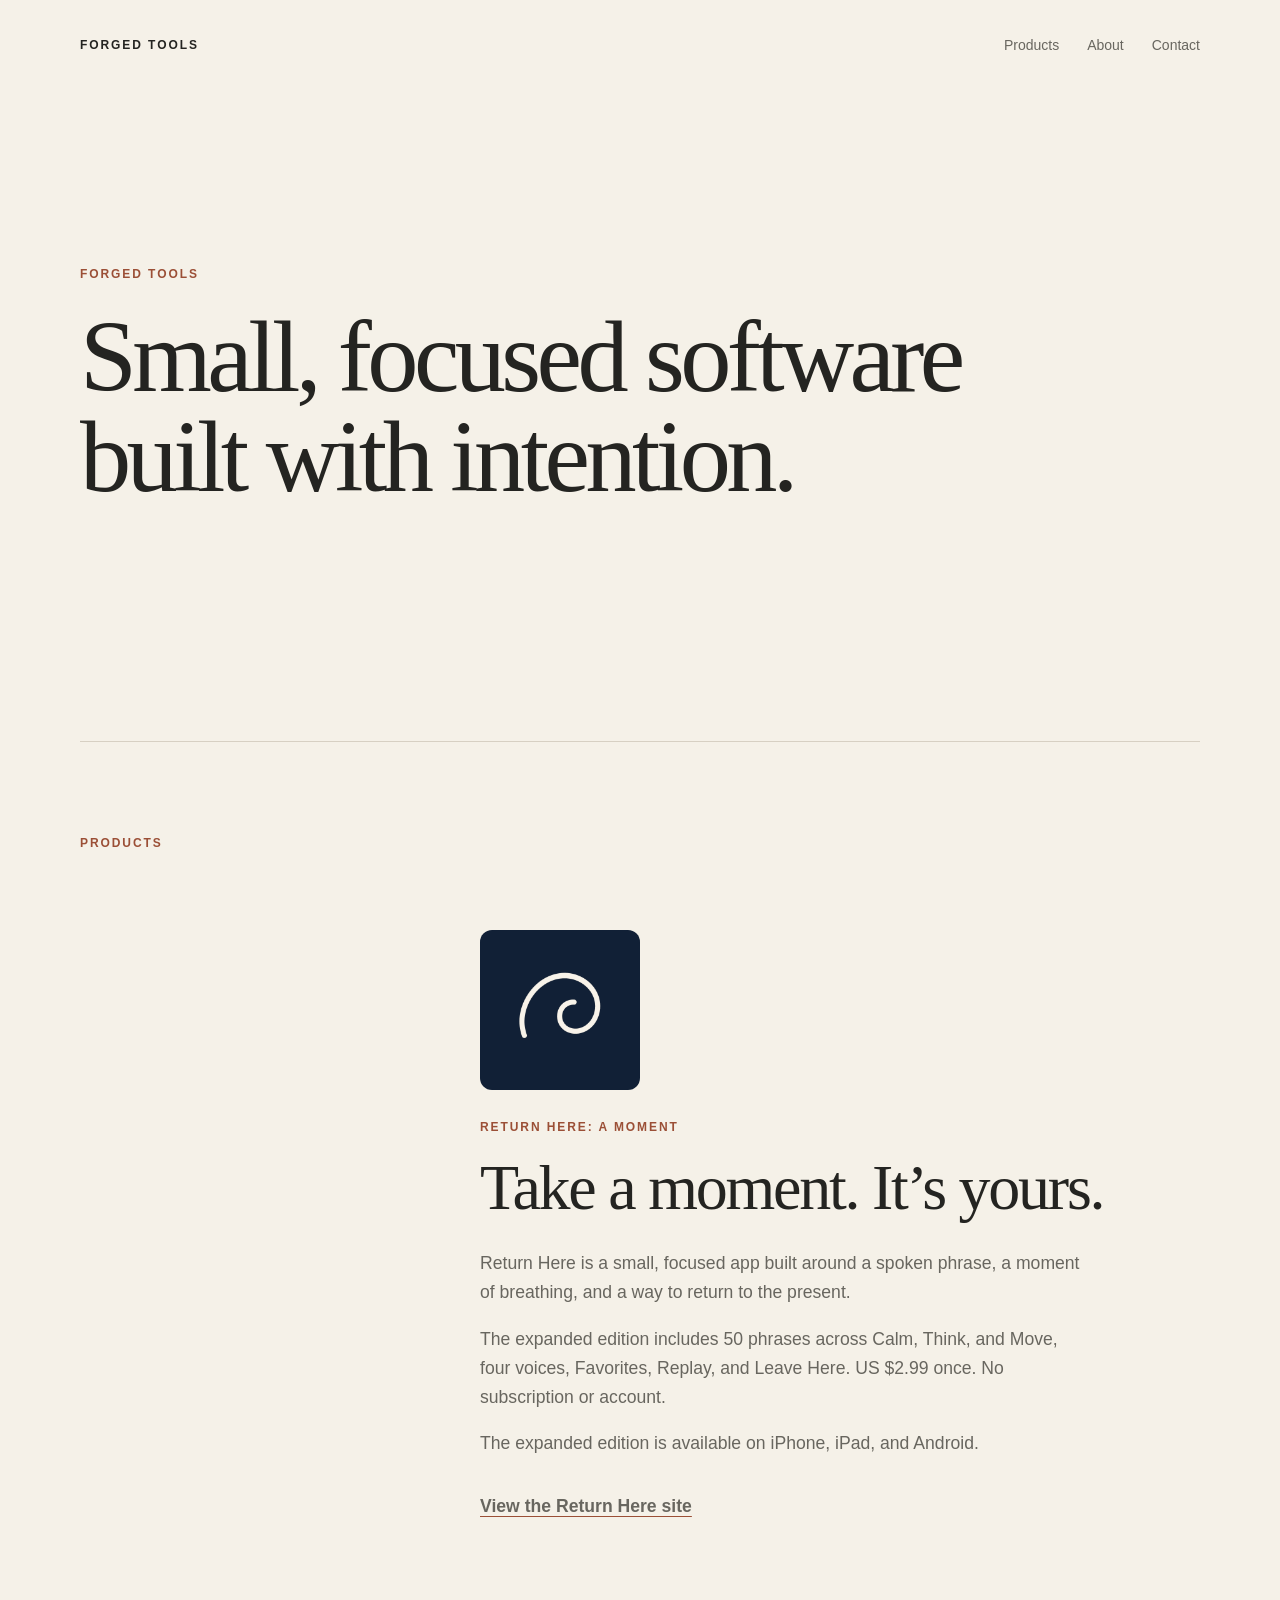
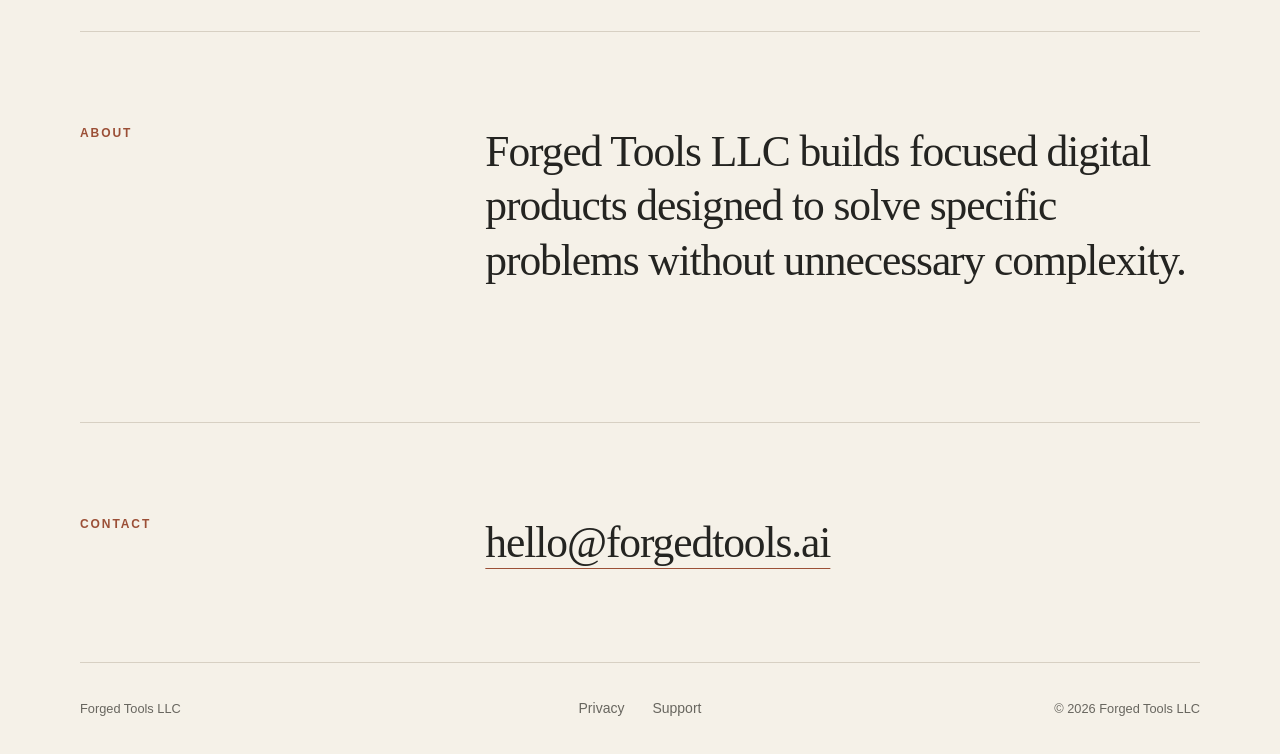
<file: index.html>
<!doctype html>
<html lang="en">
<head>
  <meta charset="utf-8">
  <meta name="viewport" content="width=device-width, initial-scale=1">
  <meta name="description" content="Forged Tools LLC builds small, focused software with intention.">
  <title>Forged Tools LLC — Focused Software</title>
  <link rel="canonical" href="https://forgedtools.ai/">
  <link rel="stylesheet" href="styles.css">
</head>
<body>
  <header class="site-header">
    <a class="wordmark" href="index.html" aria-label="Forged Tools home">Forged Tools</a>
    <nav aria-label="Primary navigation">
      <a href="#products">Products</a>
      <a href="#about">About</a>
      <a href="#contact">Contact</a>
    </nav>
  </header>

  <main>
    <section class="hero" aria-labelledby="hero-title">
      <p class="eyebrow">Forged Tools</p>
      <h1 id="hero-title">Small, focused software<br>built with intention.</h1>
    </section>

    <section class="section" id="products" aria-labelledby="products-title">
      <p class="section-label" id="products-title">Products</p>
      <article class="product">
        <img class="product-icon" src="/assets/return-here-icon.png" width="160" height="160" alt="Return Here cream spiral on navy">
        <p class="product-name">Return Here: A Moment</p>
        <h2>Take a moment. It’s yours.</h2>
        <p>Return Here is a small, focused app built around a spoken phrase, a moment of breathing, and a way to return to the present.</p>
        <p>The expanded edition includes 50 phrases across Calm, Think, and Move, four voices, Favorites, Replay, and Leave Here. US $2.99 once. No subscription or account.</p>
        <p>The expanded edition is available on iPhone, iPad, and Android.</p>
        <p class="status"><a href="/return-here/">View the Return Here site</a></p>
      </article>
    </section>

    <section class="section split" id="about" aria-labelledby="about-title">
      <h2 class="section-label" id="about-title">About</h2>
      <p class="lead">Forged Tools LLC builds focused digital products designed to solve specific problems without unnecessary complexity.</p>
    </section>

    <section class="section split" id="contact" aria-labelledby="contact-title">
      <h2 class="section-label" id="contact-title">Contact</h2>
      <a class="email" href="mailto:hello@forgedtools.ai">hello@forgedtools.ai</a>
    </section>
  </main>

  <footer class="site-footer">
    <p>Forged Tools LLC</p>
    <nav aria-label="Footer navigation">
      <a href="privacy.html">Privacy</a>
      <a href="support.html">Support</a>
    </nav>
    <p>© 2026 Forged Tools LLC</p>
  </footer>
</body>
</html>
</file>
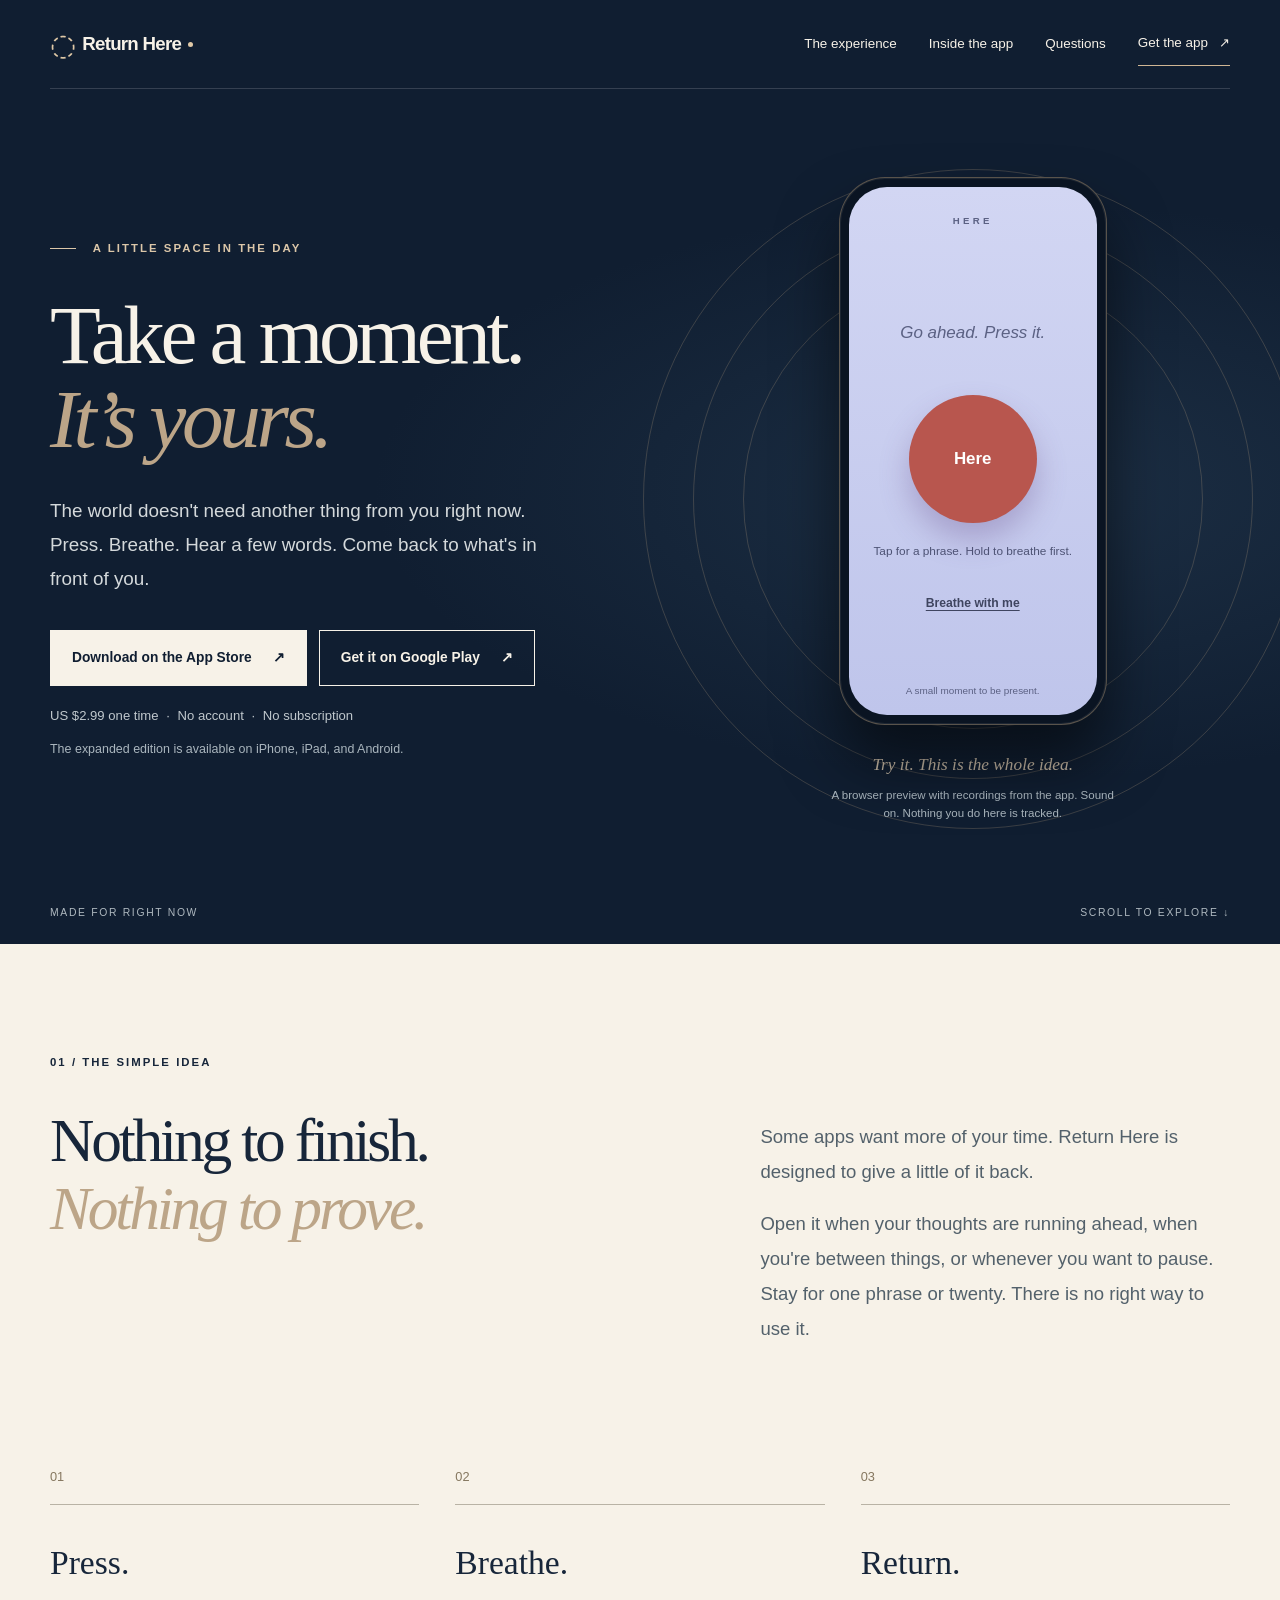
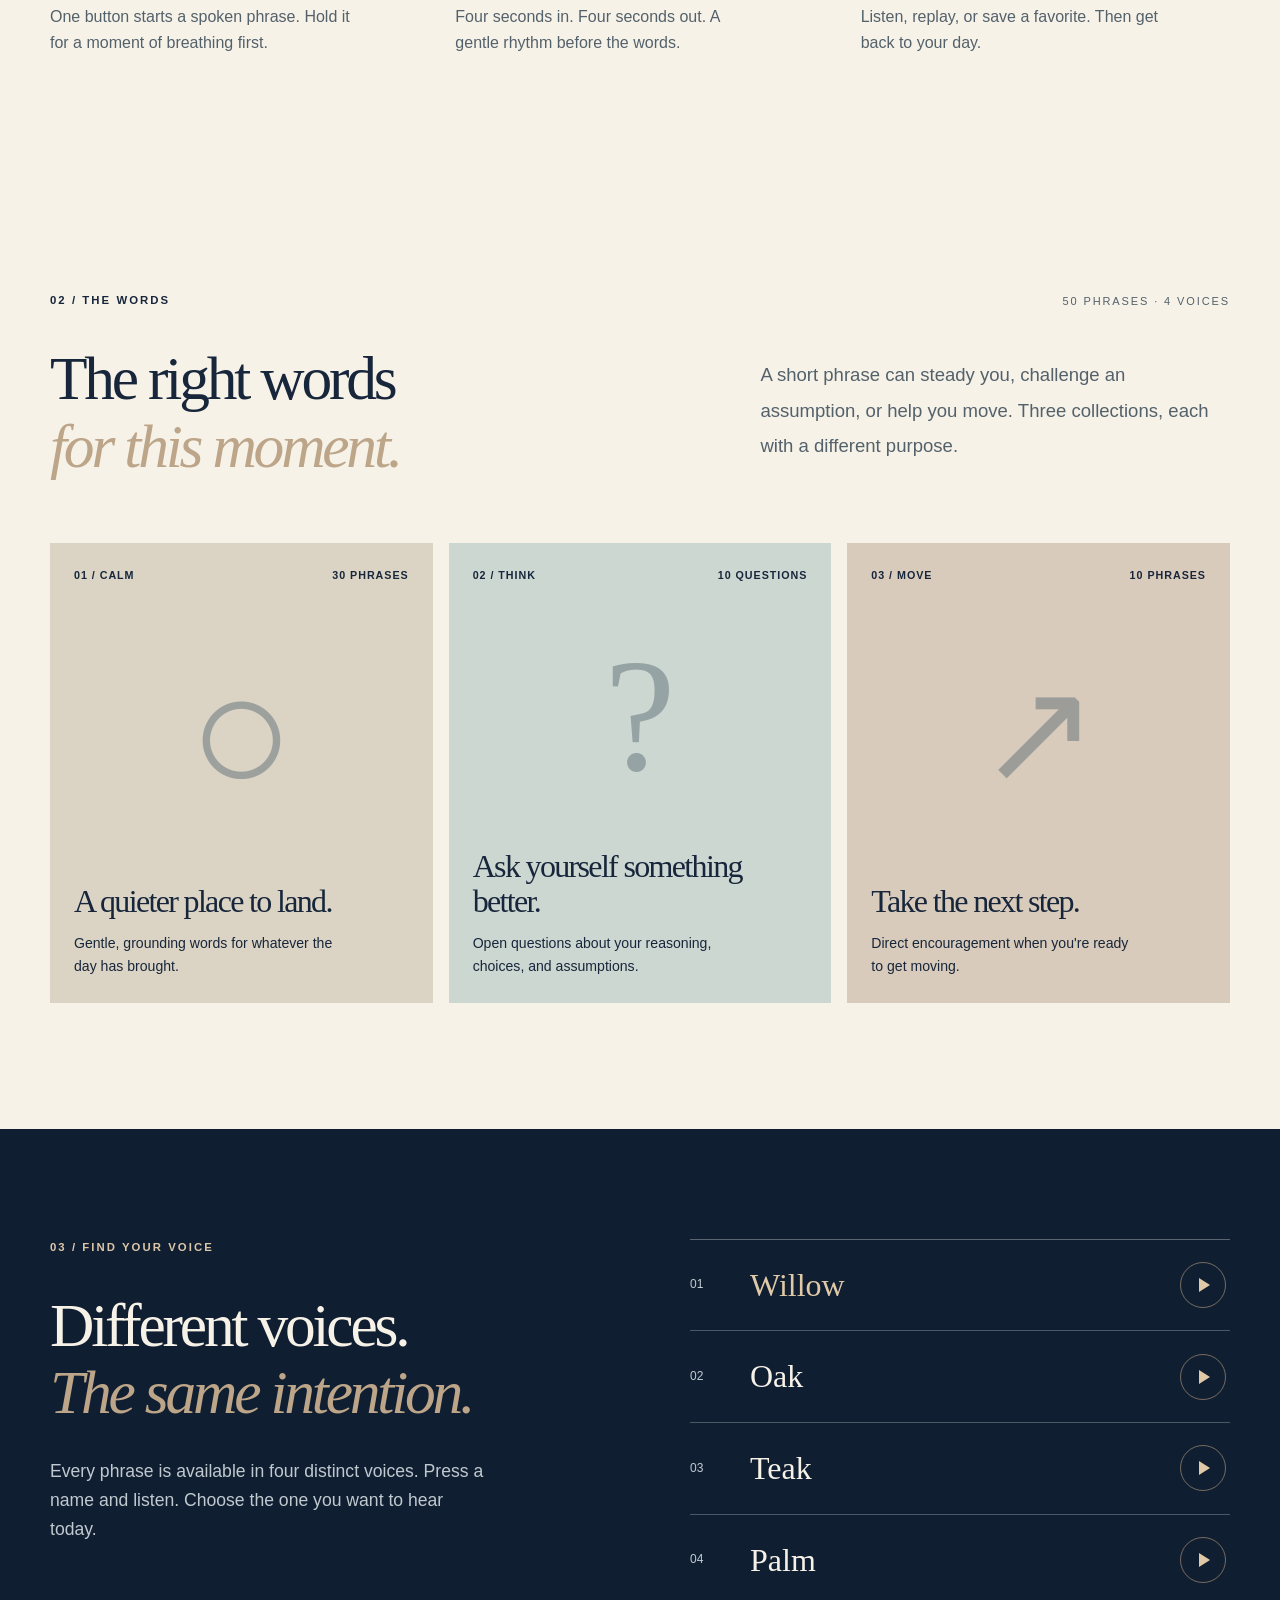
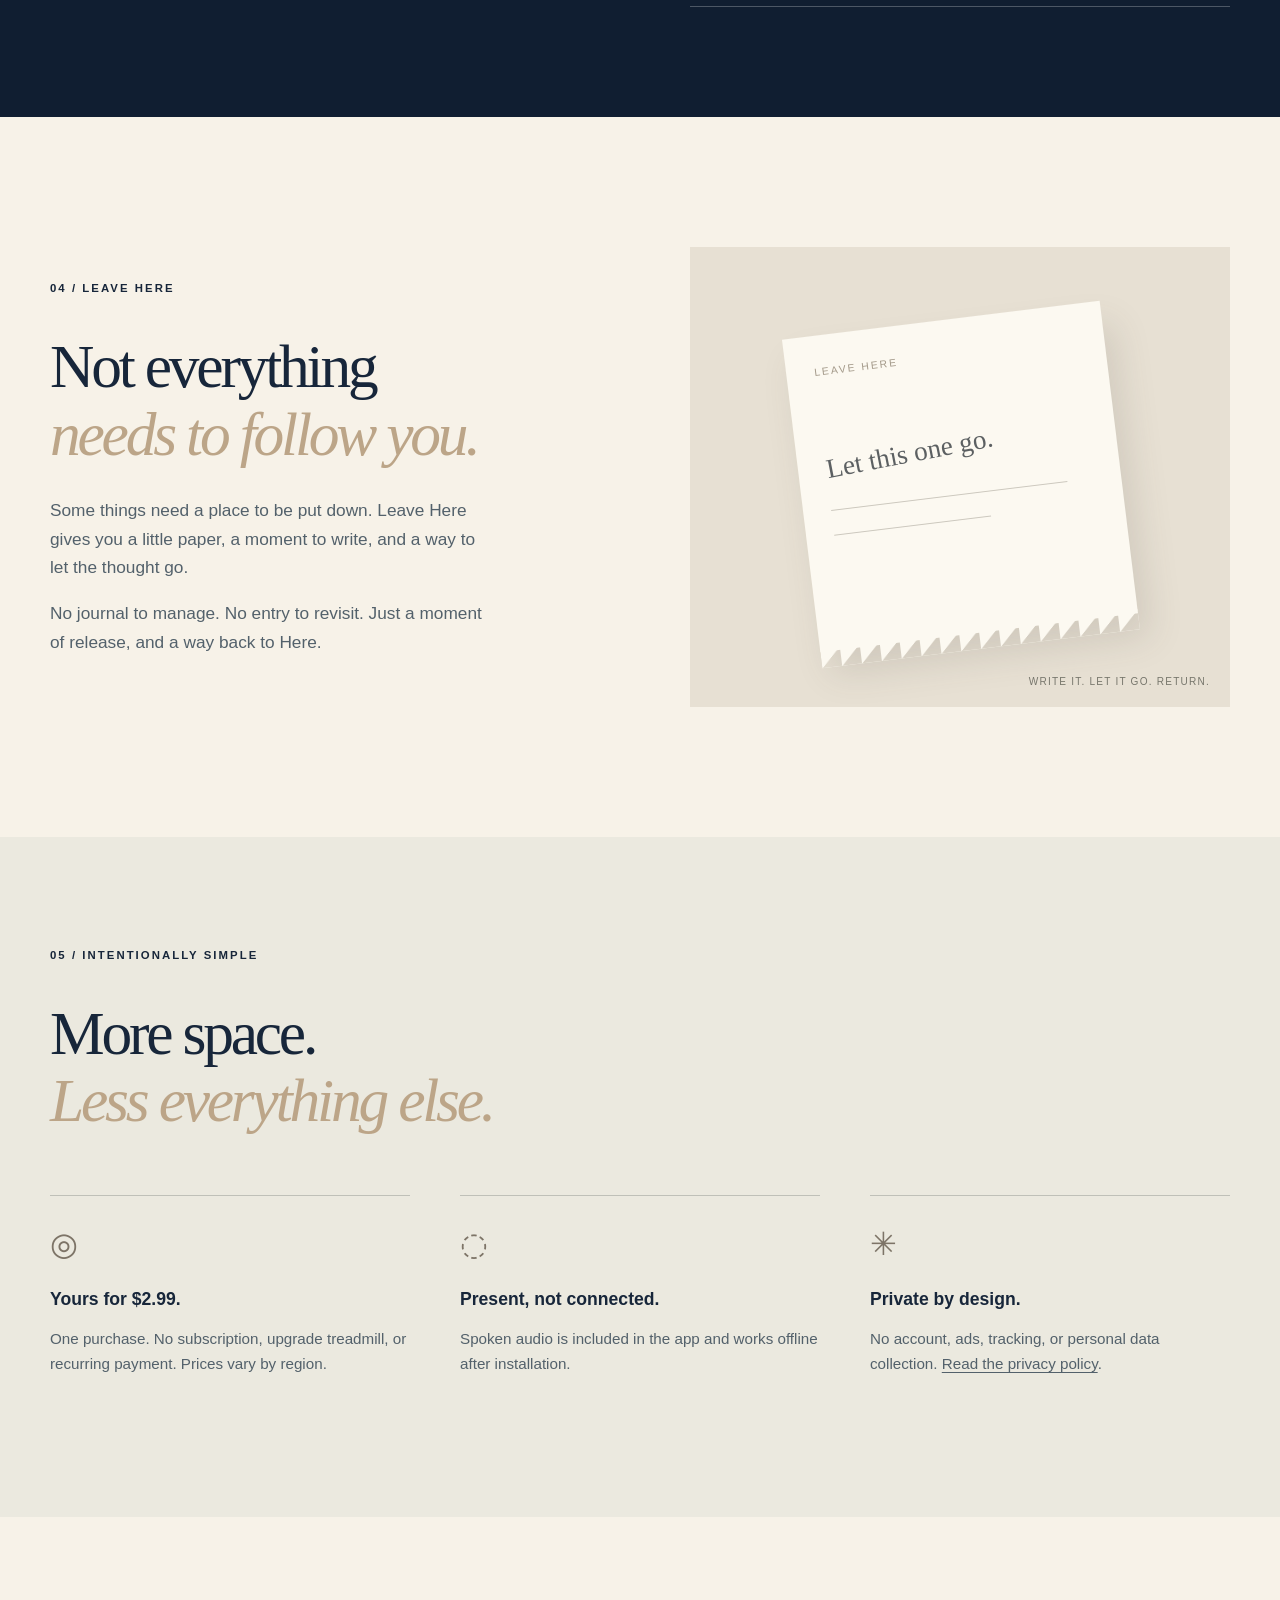
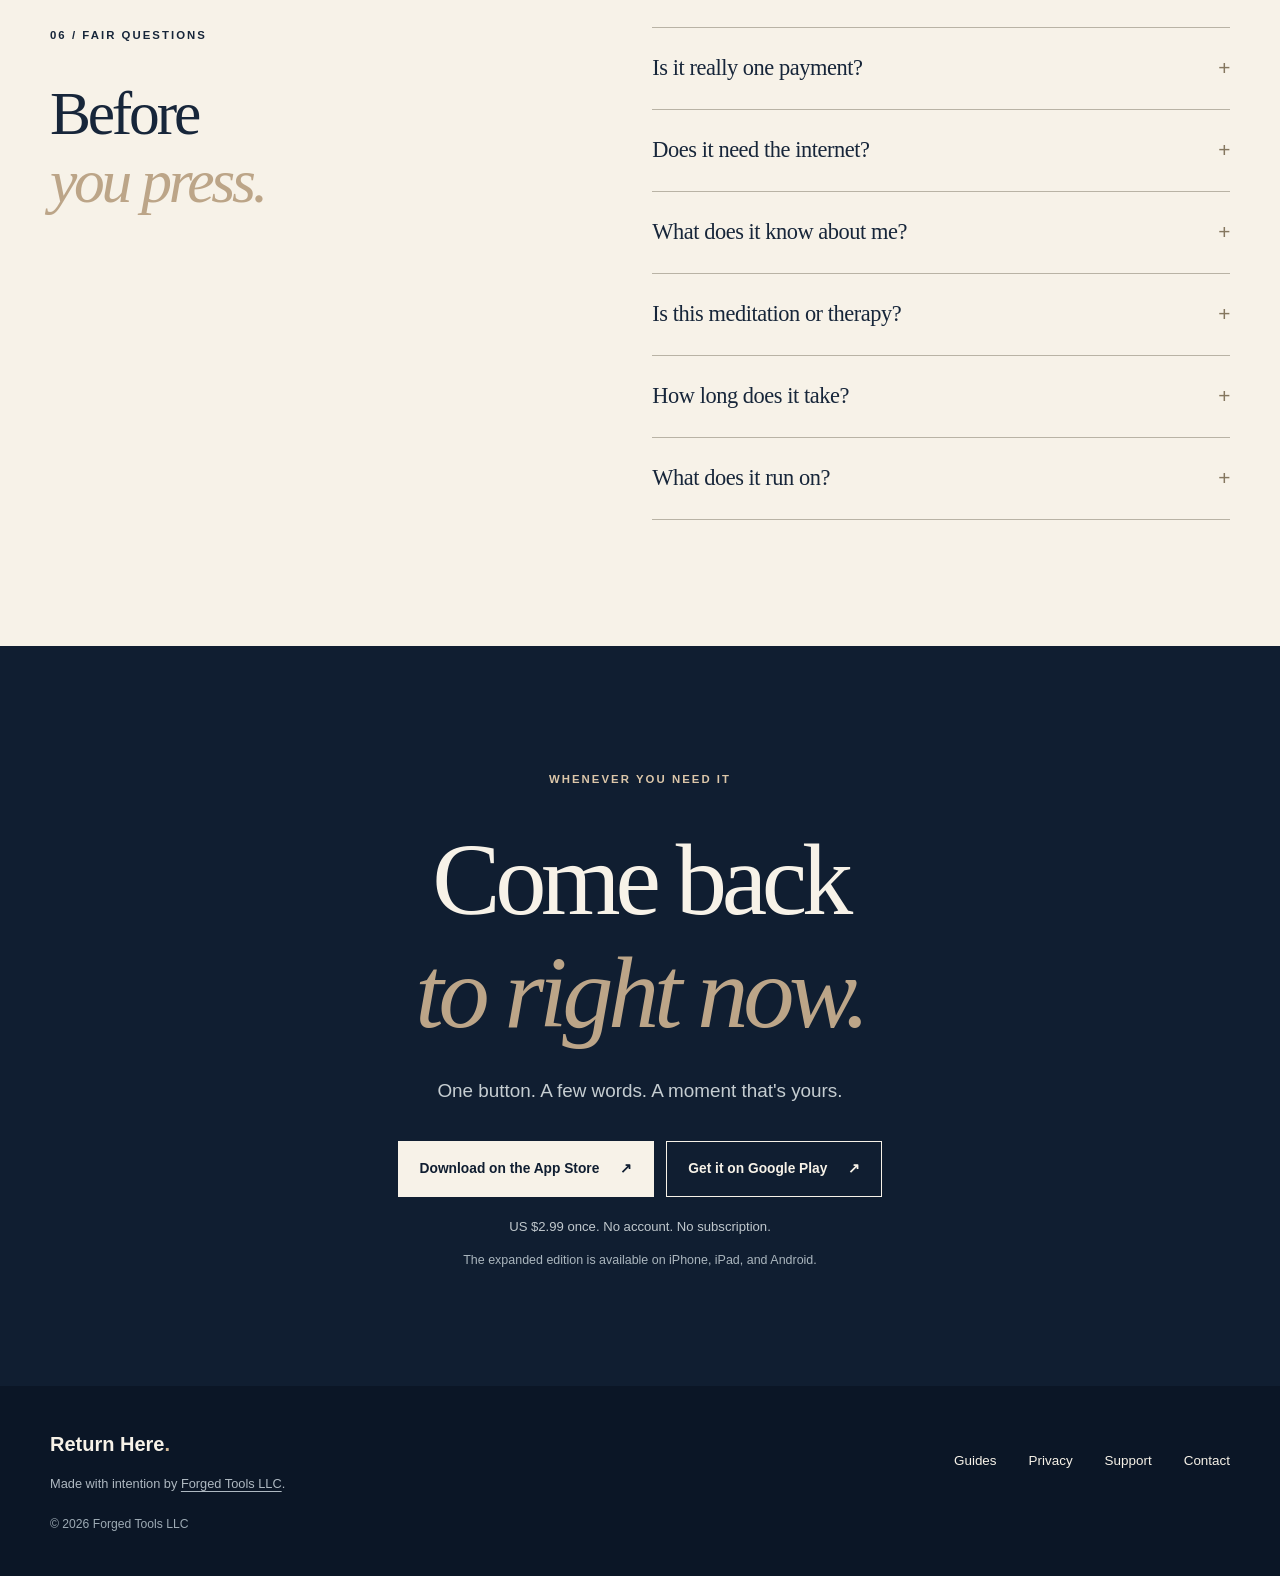
<file: return-here/index.html>
<!doctype html>
<html lang="en">
<head>
  <meta charset="utf-8">
  <meta name="viewport" content="width=device-width, initial-scale=1">
  <meta name="theme-color" content="#101e31">
  <meta name="description" content="Return Here: A Moment. One small pause, 50 spoken phrases across Calm, Think, and Move, four voices, breathing, and Leave Here. $2.99 once. No account or subscription.">
  <title>Return Here: A Moment — Take a moment. It’s yours.</title>
  <link rel="canonical" href="https://forgedtools.ai/return-here/">
  <link rel="icon" type="image/png" href="/assets/return-here-icon.png">
  <link rel="apple-touch-icon" href="/assets/return-here-icon.png">
  <meta property="og:type" content="website">
  <meta property="og:url" content="https://forgedtools.ai/return-here/">
  <meta property="og:title" content="Return Here — Take a moment. It’s yours.">
  <meta property="og:description" content="No feed. No streak. Just a small moment to breathe, listen, and return.">
  <meta property="og:image" content="https://forgedtools.ai/assets/return-here-social.png">
  <meta property="og:image:width" content="1200">
  <meta property="og:image:height" content="630">
  <meta property="og:image:alt" content="Return Here: Take a moment. It’s yours. A cream spiral on navy.">
  <meta name="twitter:card" content="summary_large_image">
  <link rel="stylesheet" href="/return-here.css?v=2026-11-live-demo-2">
  <script type="application/ld+json">
  {
    "@context": "https://schema.org",
    "@type": "MobileApplication",
    "name": "Return Here: A Moment",
    "url": "https://forgedtools.ai/return-here/",
    "image": "https://forgedtools.ai/assets/return-here-icon.png",
    "description": "One button, a moment of breathing, and a short spoken phrase. 50 phrases across Calm, Think, and Move in four voices. No account, ads, or tracking.",
    "operatingSystem": "iOS, Android",
    "offers": { "@type": "Offer", "price": "2.99", "priceCurrency": "USD" },
    "publisher": { "@type": "Organization", "name": "Forged Tools LLC", "url": "https://forgedtools.ai/" }
  }
  </script>
</head>
<body>
  <a class="skip-link" href="#main">Skip to content</a>
  <header class="site-header">
    <div class="wrap nav-wrap">
      <a class="wordmark" href="/return-here/" aria-label="Return Here home"><span class="wordmark-symbol" aria-hidden="true">◌</span> Return Here<span class="brand-dot" aria-hidden="true"></span></a>
      <nav aria-label="Main navigation">
        <a href="#experience">The experience</a>
        <a href="#inside">Inside the app</a>
        <a href="#questions">Questions</a>
        <a class="nav-download" href="#get-the-app">Get the app <span aria-hidden="true">↗</span></a>
      </nav>
    </div>
  </header>

  <main id="main">
    <section class="hero dark-panel" aria-labelledby="hero-title">
      <div class="hero-sheen" aria-hidden="true"></div>
      <div class="wrap hero-grid">
        <div class="hero-copy">
          <p class="eyebrow light-eyebrow"><span class="eyebrow-line" aria-hidden="true"></span> A little space in the day</p>
          <h1 id="hero-title">Take a moment.<br><em>It’s yours.</em></h1>
          <p class="hero-dek">The world doesn't need another thing from you right now. Press. Breathe. Hear a few words. Come back to what's in front of you.</p>
          <div class="store-buttons" aria-label="Download Return Here">
            <a class="button button-primary" data-store="ios" href="https://apps.apple.com/us/app/return-here-a-moment/id6803208554">Download on the App Store <span aria-hidden="true">↗</span></a>
            <a class="button button-primary" data-store="android" href="https://play.google.com/store/apps/details?id=ai.forgedtools.here&amp;referrer=utm_source%3Dforgedtools%26utm_medium%3Dwebsite%26utm_campaign%3Dreturn_here_120">Get it on Google Play <span aria-hidden="true">↗</span></a>
          </div>
          <p class="purchase">US $2.99 one time <span aria-hidden="true">·</span> No account <span aria-hidden="true">·</span> No subscription</p>
          <p class="release-note">The expanded edition is available on iPhone, iPad, and Android.</p>
        </div>
        <div class="hero-art">
          <div class="halo halo-one" aria-hidden="true"></div>
          <div class="halo halo-two" aria-hidden="true"></div>
          <div class="halo halo-three" aria-hidden="true"></div>
          <div class="phone" aria-label="Interactive preview of Return Here">
            <div class="phone-screen">
              <p class="phone-title" aria-hidden="true">HERE</p>
              <p class="phone-phrase is-soft" id="phrase" role="status">Go ahead. Press it.</p>
              <div class="press-wrap">
                <span class="press-ring" aria-hidden="true"></span>
                <button class="press" id="press" type="button">Here</button>
              </div>
              <p class="phone-hint" id="press-hint">Tap for a phrase. Hold to breathe first.</p>
              <button class="phone-link" id="breathe-auto" type="button">Breathe with me</button>
              <p class="phone-foot" aria-hidden="true">A small moment to be present.</p>
            </div>
          </div>
          <p class="hero-art-note">Try it. This is the whole idea.</p>
          <p class="hero-art-fine">A browser preview with recordings from the app. Sound on. Nothing you do here is tracked.</p>
        </div>
      </div>
      <div class="wrap hero-bottom"><span>MADE FOR RIGHT NOW</span><span>SCROLL TO EXPLORE <span aria-hidden="true">↓</span></span></div>
    </section>

    <section class="intro-section paper-panel" id="experience" aria-labelledby="experience-title">
      <div class="wrap">
        <p class="eyebrow">01 / The simple idea</p>
        <div class="editorial-grid">
          <h2 id="experience-title">Nothing to finish.<br><em>Nothing to prove.</em></h2>
          <div class="editorial-copy"><p>Some apps want more of your time. Return Here is designed to give a little of it back.</p><p>Open it when your thoughts are running ahead, when you're between things, or whenever you want to pause. Stay for one phrase or twenty. There is no right way to use it.</p></div>
        </div>
        <div class="steps" aria-label="How Return Here works">
          <article><span class="step-number">01</span><div class="step-rule"></div><h3>Press.</h3><p>One button starts a spoken phrase. Hold it for a moment of breathing first.</p></article>
          <article><span class="step-number">02</span><div class="step-rule"></div><h3>Breathe.</h3><p>Four seconds in. Four seconds out. A gentle rhythm before the words.</p></article>
          <article><span class="step-number">03</span><div class="step-rule"></div><h3>Return.</h3><p>Listen, replay, or save a favorite. Then get back to your day.</p></article>
        </div>
      </div>
    </section>

    <section class="inside-section paper-panel" id="inside" aria-labelledby="inside-title">
      <div class="wrap">
        <div class="section-top"><p class="eyebrow">02 / The words</p><span class="side-label">50 PHRASES · 4 VOICES</span></div>
        <div class="editorial-grid inside-header">
          <h2 id="inside-title">The right words<br><em>for this moment.</em></h2>
          <p class="editorial-copy">A short phrase can steady you, challenge an assumption, or help you move. Three collections, each with a different purpose.</p>
        </div>
        <div class="collections">
          <article class="collection collection-core"><div class="collection-top"><span>01 / CALM</span><span>30 PHRASES</span></div><div class="collection-art" aria-hidden="true"><span class="collection-mark core-mark">○</span></div><div class="collection-bottom"><h3>A quieter place to land.</h3><p>Gentle, grounding words for whatever the day has brought.</p></div></article>
          <article class="collection collection-think"><div class="collection-top"><span>02 / THINK</span><span>10 QUESTIONS</span></div><div class="collection-art" aria-hidden="true"><span class="collection-mark think-mark">?</span></div><div class="collection-bottom"><h3>Ask yourself something better.</h3><p>Open questions about your reasoning, choices, and assumptions.</p></div></article>
          <article class="collection collection-move"><div class="collection-top"><span>03 / MOVE</span><span>10 PHRASES</span></div><div class="collection-art" aria-hidden="true"><span class="collection-mark move-mark">↗</span></div><div class="collection-bottom"><h3>Take the next step.</h3><p>Direct encouragement when you're ready to get moving.</p></div></article>
        </div>
      </div>
    </section>

    <section class="voices-section dark-panel" id="voices" aria-labelledby="voices-title">
      <div class="wrap voices-grid">
        <div>
          <p class="eyebrow light-eyebrow">03 / Find your voice</p>
          <h2 id="voices-title">Different voices.<br><em>The same intention.</em></h2>
          <p>Every phrase is available in four distinct voices. Press a name and listen. Choose the one you want to hear today.</p>
        </div>
        <div class="voices-list" role="group" aria-label="Hear the four voices">
          <button type="button" class="voice" data-voice="willow" aria-pressed="true"><span class="voice-index">01</span><span class="voice-name">Willow</span><span class="voice-play" aria-hidden="true"></span><span class="visually-hidden">Play a phrase in this voice</span></button>
          <button type="button" class="voice" data-voice="oak" aria-pressed="false"><span class="voice-index">02</span><span class="voice-name">Oak</span><span class="voice-play" aria-hidden="true"></span><span class="visually-hidden">Play a phrase in this voice</span></button>
          <button type="button" class="voice" data-voice="teak" aria-pressed="false"><span class="voice-index">03</span><span class="voice-name">Teak</span><span class="voice-play" aria-hidden="true"></span><span class="visually-hidden">Play a phrase in this voice</span></button>
          <button type="button" class="voice" data-voice="palm" aria-pressed="false"><span class="voice-index">04</span><span class="voice-name">Palm</span><span class="voice-play" aria-hidden="true"></span><span class="visually-hidden">Play a phrase in this voice</span></button>
        </div>
      </div>
    </section>

    <section class="leave-section paper-panel" aria-labelledby="leave-title">
      <div class="wrap leave-grid">
        <div class="leave-copy">
          <p class="eyebrow">04 / Leave Here</p>
          <h2 id="leave-title">Not everything<br><em>needs to follow you.</em></h2>
          <p>Some things need a place to be put down. Leave Here gives you a little paper, a moment to write, and a way to let the thought go.</p>
          <p>No journal to manage. No entry to revisit. Just a moment of release, and a way back to Here.</p>
        </div>
        <div class="paper-stage" aria-label="Illustration of a note drifting away">
          <div class="paper-sheet"><p class="paper-caption">LEAVE HERE</p><p class="paper-handwriting">Let this one go.</p><span class="paper-line"></span><span class="paper-line short"></span><div class="paper-tear" aria-hidden="true"></div></div>
          <span class="paper-stage-label">WRITE IT. LET IT GO. RETURN.</span>
        </div>
      </div>
    </section>

    <section class="principles-section mist-panel" aria-labelledby="principles-title">
      <div class="wrap">
        <p class="eyebrow">05 / Intentionally simple</p>
        <h2 id="principles-title">More space.<br><em>Less everything else.</em></h2>
        <div class="principles">
          <article><span class="principle-icon" aria-hidden="true">◎</span><h3>Yours for $2.99.</h3><p>One purchase. No subscription, upgrade treadmill, or recurring payment. Prices vary by region.</p></article>
          <article><span class="principle-icon" aria-hidden="true">◌</span><h3>Present, not connected.</h3><p>Spoken audio is included in the app and works offline after installation.</p></article>
          <article><span class="principle-icon" aria-hidden="true">✳</span><h3>Private by design.</h3><p>No account, ads, tracking, or personal data collection. <a href="/privacy.html">Read the privacy policy</a>.</p></article>
        </div>
      </div>
    </section>

    <section class="faq-section paper-panel" id="questions" aria-labelledby="faq-title">
      <div class="wrap faq-grid">
        <div>
          <p class="eyebrow">06 / Fair questions</p>
          <h2 id="faq-title">Before<br><em>you press.</em></h2>
        </div>
        <div class="faq-list">
          <details><summary>Is it really one payment?</summary><p>Yes. US $2.99 once, and it’s yours. No subscription, no upgrades to buy later. Prices vary by region.</p></details>
          <details><summary>Does it need the internet?</summary><p>No. The spoken audio is included in the app and works offline after installation.</p></details>
          <details><summary>What does it know about me?</summary><p>Nothing. No account, no ads, no tracking, no personal data collection. <a href="/privacy.html">Read the privacy policy</a>.</p></details>
          <details><summary>Is this meditation or therapy?</summary><p>Neither. It’s a short pause: a button, a breath, a few words. It isn’t medical or mental health care.</p></details>
          <details><summary>How long does it take?</summary><p>As long as you like. One phrase takes a few seconds. Stay for one or twenty.</p></details>
          <details><summary>What does it run on?</summary><p>iPhone, iPad, and Android.</p></details>
        </div>
      </div>
    </section>

    <section class="final-section dark-panel" id="get-the-app" aria-labelledby="final-title">
      <div class="wrap final-inner">
        <p class="eyebrow light-eyebrow">WHENEVER YOU NEED IT</p>
        <h2 id="final-title">Come back<br><em>to right now.</em></h2>
        <p>One button. A few words. A moment that's yours.</p>
        <div class="store-buttons" aria-label="Download Return Here">
          <a class="button button-primary" data-store="ios" href="https://apps.apple.com/us/app/return-here-a-moment/id6803208554">Download on the App Store <span aria-hidden="true">↗</span></a>
          <a class="button button-primary" data-store="android" href="https://play.google.com/store/apps/details?id=ai.forgedtools.here&amp;referrer=utm_source%3Dforgedtools%26utm_medium%3Dwebsite%26utm_campaign%3Dreturn_here_120">Get it on Google Play <span aria-hidden="true">↗</span></a>
        </div>
        <p class="purchase">US $2.99 once. No account. No subscription.</p>
        <p class="release-note">The expanded edition is available on iPhone, iPad, and Android.</p>
      </div>
    </section>
  </main>

  <footer class="site-footer">
    <div class="wrap footer-grid">
      <div><a class="footer-brand" href="/return-here/">Return Here<span aria-hidden="true">.</span></a><p>Made with intention by <a href="/">Forged Tools LLC</a>.</p></div>
      <nav aria-label="Footer navigation"><a href="/return-here/guides/">Guides</a><a href="/privacy.html">Privacy</a><a href="/support.html">Support</a><a href="mailto:hello@forgedtools.ai">Contact</a></nav>
      <span class="copyright">© 2026 Forged Tools LLC</span>
    </div>
  </footer>
  <div class="sticky-cta" id="sticky-cta" hidden>
    <span><strong>Return Here</strong> US $2.99 once</span>
    <a class="button button-primary" id="sticky-link" href="#get-the-app">Get the app <span aria-hidden="true">↗</span></a>
  </div>
  <script>
    (() => {
      /* --- Store buttons: put the visitor's own store first. Runs in the browser; nothing is sent anywhere. --- */
      const ua = navigator.userAgent || '';
      const isIOS = /iPhone|iPad|iPod/.test(ua) || (/Macintosh/.test(ua) && navigator.maxTouchPoints > 1);
      const isAndroid = /Android/.test(ua);
      const mine = isIOS ? 'ios' : isAndroid ? 'android' : null;
      if (mine) {
        document.querySelectorAll('.store-buttons').forEach((group) => {
          const own = group.querySelector('[data-store="' + mine + '"]');
          const other = group.querySelector('[data-store]:not([data-store="' + mine + '"])');
          if (!own || !other) return;
          group.prepend(own);
          other.classList.replace('button-primary', 'button-outline');
        });
        const own = document.querySelector('[data-store="' + mine + '"]');
        const sticky = document.getElementById('sticky-link');
        if (own && sticky) sticky.href = own.href;
      }

      /* --- The pressable preview --- */
      const phrases = [
        { id: '05', text: 'The weight does not have to be carried all at once.' },
        { id: '08', text: 'Move forward without rushing.' },
        { id: '13', text: 'You can handle what comes next.' }
      ];
      const voiceNames = { willow: 'Willow', oak: 'Oak', teak: 'Teak', palm: 'Palm' };
      const voiceButtons = document.querySelectorAll('.voice');
      const clipUrl = (voiceId, phraseId) => '/assets/audio/' + voiceId + '-' + phraseId + '.mp3';
      const player = new Audio();
      player.preload = 'none';
      let voice = 'willow', unlocked = false, playingButton = null;
      function markPlaying(button) {
        if (playingButton) playingButton.classList.remove('is-playing');
        playingButton = button;
        if (button) button.classList.add('is-playing');
      }
      function stopAudio() { player.pause(); markPlaying(null); }
      function speak(phraseId, button) {
        stopAudio();
        player.muted = false;
        player.src = clipUrl(voice, phraseId);
        markPlaying(button || null);
        const attempt = player.play();
        if (attempt) attempt.catch(() => markPlaying(null)); /* words still show if sound is blocked */
      }
      /* Phones only allow sound that starts from a touch. A held breath ends 8 seconds later, so wake the player on the touch itself. */
      function unlock() {
        if (unlocked) return;
        unlocked = true;
        player.muted = true;
        player.src = clipUrl(voice, phrases[0].id);
        const attempt = player.play();
        if (attempt) attempt.then(() => { player.pause(); player.muted = false; }).catch(() => { player.muted = false; });
      }
      player.addEventListener('ended', () => markPlaying(null));
      function chooseVoice(voiceId) {
        voice = voiceId;
        voiceButtons.forEach((button) => button.setAttribute('aria-pressed', String(button.dataset.voice === voiceId)));
      }
      voiceButtons.forEach((button) => {
        button.addEventListener('click', () => {
          if (playingButton === button) { stopAudio(); return; }
          unlocked = true;
          chooseVoice(button.dataset.voice);
          speak(phrases[0].id, button);
        });
      });
      const press = document.getElementById('press');
      const phrase = document.getElementById('phrase');
      const hint = document.getElementById('press-hint');
      const auto = document.getElementById('breathe-auto');
      const HOLD_MS = 350;
      let index = -1, shown = 0, swapId = 0;
      let holdTimer = null, breathTimers = [], breathing = false, held = false, skipClick = false;

      function setText(text, soft) {
        const id = ++swapId;
        phrase.classList.add('is-swapping');
        window.setTimeout(() => {
          if (id !== swapId) return;
          phrase.textContent = text;
          phrase.classList.toggle('is-soft', soft);
          phrase.classList.remove('is-swapping');
        }, 220);
      }
      function stopBreath() {
        breathTimers.forEach(window.clearTimeout);
        breathTimers = [];
        breathing = false;
        press.classList.remove('is-inhale', 'is-exhale');
      }
      function showPhrase() {
        stopBreath();
        index = (index + 1) % phrases.length;
        shown += 1;
        press.classList.add('is-touched');
        setText(phrases[index].text, false);
        speak(phrases[index].id);
        hint.textContent = shown < 3
          ? 'Spoken by ' + voiceNames[voice] + '. Hold to breathe first.'
          : '47 more in the app. Four voices to choose from below.';
      }
      function startBreath() {
        stopBreath();
        stopAudio();
        breathing = true;
        press.classList.add('is-touched', 'is-inhale');
        setText('Breathe in.', true);
        breathTimers.push(window.setTimeout(() => {
          press.classList.replace('is-inhale', 'is-exhale');
          setText('Breathe out.', true);
        }, 4000));
        breathTimers.push(window.setTimeout(showPhrase, 8000));
      }
      press.addEventListener('pointerdown', (event) => {
        if (event.button) return;
        unlock();
        held = false;
        window.clearTimeout(holdTimer);
        holdTimer = window.setTimeout(() => { held = true; startBreath(); }, HOLD_MS);
      });
      function release() {
        window.clearTimeout(holdTimer);
        if (!held) return;
        held = false;
        skipClick = true;
        window.setTimeout(() => { skipClick = false; }, 400);
        if (breathing) showPhrase(); /* letting go early plays the next phrase, as in the app */
      }
      press.addEventListener('pointerup', release);
      press.addEventListener('pointercancel', release);
      press.addEventListener('pointerleave', release);
      press.addEventListener('contextmenu', (event) => event.preventDefault());
      press.addEventListener('click', () => {
        if (skipClick) { skipClick = false; return; }
        showPhrase();
      });
      auto.addEventListener('click', () => { unlock(); startBreath(); });
      document.addEventListener('visibilitychange', () => {
        if (!document.hidden) return;
        stopAudio();
        if (breathing) { stopBreath(); setText('Go ahead. Press it.', true); }
      });

      /* --- Small-screen download bar: appears once the hero buttons scroll away --- */
      const bar = document.getElementById('sticky-cta');
      const heroButtons = document.querySelector('.hero .store-buttons');
      const finalSection = document.getElementById('get-the-app');
      if (bar && 'IntersectionObserver' in window) {
        const seen = new Map();
        const update = () => {
          const show = seen.get(heroButtons) === false && seen.get(finalSection) !== true
            && heroButtons.getBoundingClientRect().top < 0;
          bar.hidden = false;
          bar.classList.toggle('is-visible', show);
        };
        const watcher = new IntersectionObserver((entries) => {
          entries.forEach((entry) => seen.set(entry.target, entry.isIntersecting));
          update();
        });
        watcher.observe(heroButtons);
        watcher.observe(finalSection);
      }

      /* --- Sections ease in as they arrive (skipped when reduced motion is on) --- */
      const calm = window.matchMedia('(prefers-reduced-motion: reduce)').matches;
      if (!calm && 'IntersectionObserver' in window) {
        const items = document.querySelectorAll('main section:not(.hero) .wrap > *, .steps article, .collection, .voices-list > .voice, .principles article, .faq-list details');
        const reveal = new IntersectionObserver((entries) => {
          entries.forEach((entry) => {
            if (!entry.isIntersecting) return;
            entry.target.classList.add('is-in');
            reveal.unobserve(entry.target);
          });
        }, { rootMargin: '0px 0px -8% 0px' });
        items.forEach((item) => { item.classList.add('reveal'); reveal.observe(item); });
      }
    })();
  </script>
</body>
</html>
</file>
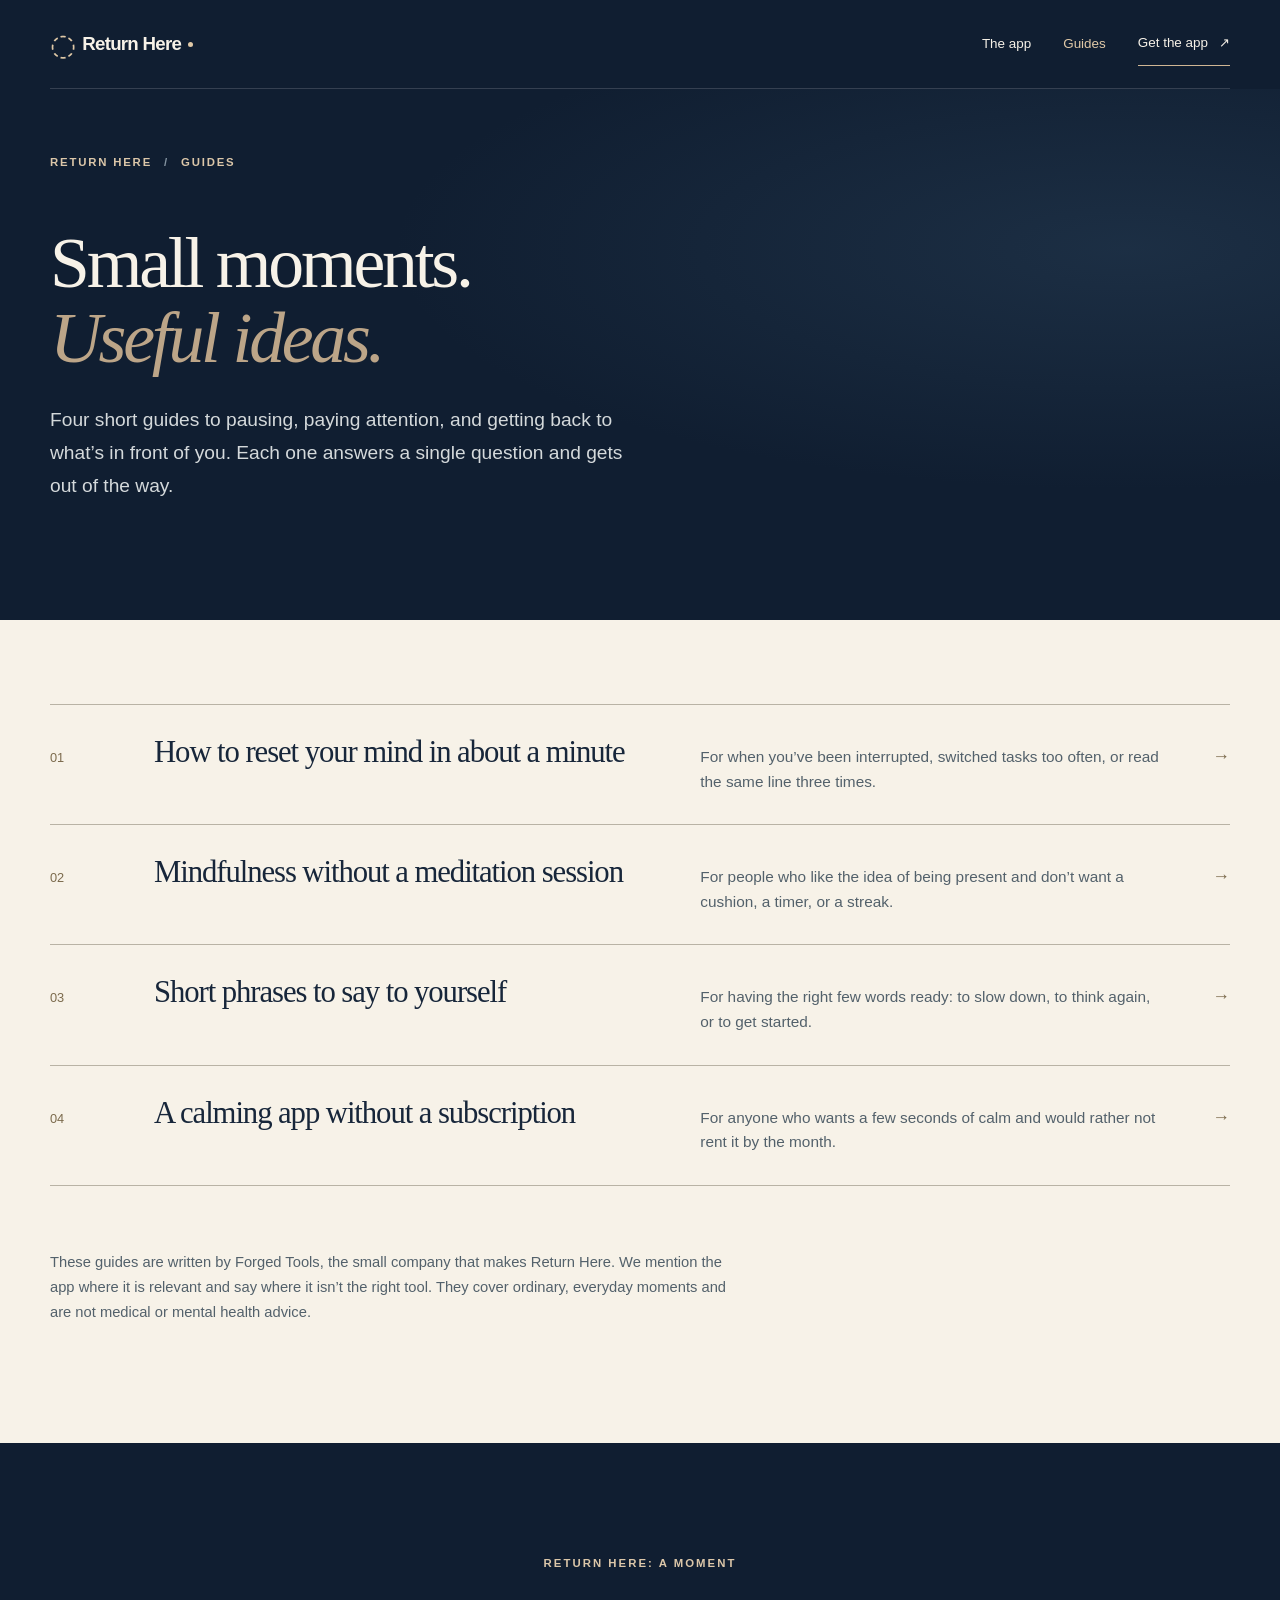
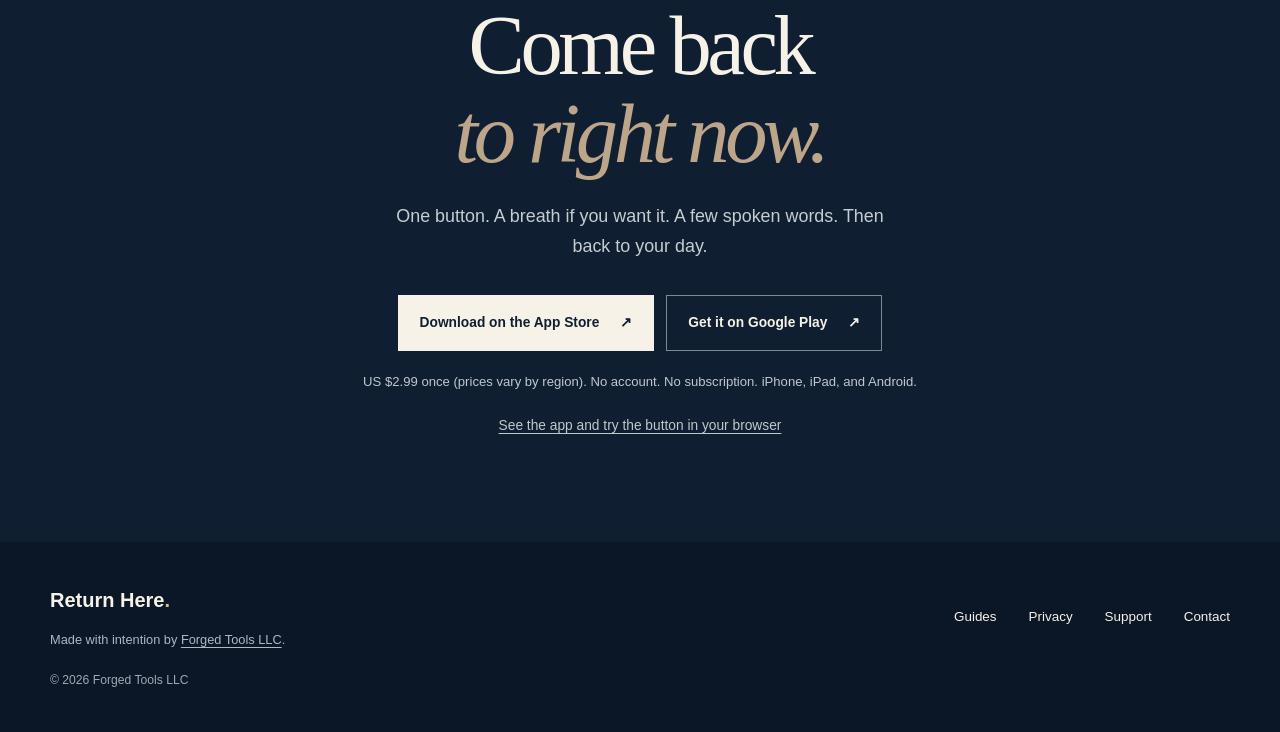
<file: return-here/guides/index.html>
<!doctype html>
<html lang="en">
<head>
  <meta charset="utf-8">
  <meta name="viewport" content="width=device-width, initial-scale=1">
  <meta name="theme-color" content="#101e31">
  <title>Guides: short pauses, everyday mindfulness, calmer apps | Return Here</title>
  <meta name="description" content="Four short guides from the makers of Return Here: a one-minute mental reset, mindfulness without meditating, phrases worth keeping, and no-subscription calming apps.">
  <link rel="canonical" href="https://forgedtools.ai/return-here/guides/">
  <link rel="icon" type="image/png" href="/assets/return-here-icon.png">
  <link rel="apple-touch-icon" href="/assets/return-here-icon.png">
  <meta property="og:type" content="website">
  <meta property="og:site_name" content="Return Here">
  <meta property="og:url" content="https://forgedtools.ai/return-here/guides/">
  <meta property="og:title" content="Return Here guides">
  <meta property="og:description" content="Four short guides from the makers of Return Here: a one-minute mental reset, mindfulness without meditating, phrases worth keeping, and no-subscription calming apps.">
  <meta property="og:image" content="https://forgedtools.ai/assets/return-here-social.png">
  <meta property="og:image:width" content="1200">
  <meta property="og:image:height" content="630">
  <meta property="og:image:alt" content="Return Here: Take a moment. It’s yours. A cream spiral on navy.">
  <meta name="twitter:card" content="summary_large_image">
  <link rel="stylesheet" href="/return-here-guides.css?v=2026-11-guides-2">
  <script src="/return-here-guides.js?v=2026-11-guides-2" defer></script>
  <script type="application/ld+json">{"@context": "https://schema.org", "@type": "CollectionPage", "name": "Return Here guides", "description": "Four short guides from the makers of Return Here: a one-minute mental reset, mindfulness without meditating, phrases worth keeping, and no-subscription calming apps.", "url": "https://forgedtools.ai/return-here/guides/", "isPartOf": {"@type": "WebSite", "name": "Return Here", "url": "https://forgedtools.ai/return-here/"}, "publisher": {"@type": "Organization", "name": "Forged Tools LLC", "url": "https://forgedtools.ai/"}, "mainEntity": {"@type": "ItemList", "itemListElement": [{"@type": "ListItem", "position": 1, "name": "How to reset your mind in about a minute", "url": "https://forgedtools.ai/return-here/guides/quick-mental-reset/"}, {"@type": "ListItem", "position": 2, "name": "Mindfulness without a meditation session", "url": "https://forgedtools.ai/return-here/guides/mindfulness-without-meditation/"}, {"@type": "ListItem", "position": 3, "name": "Short phrases to say to yourself", "url": "https://forgedtools.ai/return-here/guides/short-spoken-reminders/"}, {"@type": "ListItem", "position": 4, "name": "A calming app without a subscription", "url": "https://forgedtools.ai/return-here/guides/calming-app-without-subscription/"}]}}</script>
  <script type="application/ld+json">{"@context": "https://schema.org", "@type": "BreadcrumbList", "itemListElement": [{"@type": "ListItem", "position": 1, "name": "Return Here", "item": "https://forgedtools.ai/return-here/"}, {"@type": "ListItem", "position": 2, "name": "Guides"}]}</script>
</head>
<body>
  <a class="skip-link" href="#main">Skip to content</a>
  <header class="site-header">
    <div class="wrap nav-wrap">
      <a class="wordmark" href="/return-here/" aria-label="Return Here home"><span class="wordmark-symbol" aria-hidden="true">◌</span> Return Here<span class="brand-dot" aria-hidden="true"></span></a>
      <nav aria-label="Main navigation">
        <a class="nav-app" href="/return-here/">The app</a>
        <a href="/return-here/guides/" aria-current="page">Guides</a>
        <a class="nav-download" href="#get-the-app">Get the app <span aria-hidden="true">↗</span></a>
      </nav>
    </div>
  </header>

  <main id="main">
    <header class="guide-hero dark-panel">
      <div class="wrap">
        <nav class="crumbs" aria-label="Breadcrumb"><ol><li><a href="/return-here/">Return Here</a></li><li aria-current="page">Guides</li></ol></nav>
        <h1>Small moments.<br><em>Useful ideas.</em></h1>
        <p class="guide-dek">Four short guides to pausing, paying attention, and getting back to what’s in front of you. Each one answers a single question and gets out of the way.</p>
      </div>
    </header>

    <div class="index-body">
      <div class="wrap">
        <h2 class="visually-hidden">All guides</h2>
        <ol class="guide-list">
          <li><a href="/return-here/guides/quick-mental-reset/"><span class="guide-num">01</span><span class="guide-title">How to reset your mind in about a minute</span><span class="guide-for">For when you’ve been interrupted, switched tasks too often, or read the same line three times.</span><span class="guide-arrow" aria-hidden="true">→</span></a></li>
          <li><a href="/return-here/guides/mindfulness-without-meditation/"><span class="guide-num">02</span><span class="guide-title">Mindfulness without a meditation session</span><span class="guide-for">For people who like the idea of being present and don’t want a cushion, a timer, or a streak.</span><span class="guide-arrow" aria-hidden="true">→</span></a></li>
          <li><a href="/return-here/guides/short-spoken-reminders/"><span class="guide-num">03</span><span class="guide-title">Short phrases to say to yourself</span><span class="guide-for">For having the right few words ready: to slow down, to think again, or to get started.</span><span class="guide-arrow" aria-hidden="true">→</span></a></li>
          <li><a href="/return-here/guides/calming-app-without-subscription/"><span class="guide-num">04</span><span class="guide-title">A calming app without a subscription</span><span class="guide-for">For anyone who wants a few seconds of calm and would rather not rent it by the month.</span><span class="guide-arrow" aria-hidden="true">→</span></a></li>
        </ol>
        <p class="index-about">These guides are written by Forged Tools, the small company that makes Return Here. We mention the app where it is relevant and say where it isn’t the right tool. They cover ordinary, everyday moments and are not medical or mental health advice.</p>
      </div>
    </div>

    <section class="final-section dark-panel" id="get-the-app" aria-labelledby="final-title">
      <div class="wrap final-inner">
        <p class="eyebrow light-eyebrow">Return Here: A Moment</p>
        <h2 id="final-title">Come back<br><em>to right now.</em></h2>
        <p class="final-lede">One button. A breath if you want it. A few spoken words. Then back to your day.</p>
        <div class="store-buttons" aria-label="Download Return Here">
          <a class="button button-primary" data-store="ios" href="https://apps.apple.com/us/app/return-here-a-moment/id6803208554">Download on the App Store <span aria-hidden="true">↗</span></a>
          <a class="button button-outline" data-store="android" href="https://play.google.com/store/apps/details?id=ai.forgedtools.here&amp;referrer=utm_source%3Dforgedtools%26utm_medium%3Dguides%26utm_campaign%3Dguides-index">Get it on Google Play <span aria-hidden="true">↗</span></a>
        </div>
        <p class="purchase">US $2.99 once (prices vary by region). No account. No subscription. iPhone, iPad, and Android.</p>
        <p class="final-more"><a href="/return-here/">See the app and try the button in your browser</a></p>
      </div>
    </section>
  </main>

  <footer class="site-footer">
    <div class="wrap footer-grid">
      <div><a class="footer-brand" href="/return-here/">Return Here<span aria-hidden="true">.</span></a><p>Made with intention by <a href="/">Forged Tools LLC</a>.</p></div>
      <nav aria-label="Footer navigation"><a href="/return-here/guides/">Guides</a><a href="/privacy.html">Privacy</a><a href="/support.html">Support</a><a href="mailto:hello@forgedtools.ai">Contact</a></nav>
      <span class="copyright">© 2026 Forged Tools LLC</span>
    </div>
  </footer>
</body>
</html>
</file>
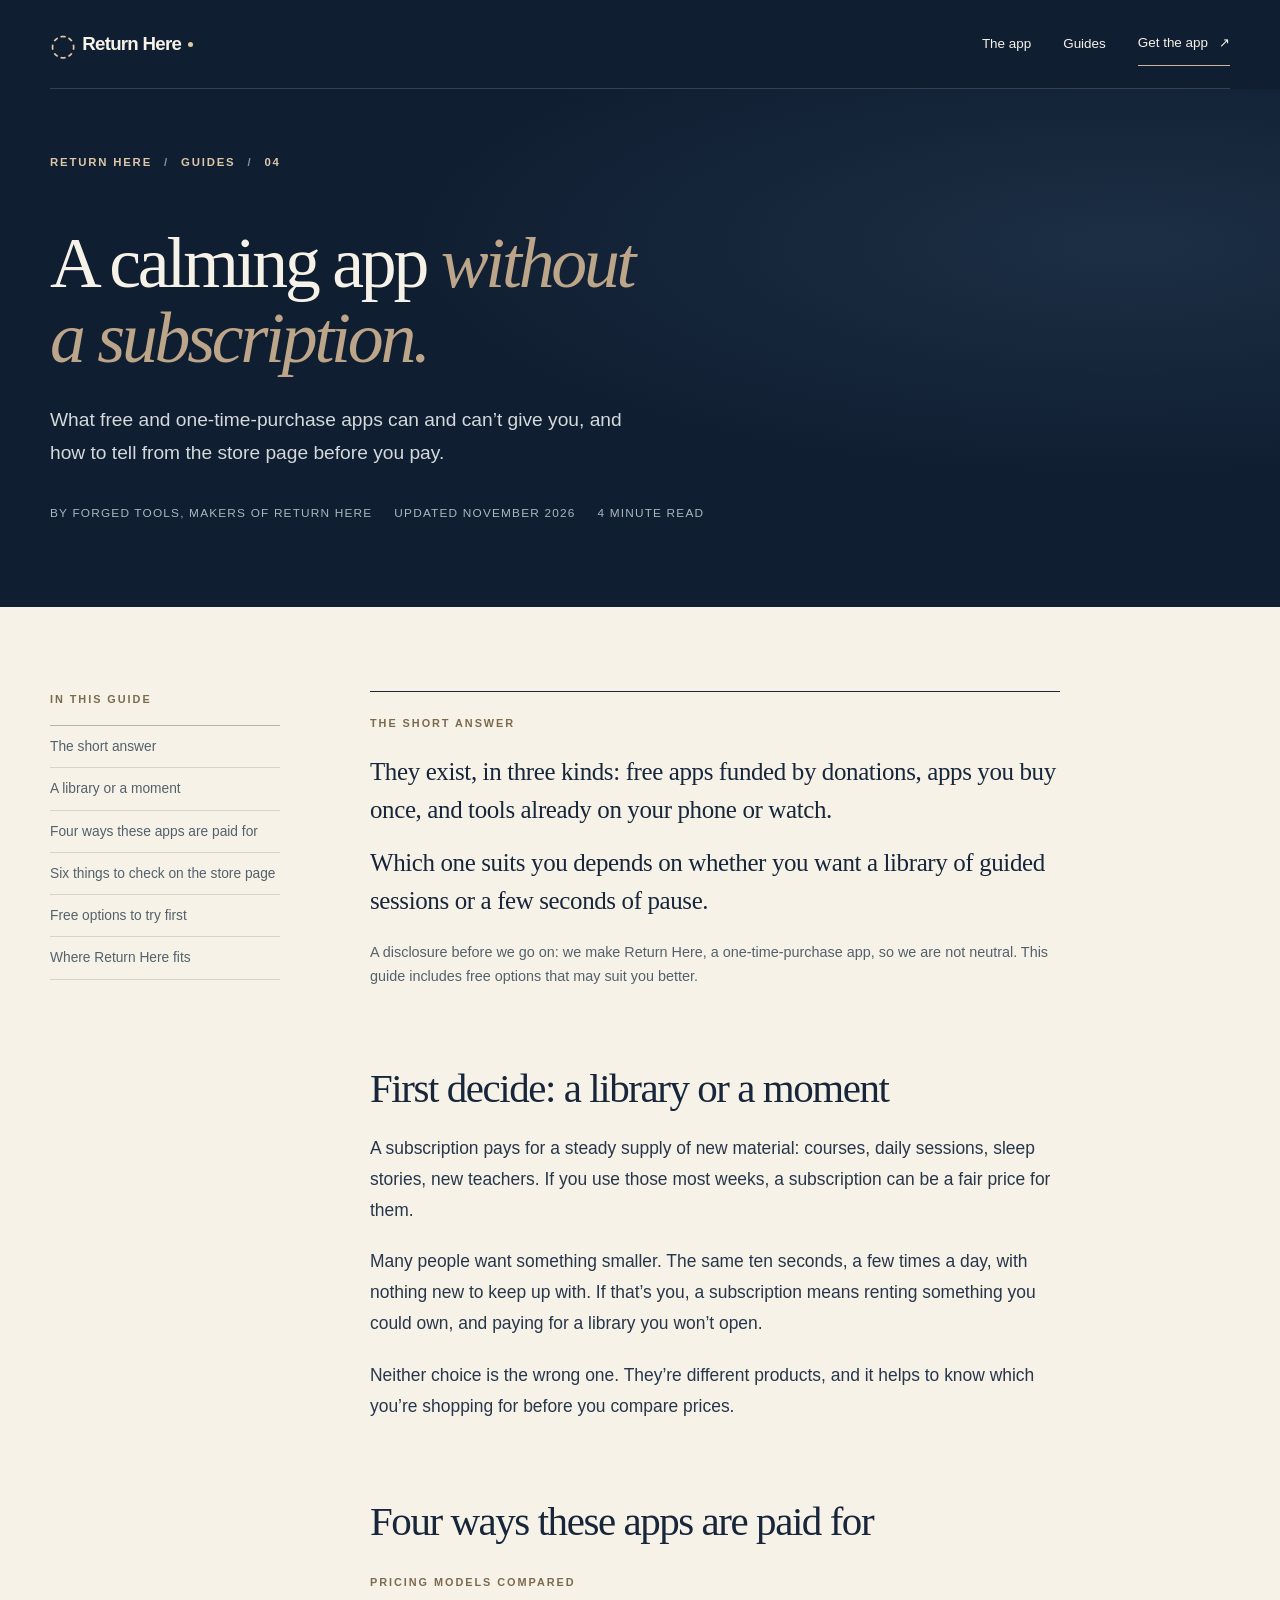
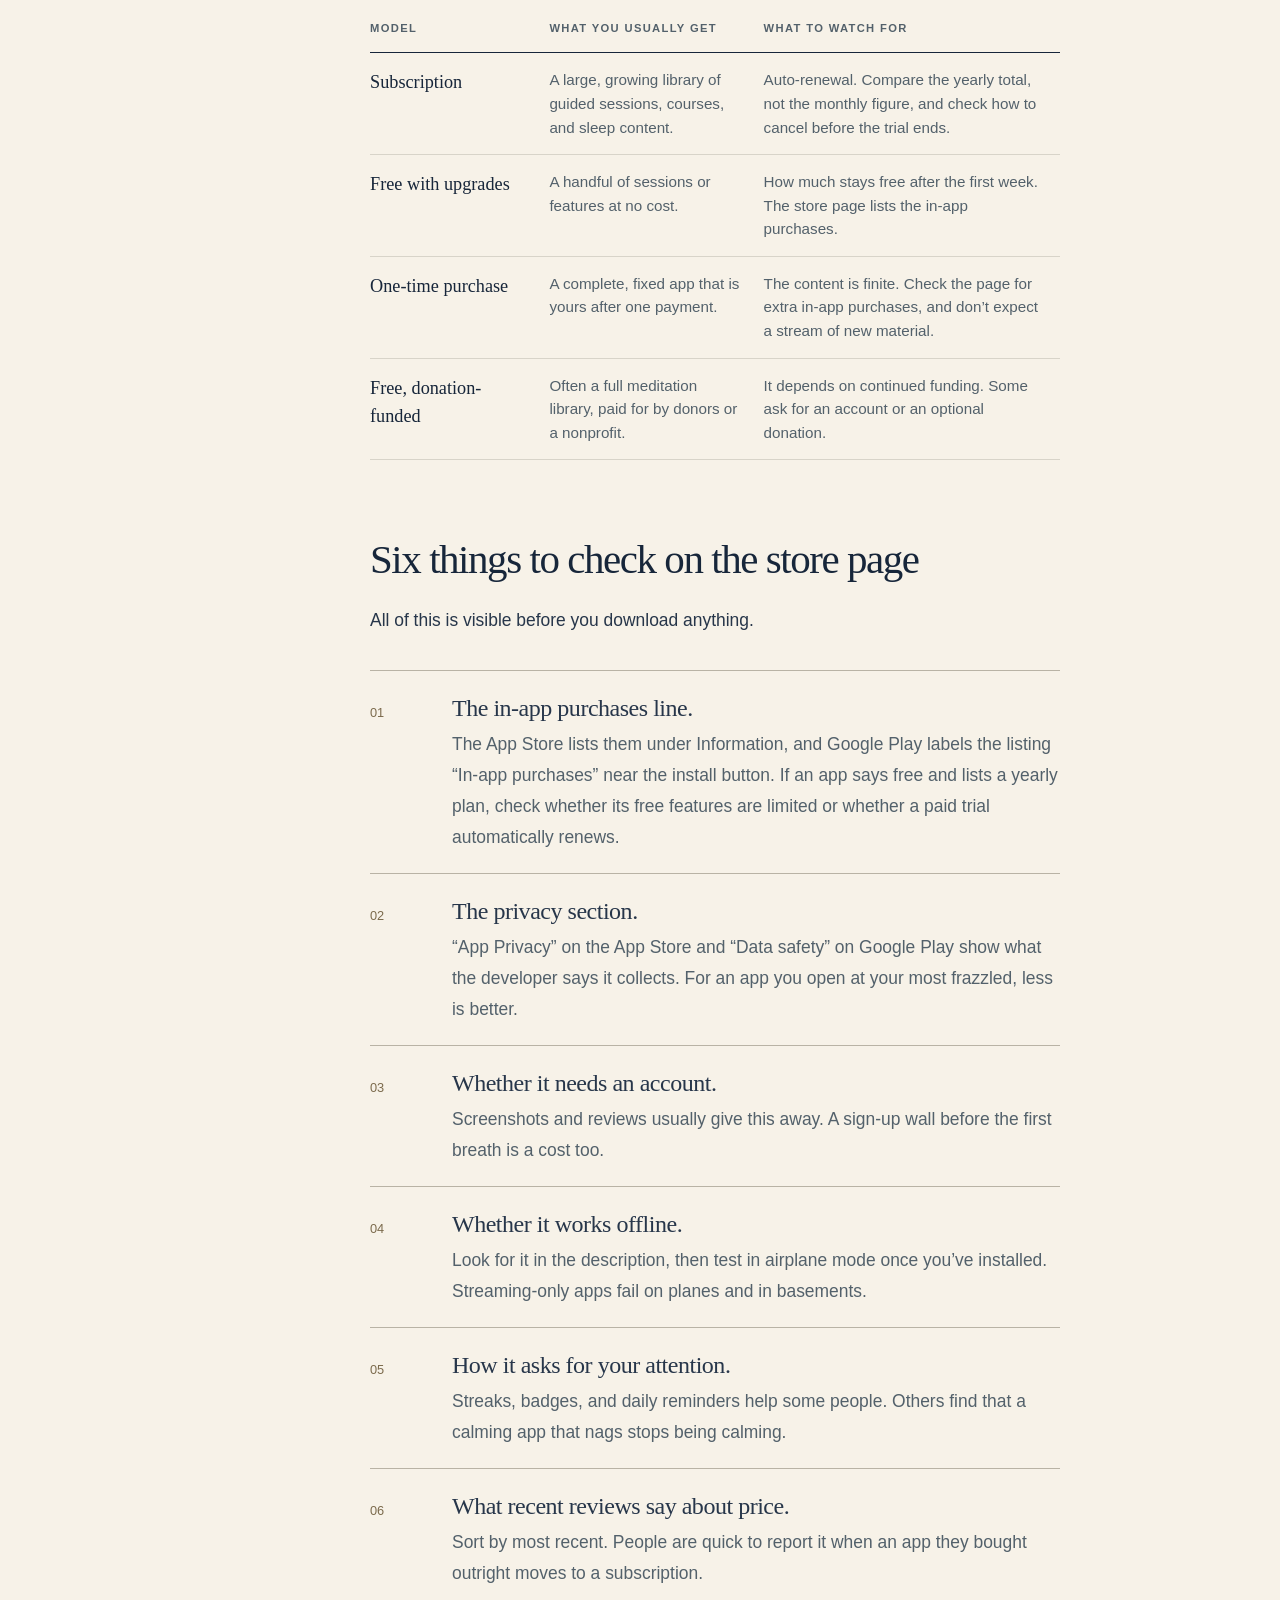
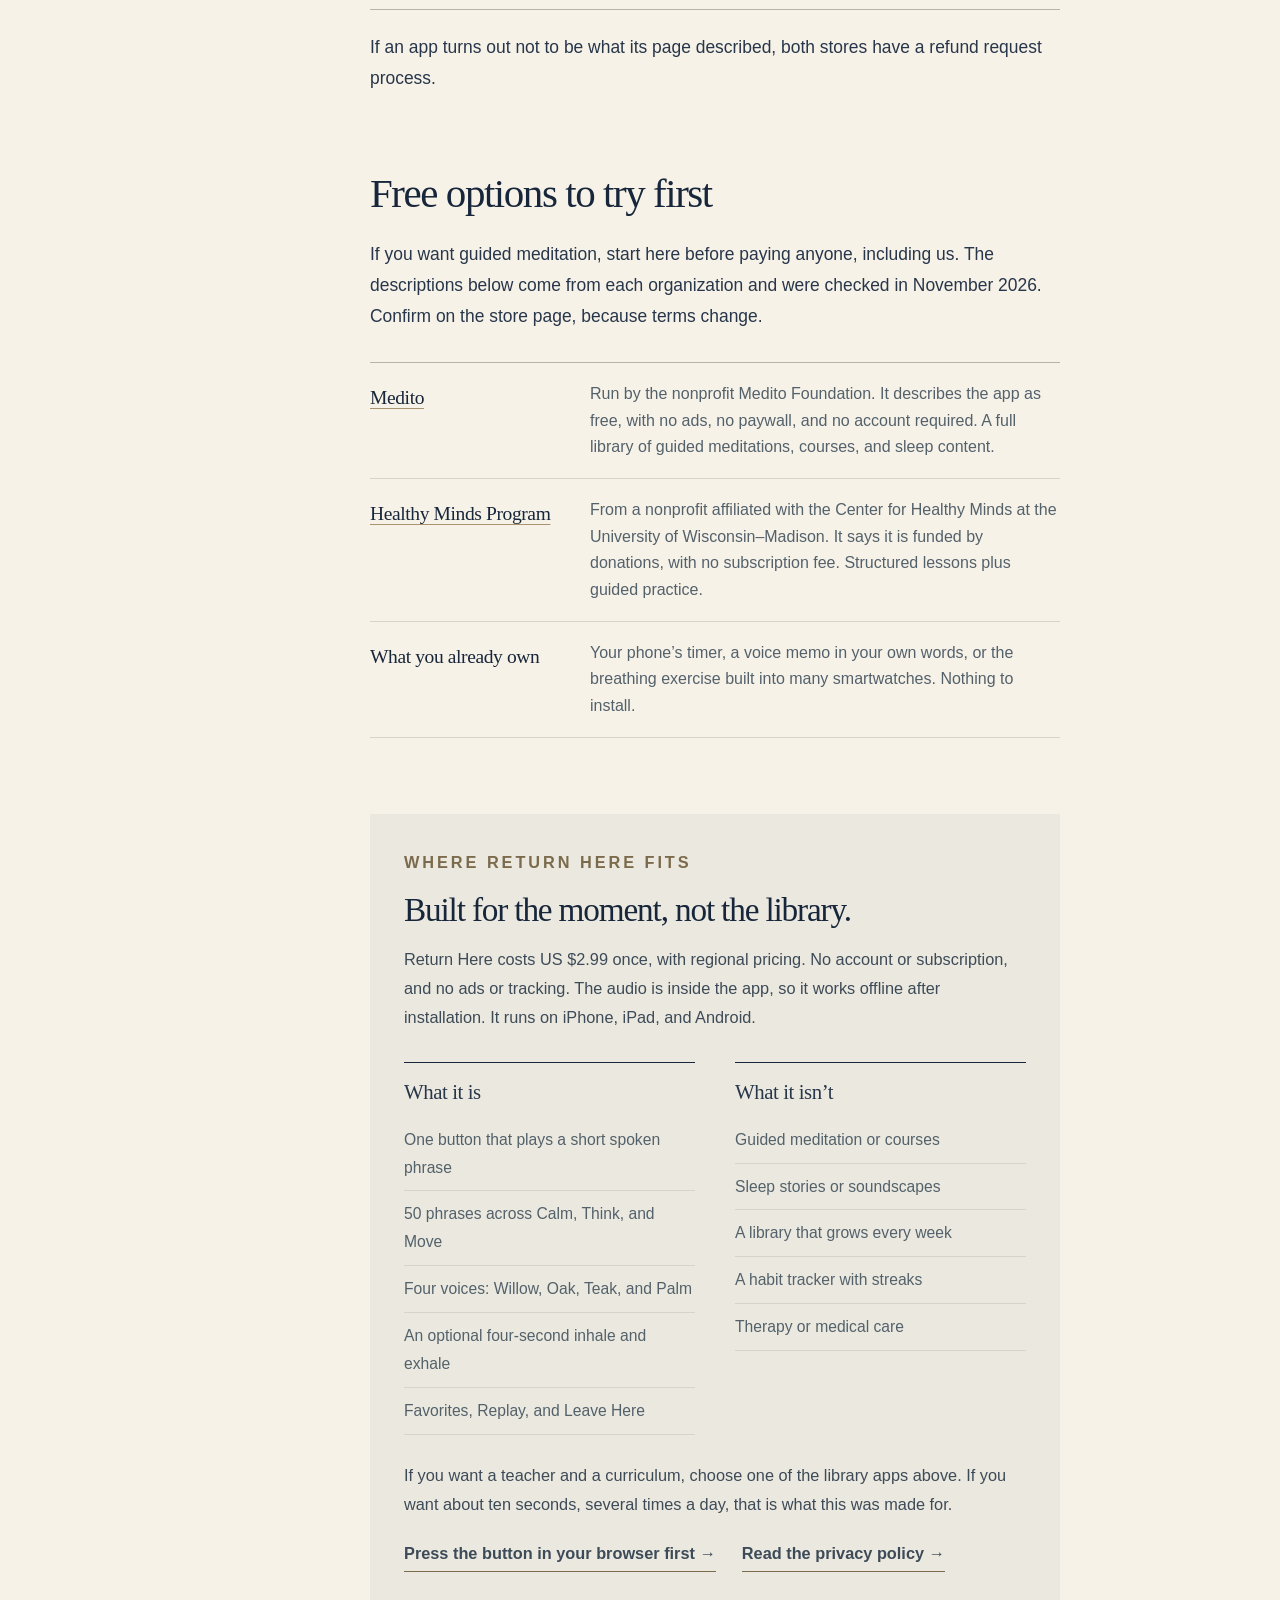
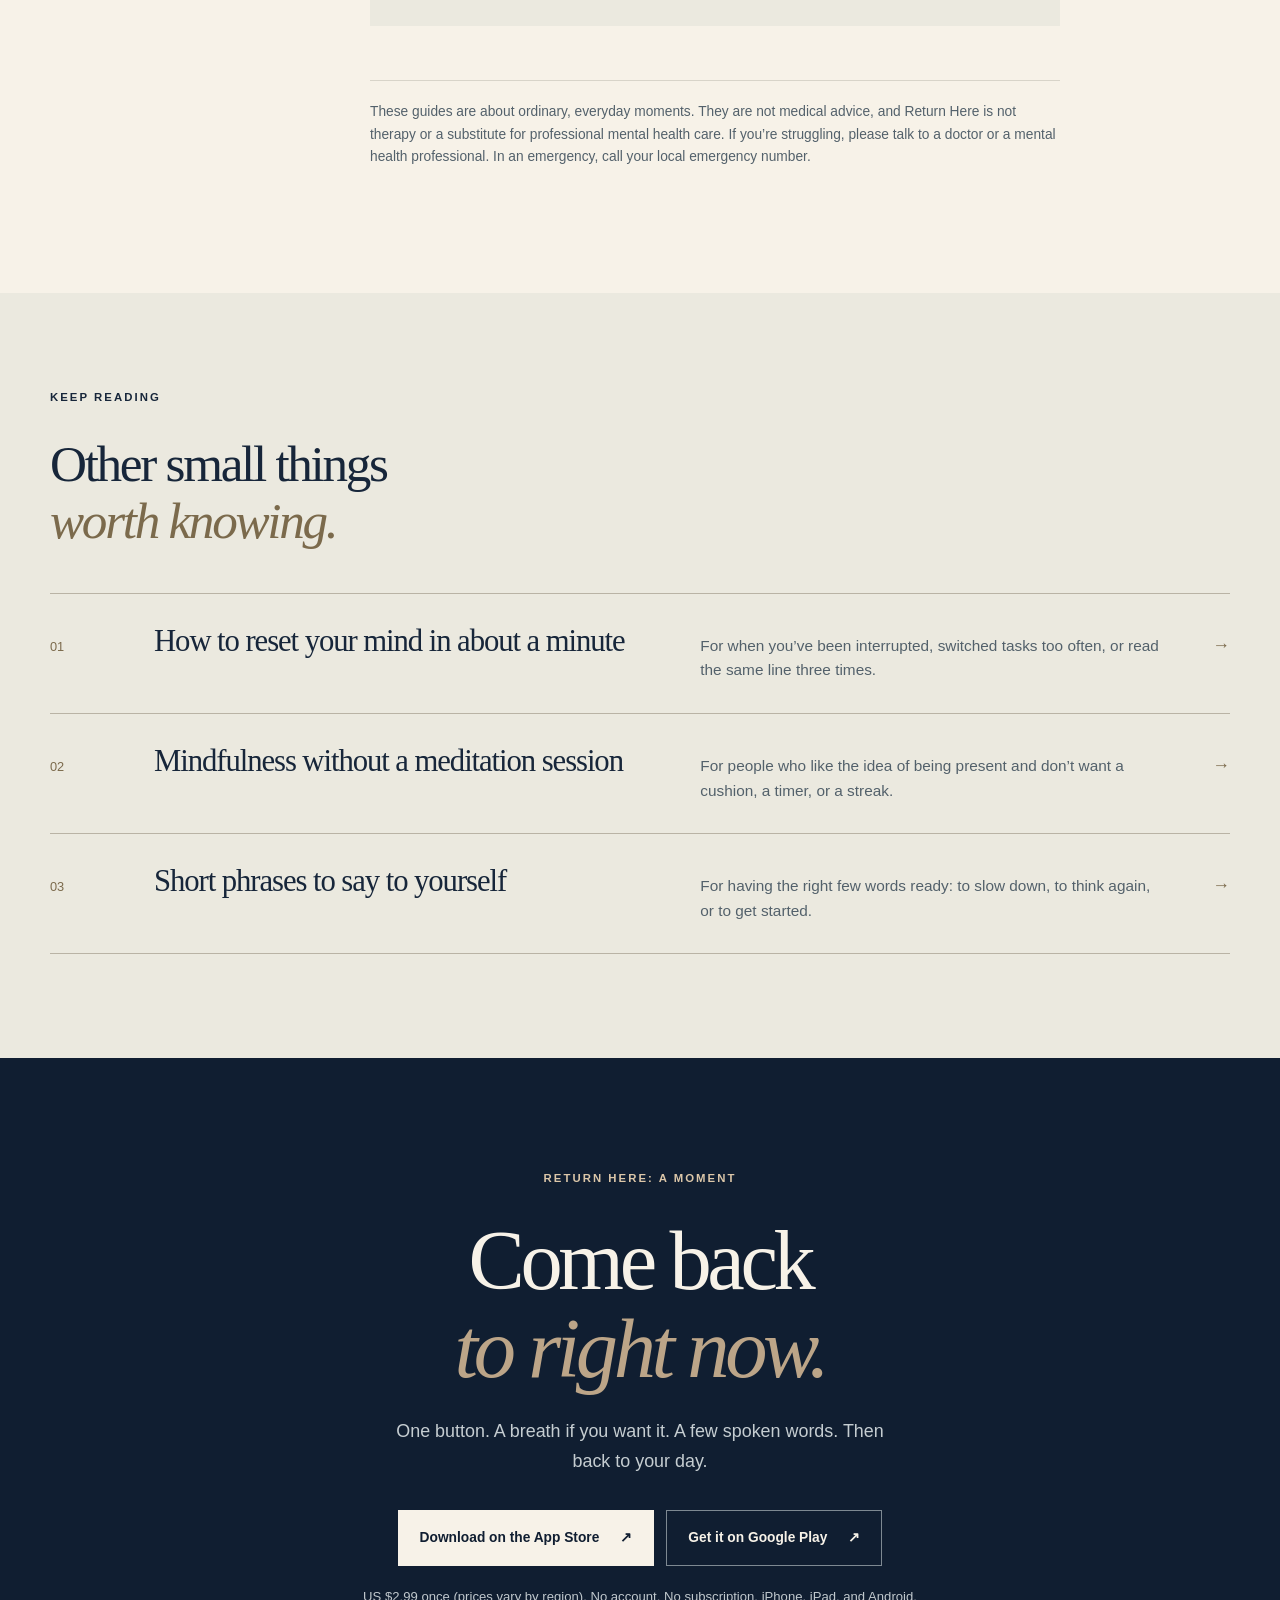
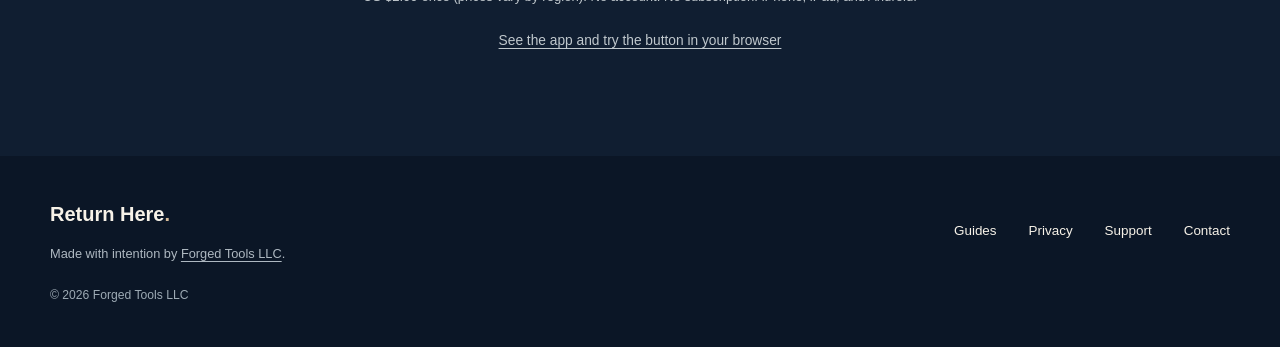
<file: return-here/guides/calming-app-without-subscription/index.html>
<!doctype html>
<html lang="en">
<head>
  <meta charset="utf-8">
  <meta name="viewport" content="width=device-width, initial-scale=1">
  <meta name="theme-color" content="#101e31">
  <title>Calming apps without a subscription: what to check first | Return Here</title>
  <meta name="description" content="Calming apps without a subscription exist: free nonprofit apps, one-time purchases, and tools already on your phone. Here is how to tell which fits before you pay.">
  <link rel="canonical" href="https://forgedtools.ai/return-here/guides/calming-app-without-subscription/">
  <link rel="icon" type="image/png" href="/assets/return-here-icon.png">
  <link rel="apple-touch-icon" href="/assets/return-here-icon.png">
  <meta property="og:type" content="article">
  <meta property="og:site_name" content="Return Here">
  <meta property="og:url" content="https://forgedtools.ai/return-here/guides/calming-app-without-subscription/">
  <meta property="og:title" content="Calming apps without a subscription: what to check first">
  <meta property="og:description" content="Calming apps without a subscription exist: free nonprofit apps, one-time purchases, and tools already on your phone. Here is how to tell which fits before you pay.">
  <meta property="og:image" content="https://forgedtools.ai/assets/return-here-social.png">
  <meta property="og:image:width" content="1200">
  <meta property="og:image:height" content="630">
  <meta property="og:image:alt" content="Return Here: Take a moment. It’s yours. A cream spiral on navy.">
  <meta name="twitter:card" content="summary_large_image">
  <link rel="stylesheet" href="/return-here-guides.css?v=2026-11-guides-2">
  <script src="/return-here-guides.js?v=2026-11-guides-2" defer></script>
  <script type="application/ld+json">{"@context": "https://schema.org", "@type": "Article", "headline": "A calming app without a subscription", "description": "Calming apps without a subscription exist: free nonprofit apps, one-time purchases, and tools already on your phone. Here is how to tell which fits before you pay.", "image": "https://forgedtools.ai/assets/return-here-social.png", "datePublished": "2026-11-20", "dateModified": "2026-11-20", "author": {"@type": "Organization", "name": "Forged Tools LLC", "url": "https://forgedtools.ai/"}, "publisher": {"@type": "Organization", "name": "Forged Tools LLC", "url": "https://forgedtools.ai/", "logo": {"@type": "ImageObject", "url": "https://forgedtools.ai/assets/return-here-icon.png"}}, "mainEntityOfPage": "https://forgedtools.ai/return-here/guides/calming-app-without-subscription/"}</script>
  <script type="application/ld+json">{"@context": "https://schema.org", "@type": "BreadcrumbList", "itemListElement": [{"@type": "ListItem", "position": 1, "name": "Return Here", "item": "https://forgedtools.ai/return-here/"}, {"@type": "ListItem", "position": 2, "name": "Guides", "item": "https://forgedtools.ai/return-here/guides/"}, {"@type": "ListItem", "position": 3, "name": "A calming app without a subscription"}]}</script>
</head>
<body>
  <a class="skip-link" href="#main">Skip to content</a>
  <header class="site-header">
    <div class="wrap nav-wrap">
      <a class="wordmark" href="/return-here/" aria-label="Return Here home"><span class="wordmark-symbol" aria-hidden="true">◌</span> Return Here<span class="brand-dot" aria-hidden="true"></span></a>
      <nav aria-label="Main navigation">
        <a class="nav-app" href="/return-here/">The app</a>
        <a href="/return-here/guides/">Guides</a>
        <a class="nav-download" href="#get-the-app">Get the app <span aria-hidden="true">↗</span></a>
      </nav>
    </div>
  </header>

  <main id="main">
    <article>
      <header class="guide-hero dark-panel">
        <div class="wrap">
          <nav class="crumbs" aria-label="Breadcrumb"><ol><li><a href="/return-here/">Return Here</a></li><li><a href="/return-here/guides/">Guides</a></li><li aria-current="page">04</li></ol></nav>
          <h1>A calming app <em>without a subscription.</em></h1>
          <p class="guide-dek">What free and one-time-purchase apps can and can’t give you, and how to tell from the store page before you pay.</p>
          <p class="guide-meta"><span>By Forged Tools, makers of Return Here</span><span>Updated <time datetime="2026-11-20">November 2026</time></span><span>4 minute read</span></p>
        </div>
      </header>

      <div class="guide-body">
        <div class="wrap guide-grid">
          <nav class="toc" aria-label="In this guide">
            <p class="toc-title">In this guide</p>
            <ol>
              <li><a href="#short-answer">The short answer</a></li>
              <li><a href="#library-or-moment">A library or a moment</a></li>
              <li><a href="#models">Four ways these apps are paid for</a></li>
              <li><a href="#checks">Six things to check on the store page</a></li>
              <li><a href="#free">Free options to try first</a></li>
              <li><a href="#return-here">Where Return Here fits</a></li>
            </ol>
          </nav>
          <div class="prose">
            <section class="answer" id="short-answer" aria-labelledby="short-answer-label">
              <p class="answer-label" id="short-answer-label">The short answer</p>
              <p>They exist, in three kinds: free apps funded by donations, apps you buy once, and tools already on your phone or watch.</p>
              <p>Which one suits you depends on whether you want a library of guided sessions or a few seconds of pause.</p>
            </section>
            <p class="fine" style="margin-top:22px">A disclosure before we go on: we make Return Here, a one-time-purchase app, so we are not neutral. This guide includes free options that may suit you better.</p>

            <section id="library-or-moment" aria-labelledby="library-title">
              <h2 id="library-title">First decide: a library or a moment</h2>
              <p>A subscription pays for a steady supply of new material: courses, daily sessions, sleep stories, new teachers. If you use those most weeks, a subscription can be a fair price for them.</p>
              <p>Many people want something smaller. The same ten seconds, a few times a day, with nothing new to keep up with. If that’s you, a subscription means renting something you could own, and paying for a library you won’t open.</p>
              <p>Neither choice is the wrong one. They’re different products, and it helps to know which you’re shopping for before you compare prices.</p>
            </section>

            <section id="models" aria-labelledby="models-title">
              <h2 id="models-title">Four ways these apps are paid for</h2>
              <div class="table-scroll" tabindex="0" role="region" aria-label="Pricing models compared">
                <table class="compare">
                  <caption>Pricing models compared</caption>
                  <thead><tr><th scope="col">Model</th><th scope="col">What you usually get</th><th scope="col">What to watch for</th></tr></thead>
                  <tbody>
                    <tr><th scope="row">Subscription</th><td data-label="What you usually get">A large, growing library of guided sessions, courses, and sleep content.</td><td data-label="What to watch for">Auto-renewal. Compare the yearly total, not the monthly figure, and check how to cancel before the trial ends.</td></tr>
                    <tr><th scope="row">Free with upgrades</th><td data-label="What you usually get">A handful of sessions or features at no cost.</td><td data-label="What to watch for">How much stays free after the first week. The store page lists the in-app purchases.</td></tr>
                    <tr><th scope="row">One-time purchase</th><td data-label="What you usually get">A complete, fixed app that is yours after one payment.</td><td data-label="What to watch for">The content is finite. Check the page for extra in-app purchases, and don’t expect a stream of new material.</td></tr>
                    <tr><th scope="row">Free, donation-funded</th><td data-label="What you usually get">Often a full meditation library, paid for by donors or a nonprofit.</td><td data-label="What to watch for">It depends on continued funding. Some ask for an account or an optional donation.</td></tr>
                  </tbody>
                </table>
              </div>
            </section>

            <section id="checks" aria-labelledby="checks-title">
              <h2 id="checks-title">Six things to check on the store page</h2>
              <p>All of this is visible before you download anything.</p>
              <ol class="steps">
                <li><div><h3>The in-app purchases line.</h3><p>The App Store lists them under Information, and Google Play labels the listing “In-app purchases” near the install button. If an app says free and lists a yearly plan, check whether its free features are limited or whether a paid trial automatically renews.</p></div></li>
                <li><div><h3>The privacy section.</h3><p>“App Privacy” on the App Store and “Data safety” on Google Play show what the developer says it collects. For an app you open at your most frazzled, less is better.</p></div></li>
                <li><div><h3>Whether it needs an account.</h3><p>Screenshots and reviews usually give this away. A sign-up wall before the first breath is a cost too.</p></div></li>
                <li><div><h3>Whether it works offline.</h3><p>Look for it in the description, then test in airplane mode once you’ve installed. Streaming-only apps fail on planes and in basements.</p></div></li>
                <li><div><h3>How it asks for your attention.</h3><p>Streaks, badges, and daily reminders help some people. Others find that a calming app that nags stops being calming.</p></div></li>
                <li><div><h3>What recent reviews say about price.</h3><p>Sort by most recent. People are quick to report it when an app they bought outright moves to a subscription.</p></div></li>
              </ol>
              <p style="margin-top:22px">If an app turns out not to be what its page described, both stores have a refund request process.</p>
            </section>

            <section id="free" aria-labelledby="free-title">
              <h2 id="free-title">Free options to try first</h2>
              <p>If you want guided meditation, start here before paying anyone, including us. The descriptions below come from each organization and were checked in November 2026. Confirm on the store page, because terms change.</p>
              <dl class="rows">
                <div><dt><a href="https://meditofoundation.org/">Medito</a></dt><dd>Run by the nonprofit Medito Foundation. It describes the app as free, with no ads, no paywall, and no account required. A full library of guided meditations, courses, and sleep content.</dd></div>
                <div><dt><a href="https://www.centerhealthyminds.org/innovations/products">Healthy Minds Program</a></dt><dd>From a nonprofit affiliated with the Center for Healthy Minds at the University of Wisconsin–Madison. It says it is funded by donations, with no subscription fee. Structured lessons plus guided practice.</dd></div>
                <div><dt>What you already own</dt><dd>Your phone’s timer, a voice memo in your own words, or the breathing exercise built into many smartwatches. Nothing to install.</dd></div>
              </dl>
            </section>

            <aside class="app-note" id="return-here" aria-labelledby="app-note-title">
              <p class="eyebrow">Where Return Here fits</p>
              <h2 id="app-note-title">Built for the moment, not the library.</h2>
              <p>Return Here costs US $2.99 once, with regional pricing. No account or subscription, and no ads or tracking. The audio is inside the app, so it works offline after installation. It runs on iPhone, iPad, and Android.</p>
              <div class="fit">
                <div><h3>What it is</h3><ul><li>One button that plays a short spoken phrase</li><li>50 phrases across Calm, Think, and Move</li><li>Four voices: Willow, Oak, Teak, and Palm</li><li>An optional four-second inhale and exhale</li><li>Favorites, Replay, and Leave Here</li></ul></div>
                <div><h3>What it isn’t</h3><ul><li>Guided meditation or courses</li><li>Sleep stories or soundscapes</li><li>A library that grows every week</li><li>A habit tracker with streaks</li><li>Therapy or medical care</li></ul></div>
              </div>
              <p style="margin-top:26px">If you want a teacher and a curriculum, choose one of the library apps above. If you want about ten seconds, several times a day, that is what this was made for.</p>
              <p class="app-links"><a href="/return-here/">Press the button in your browser first <span aria-hidden="true">→</span></a><a href="/privacy.html">Read the privacy policy <span aria-hidden="true">→</span></a></p>
            </aside>
            <p class="disclaimer">These guides are about ordinary, everyday moments. They are not medical advice, and Return Here is not therapy or a substitute for professional mental health care. If you’re struggling, please talk to a doctor or a mental health professional. In an emergency, call your local emergency number.</p>
          </div>
        </div>
      </div>
    </article>

    <section class="more mist-panel" aria-labelledby="more-title">
      <div class="wrap">
        <p class="eyebrow">Keep reading</p>
        <h2 id="more-title">Other small things<br><em>worth knowing.</em></h2>
        <ol class="guide-list">
          <li><a href="/return-here/guides/quick-mental-reset/"><span class="guide-num">01</span><span class="guide-title">How to reset your mind in about a minute</span><span class="guide-for">For when you’ve been interrupted, switched tasks too often, or read the same line three times.</span><span class="guide-arrow" aria-hidden="true">→</span></a></li>
          <li><a href="/return-here/guides/mindfulness-without-meditation/"><span class="guide-num">02</span><span class="guide-title">Mindfulness without a meditation session</span><span class="guide-for">For people who like the idea of being present and don’t want a cushion, a timer, or a streak.</span><span class="guide-arrow" aria-hidden="true">→</span></a></li>
          <li><a href="/return-here/guides/short-spoken-reminders/"><span class="guide-num">03</span><span class="guide-title">Short phrases to say to yourself</span><span class="guide-for">For having the right few words ready: to slow down, to think again, or to get started.</span><span class="guide-arrow" aria-hidden="true">→</span></a></li>
        </ol>
      </div>
    </section>

    <section class="final-section dark-panel" id="get-the-app" aria-labelledby="final-title">
      <div class="wrap final-inner">
        <p class="eyebrow light-eyebrow">Return Here: A Moment</p>
        <h2 id="final-title">Come back<br><em>to right now.</em></h2>
        <p class="final-lede">One button. A breath if you want it. A few spoken words. Then back to your day.</p>
        <div class="store-buttons" aria-label="Download Return Here">
          <a class="button button-primary" data-store="ios" href="https://apps.apple.com/us/app/return-here-a-moment/id6803208554">Download on the App Store <span aria-hidden="true">↗</span></a>
          <a class="button button-outline" data-store="android" href="https://play.google.com/store/apps/details?id=ai.forgedtools.here&amp;referrer=utm_source%3Dforgedtools%26utm_medium%3Dguides%26utm_campaign%3Dcalming-app-without-subscription">Get it on Google Play <span aria-hidden="true">↗</span></a>
        </div>
        <p class="purchase">US $2.99 once (prices vary by region). No account. No subscription. iPhone, iPad, and Android.</p>
        <p class="final-more"><a href="/return-here/">See the app and try the button in your browser</a></p>
      </div>
    </section>
  </main>

  <footer class="site-footer">
    <div class="wrap footer-grid">
      <div><a class="footer-brand" href="/return-here/">Return Here<span aria-hidden="true">.</span></a><p>Made with intention by <a href="/">Forged Tools LLC</a>.</p></div>
      <nav aria-label="Footer navigation"><a href="/return-here/guides/">Guides</a><a href="/privacy.html">Privacy</a><a href="/support.html">Support</a><a href="mailto:hello@forgedtools.ai">Contact</a></nav>
      <span class="copyright">© 2026 Forged Tools LLC</span>
    </div>
  </footer>
</body>
</html>
</file>
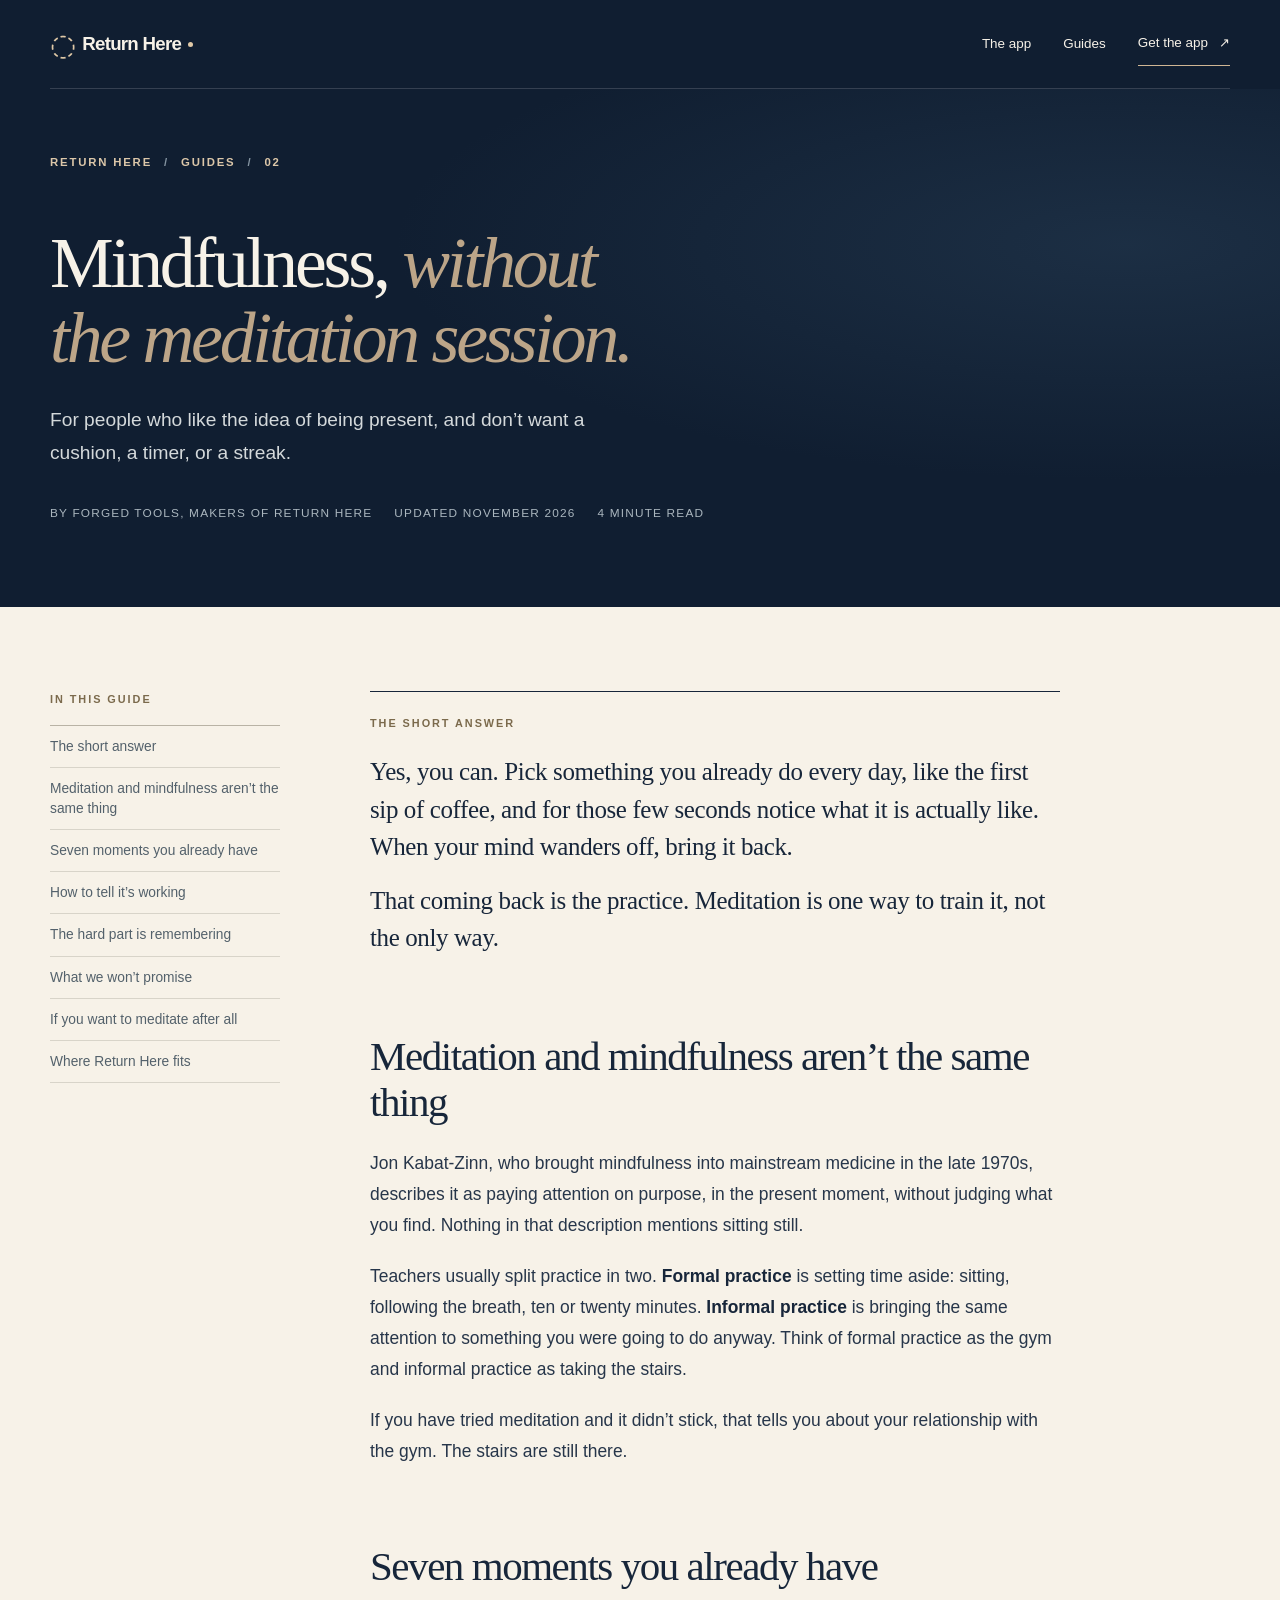
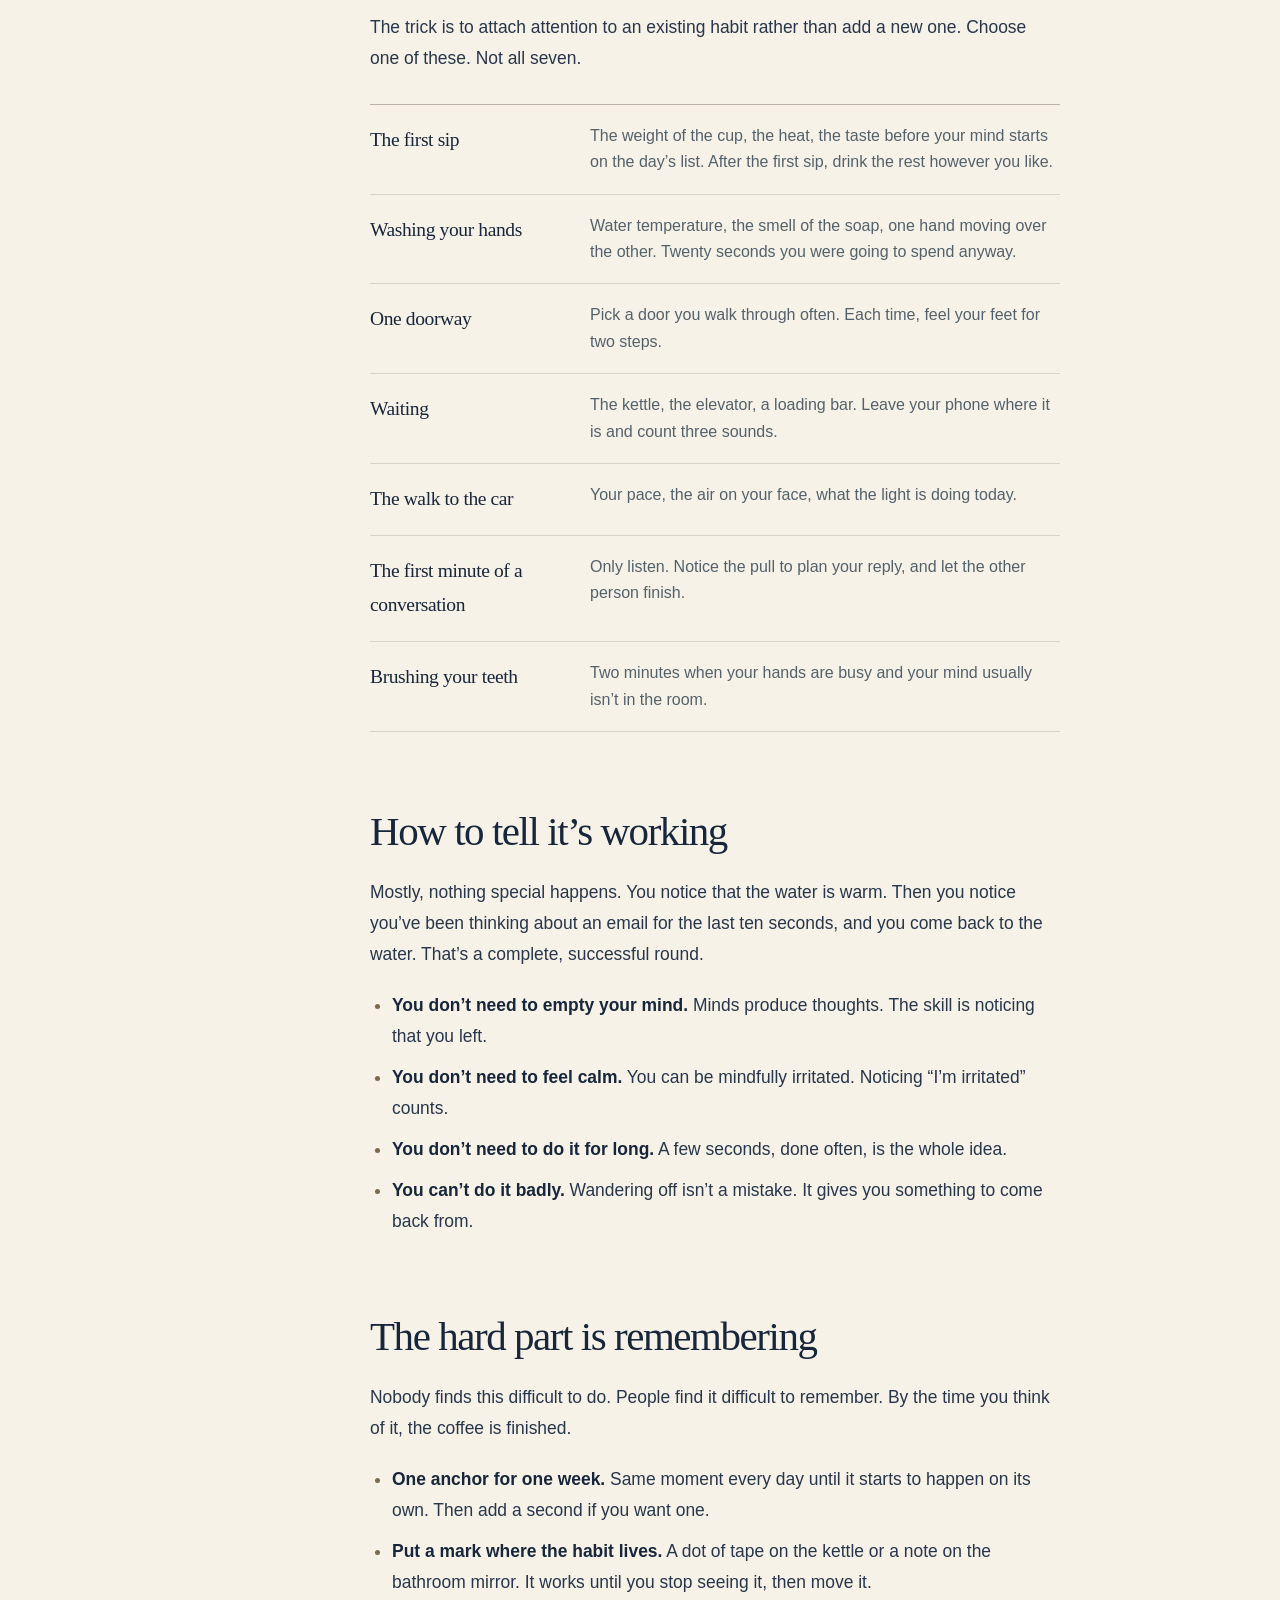
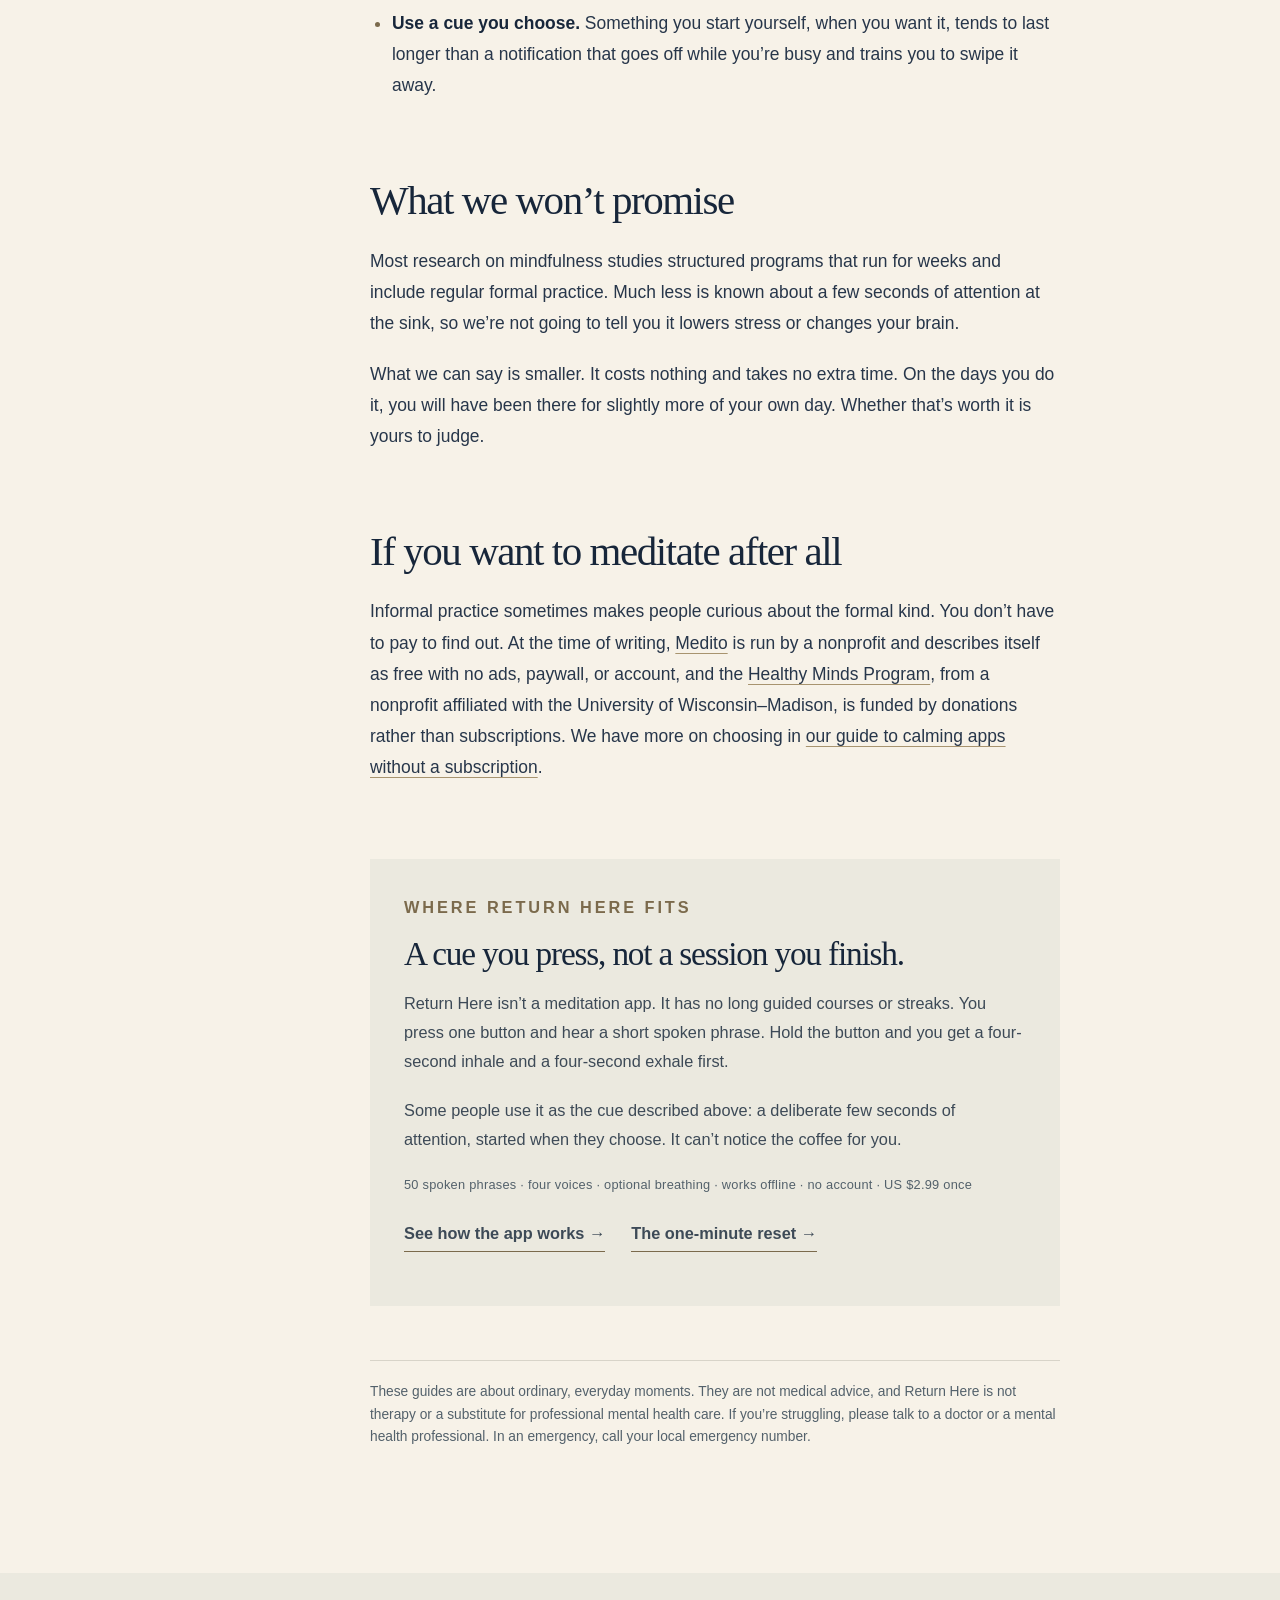
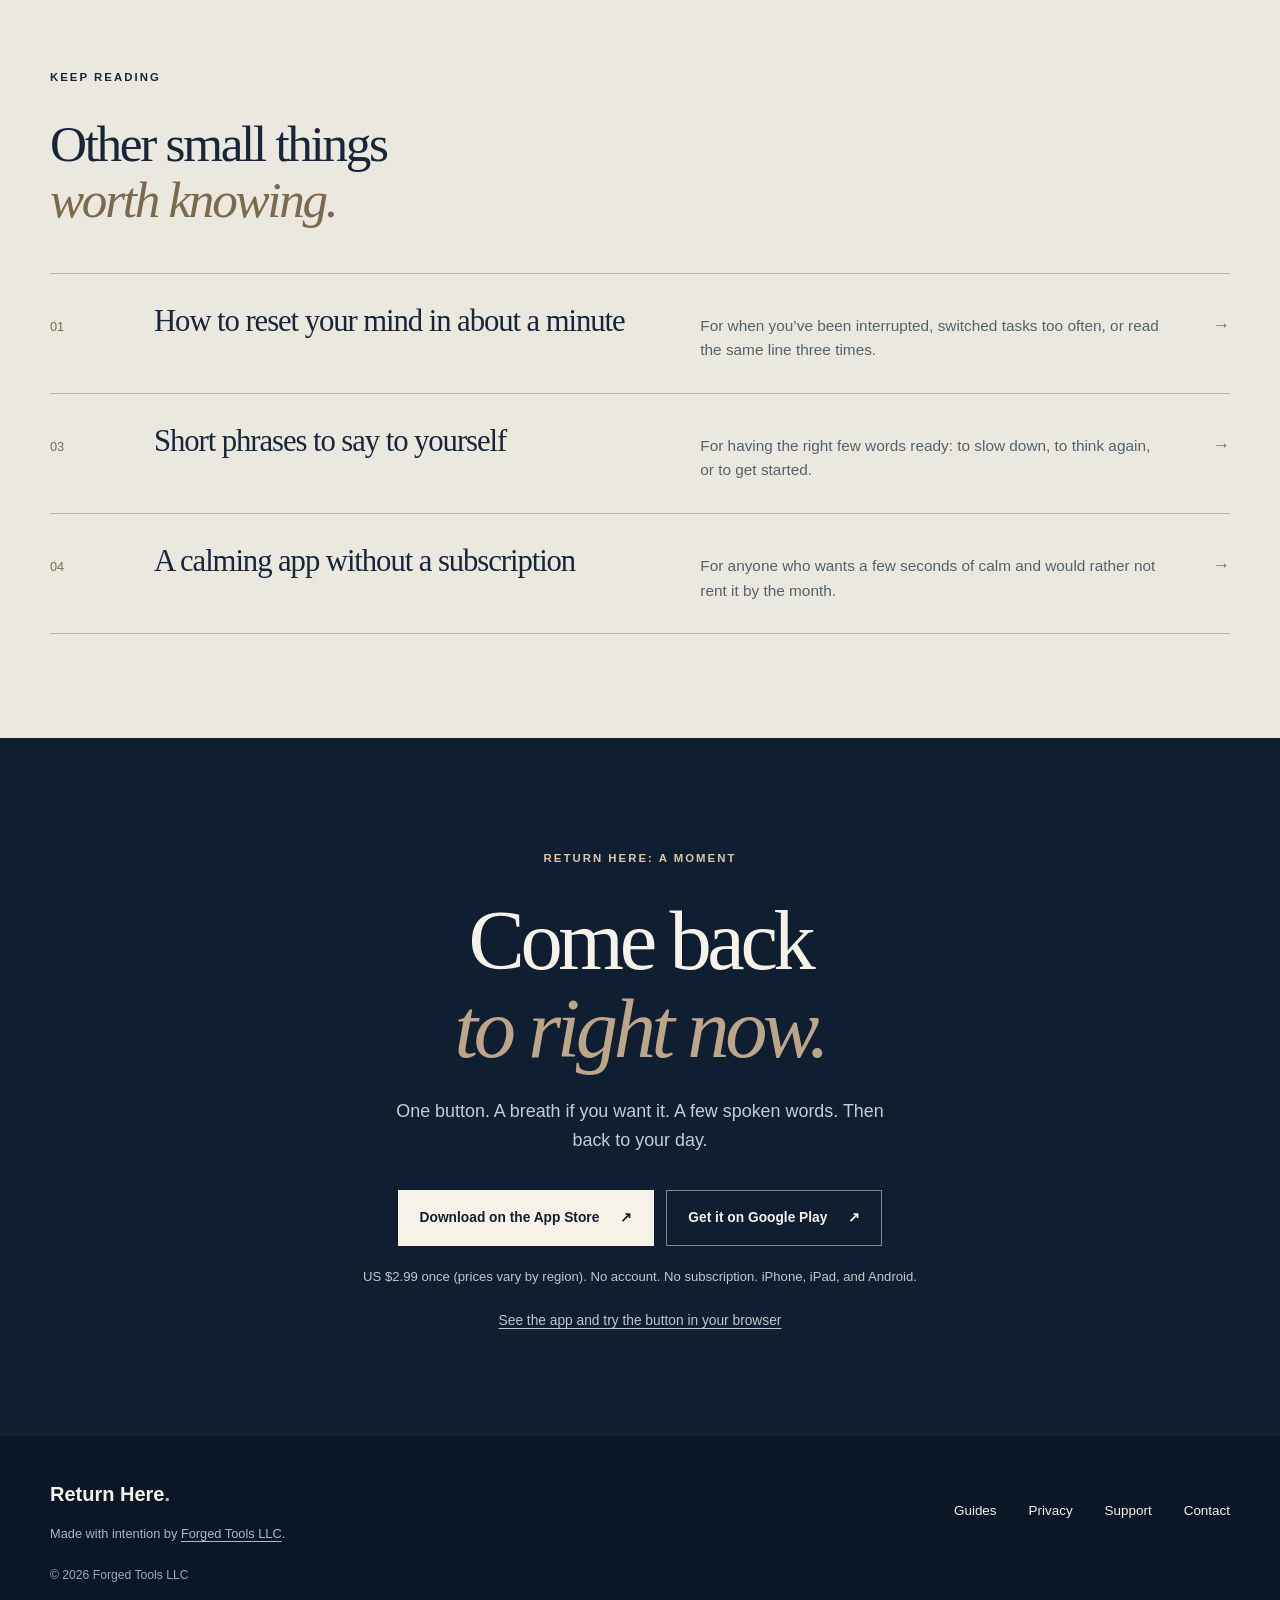
<file: return-here/guides/mindfulness-without-meditation/index.html>
<!doctype html>
<html lang="en">
<head>
  <meta charset="utf-8">
  <meta name="viewport" content="width=device-width, initial-scale=1">
  <meta name="theme-color" content="#101e31">
  <title>How to practice mindfulness without meditating | Return Here</title>
  <meta name="description" content="You can be mindful without sitting to meditate. Attach a few seconds of attention to things you already do, like the first sip of coffee or washing your hands.">
  <link rel="canonical" href="https://forgedtools.ai/return-here/guides/mindfulness-without-meditation/">
  <link rel="icon" type="image/png" href="/assets/return-here-icon.png">
  <link rel="apple-touch-icon" href="/assets/return-here-icon.png">
  <meta property="og:type" content="article">
  <meta property="og:site_name" content="Return Here">
  <meta property="og:url" content="https://forgedtools.ai/return-here/guides/mindfulness-without-meditation/">
  <meta property="og:title" content="How to practice mindfulness without meditating">
  <meta property="og:description" content="You can be mindful without sitting to meditate. Attach a few seconds of attention to things you already do, like the first sip of coffee or washing your hands.">
  <meta property="og:image" content="https://forgedtools.ai/assets/return-here-social.png">
  <meta property="og:image:width" content="1200">
  <meta property="og:image:height" content="630">
  <meta property="og:image:alt" content="Return Here: Take a moment. It’s yours. A cream spiral on navy.">
  <meta name="twitter:card" content="summary_large_image">
  <link rel="stylesheet" href="/return-here-guides.css?v=2026-11-guides-2">
  <script src="/return-here-guides.js?v=2026-11-guides-2" defer></script>
  <script type="application/ld+json">{"@context": "https://schema.org", "@type": "Article", "headline": "Mindfulness without a meditation session", "description": "You can be mindful without sitting to meditate. Attach a few seconds of attention to things you already do, like the first sip of coffee or washing your hands.", "image": "https://forgedtools.ai/assets/return-here-social.png", "datePublished": "2026-11-20", "dateModified": "2026-11-20", "author": {"@type": "Organization", "name": "Forged Tools LLC", "url": "https://forgedtools.ai/"}, "publisher": {"@type": "Organization", "name": "Forged Tools LLC", "url": "https://forgedtools.ai/", "logo": {"@type": "ImageObject", "url": "https://forgedtools.ai/assets/return-here-icon.png"}}, "mainEntityOfPage": "https://forgedtools.ai/return-here/guides/mindfulness-without-meditation/"}</script>
  <script type="application/ld+json">{"@context": "https://schema.org", "@type": "BreadcrumbList", "itemListElement": [{"@type": "ListItem", "position": 1, "name": "Return Here", "item": "https://forgedtools.ai/return-here/"}, {"@type": "ListItem", "position": 2, "name": "Guides", "item": "https://forgedtools.ai/return-here/guides/"}, {"@type": "ListItem", "position": 3, "name": "Mindfulness without a meditation session"}]}</script>
</head>
<body>
  <a class="skip-link" href="#main">Skip to content</a>
  <header class="site-header">
    <div class="wrap nav-wrap">
      <a class="wordmark" href="/return-here/" aria-label="Return Here home"><span class="wordmark-symbol" aria-hidden="true">◌</span> Return Here<span class="brand-dot" aria-hidden="true"></span></a>
      <nav aria-label="Main navigation">
        <a class="nav-app" href="/return-here/">The app</a>
        <a href="/return-here/guides/">Guides</a>
        <a class="nav-download" href="#get-the-app">Get the app <span aria-hidden="true">↗</span></a>
      </nav>
    </div>
  </header>

  <main id="main">
    <article>
      <header class="guide-hero dark-panel">
        <div class="wrap">
          <nav class="crumbs" aria-label="Breadcrumb"><ol><li><a href="/return-here/">Return Here</a></li><li><a href="/return-here/guides/">Guides</a></li><li aria-current="page">02</li></ol></nav>
          <h1>Mindfulness, <em>without the meditation session.</em></h1>
          <p class="guide-dek">For people who like the idea of being present, and don’t want a cushion, a timer, or a streak.</p>
          <p class="guide-meta"><span>By Forged Tools, makers of Return Here</span><span>Updated <time datetime="2026-11-20">November 2026</time></span><span>4 minute read</span></p>
        </div>
      </header>

      <div class="guide-body">
        <div class="wrap guide-grid">
          <nav class="toc" aria-label="In this guide">
            <p class="toc-title">In this guide</p>
            <ol>
              <li><a href="#short-answer">The short answer</a></li>
              <li><a href="#difference">Meditation and mindfulness aren’t the same thing</a></li>
              <li><a href="#anchors">Seven moments you already have</a></li>
              <li><a href="#working">How to tell it’s working</a></li>
              <li><a href="#remembering">The hard part is remembering</a></li>
              <li><a href="#evidence">What we won’t promise</a></li>
              <li><a href="#formal">If you want to meditate after all</a></li>
              <li><a href="#return-here">Where Return Here fits</a></li>
            </ol>
          </nav>
          <div class="prose">
            <section class="answer" id="short-answer" aria-labelledby="short-answer-label">
              <p class="answer-label" id="short-answer-label">The short answer</p>
              <p>Yes, you can. Pick something you already do every day, like the first sip of coffee, and for those few seconds notice what it is actually like. When your mind wanders off, bring it back.</p>
              <p>That coming back is the practice. Meditation is one way to train it, not the only way.</p>
            </section>

            <section id="difference" aria-labelledby="difference-title">
              <h2 id="difference-title">Meditation and mindfulness aren’t the same thing</h2>
              <p>Jon Kabat-Zinn, who brought mindfulness into mainstream medicine in the late 1970s, describes it as paying attention on purpose, in the present moment, without judging what you find. Nothing in that description mentions sitting still.</p>
              <p>Teachers usually split practice in two. <strong>Formal practice</strong> is setting time aside: sitting, following the breath, ten or twenty minutes. <strong>Informal practice</strong> is bringing the same attention to something you were going to do anyway. Think of formal practice as the gym and informal practice as taking the stairs.</p>
              <p>If you have tried meditation and it didn’t stick, that tells you about your relationship with the gym. The stairs are still there.</p>
            </section>

            <section id="anchors" aria-labelledby="anchors-title">
              <h2 id="anchors-title">Seven moments you already have</h2>
              <p>The trick is to attach attention to an existing habit rather than add a new one. Choose one of these. Not all seven.</p>
              <dl class="rows">
                <div><dt>The first sip</dt><dd>The weight of the cup, the heat, the taste before your mind starts on the day’s list. After the first sip, drink the rest however you like.</dd></div>
                <div><dt>Washing your hands</dt><dd>Water temperature, the smell of the soap, one hand moving over the other. Twenty seconds you were going to spend anyway.</dd></div>
                <div><dt>One doorway</dt><dd>Pick a door you walk through often. Each time, feel your feet for two steps.</dd></div>
                <div><dt>Waiting</dt><dd>The kettle, the elevator, a loading bar. Leave your phone where it is and count three sounds.</dd></div>
                <div><dt>The walk to the car</dt><dd>Your pace, the air on your face, what the light is doing today.</dd></div>
                <div><dt>The first minute of a conversation</dt><dd>Only listen. Notice the pull to plan your reply, and let the other person finish.</dd></div>
                <div><dt>Brushing your teeth</dt><dd>Two minutes when your hands are busy and your mind usually isn’t in the room.</dd></div>
              </dl>
            </section>

            <section id="working" aria-labelledby="working-title">
              <h2 id="working-title">How to tell it’s working</h2>
              <p>Mostly, nothing special happens. You notice that the water is warm. Then you notice you’ve been thinking about an email for the last ten seconds, and you come back to the water. That’s a complete, successful round.</p>
              <ul>
                <li><strong>You don’t need to empty your mind.</strong> Minds produce thoughts. The skill is noticing that you left.</li>
                <li><strong>You don’t need to feel calm.</strong> You can be mindfully irritated. Noticing “I’m irritated” counts.</li>
                <li><strong>You don’t need to do it for long.</strong> A few seconds, done often, is the whole idea.</li>
                <li><strong>You can’t do it badly.</strong> Wandering off isn’t a mistake. It gives you something to come back from.</li>
              </ul>
            </section>

            <section id="remembering" aria-labelledby="remembering-title">
              <h2 id="remembering-title">The hard part is remembering</h2>
              <p>Nobody finds this difficult to do. People find it difficult to remember. By the time you think of it, the coffee is finished.</p>
              <ul>
                <li><strong>One anchor for one week.</strong> Same moment every day until it starts to happen on its own. Then add a second if you want one.</li>
                <li><strong>Put a mark where the habit lives.</strong> A dot of tape on the kettle or a note on the bathroom mirror. It works until you stop seeing it, then move it.</li>
                <li><strong>Use a cue you choose.</strong> Something you start yourself, when you want it, tends to last longer than a notification that goes off while you’re busy and trains you to swipe it away.</li>
              </ul>
            </section>

            <section id="evidence" aria-labelledby="evidence-title">
              <h2 id="evidence-title">What we won’t promise</h2>
              <p>Most research on mindfulness studies structured programs that run for weeks and include regular formal practice. Much less is known about a few seconds of attention at the sink, so we’re not going to tell you it lowers stress or changes your brain.</p>
              <p>What we can say is smaller. It costs nothing and takes no extra time. On the days you do it, you will have been there for slightly more of your own day. Whether that’s worth it is yours to judge.</p>
            </section>

            <section id="formal" aria-labelledby="formal-title">
              <h2 id="formal-title">If you want to meditate after all</h2>
              <p>Informal practice sometimes makes people curious about the formal kind. You don’t have to pay to find out. At the time of writing, <a href="https://meditofoundation.org/">Medito</a> is run by a nonprofit and describes itself as free with no ads, paywall, or account, and the <a href="https://www.centerhealthyminds.org/innovations/products">Healthy Minds Program</a>, from a nonprofit affiliated with the University of Wisconsin–Madison, is funded by donations rather than subscriptions. We have more on choosing in <a href="/return-here/guides/calming-app-without-subscription/">our guide to calming apps without a subscription</a>.</p>
            </section>

            <aside class="app-note" id="return-here" aria-labelledby="app-note-title">
              <p class="eyebrow">Where Return Here fits</p>
              <h2 id="app-note-title">A cue you press, not a session you finish.</h2>
              <p>Return Here isn’t a meditation app. It has no long guided courses or streaks. You press one button and hear a short spoken phrase. Hold the button and you get a four-second inhale and a four-second exhale first.</p>
              <p>Some people use it as the cue described above: a deliberate few seconds of attention, started when they choose. It can’t notice the coffee for you.</p>
              <p class="app-facts">50 spoken phrases · four voices · optional breathing · works offline · no account · US $2.99 once</p>
              <p class="app-links"><a href="/return-here/">See how the app works <span aria-hidden="true">→</span></a><a href="/return-here/guides/quick-mental-reset/">The one-minute reset <span aria-hidden="true">→</span></a></p>
            </aside>
            <p class="disclaimer">These guides are about ordinary, everyday moments. They are not medical advice, and Return Here is not therapy or a substitute for professional mental health care. If you’re struggling, please talk to a doctor or a mental health professional. In an emergency, call your local emergency number.</p>
          </div>
        </div>
      </div>
    </article>

    <section class="more mist-panel" aria-labelledby="more-title">
      <div class="wrap">
        <p class="eyebrow">Keep reading</p>
        <h2 id="more-title">Other small things<br><em>worth knowing.</em></h2>
        <ol class="guide-list">
          <li><a href="/return-here/guides/quick-mental-reset/"><span class="guide-num">01</span><span class="guide-title">How to reset your mind in about a minute</span><span class="guide-for">For when you’ve been interrupted, switched tasks too often, or read the same line three times.</span><span class="guide-arrow" aria-hidden="true">→</span></a></li>
          <li><a href="/return-here/guides/short-spoken-reminders/"><span class="guide-num">03</span><span class="guide-title">Short phrases to say to yourself</span><span class="guide-for">For having the right few words ready: to slow down, to think again, or to get started.</span><span class="guide-arrow" aria-hidden="true">→</span></a></li>
          <li><a href="/return-here/guides/calming-app-without-subscription/"><span class="guide-num">04</span><span class="guide-title">A calming app without a subscription</span><span class="guide-for">For anyone who wants a few seconds of calm and would rather not rent it by the month.</span><span class="guide-arrow" aria-hidden="true">→</span></a></li>
        </ol>
      </div>
    </section>

    <section class="final-section dark-panel" id="get-the-app" aria-labelledby="final-title">
      <div class="wrap final-inner">
        <p class="eyebrow light-eyebrow">Return Here: A Moment</p>
        <h2 id="final-title">Come back<br><em>to right now.</em></h2>
        <p class="final-lede">One button. A breath if you want it. A few spoken words. Then back to your day.</p>
        <div class="store-buttons" aria-label="Download Return Here">
          <a class="button button-primary" data-store="ios" href="https://apps.apple.com/us/app/return-here-a-moment/id6803208554">Download on the App Store <span aria-hidden="true">↗</span></a>
          <a class="button button-outline" data-store="android" href="https://play.google.com/store/apps/details?id=ai.forgedtools.here&amp;referrer=utm_source%3Dforgedtools%26utm_medium%3Dguides%26utm_campaign%3Dmindfulness-without-meditation">Get it on Google Play <span aria-hidden="true">↗</span></a>
        </div>
        <p class="purchase">US $2.99 once (prices vary by region). No account. No subscription. iPhone, iPad, and Android.</p>
        <p class="final-more"><a href="/return-here/">See the app and try the button in your browser</a></p>
      </div>
    </section>
  </main>

  <footer class="site-footer">
    <div class="wrap footer-grid">
      <div><a class="footer-brand" href="/return-here/">Return Here<span aria-hidden="true">.</span></a><p>Made with intention by <a href="/">Forged Tools LLC</a>.</p></div>
      <nav aria-label="Footer navigation"><a href="/return-here/guides/">Guides</a><a href="/privacy.html">Privacy</a><a href="/support.html">Support</a><a href="mailto:hello@forgedtools.ai">Contact</a></nav>
      <span class="copyright">© 2026 Forged Tools LLC</span>
    </div>
  </footer>
</body>
</html>
</file>
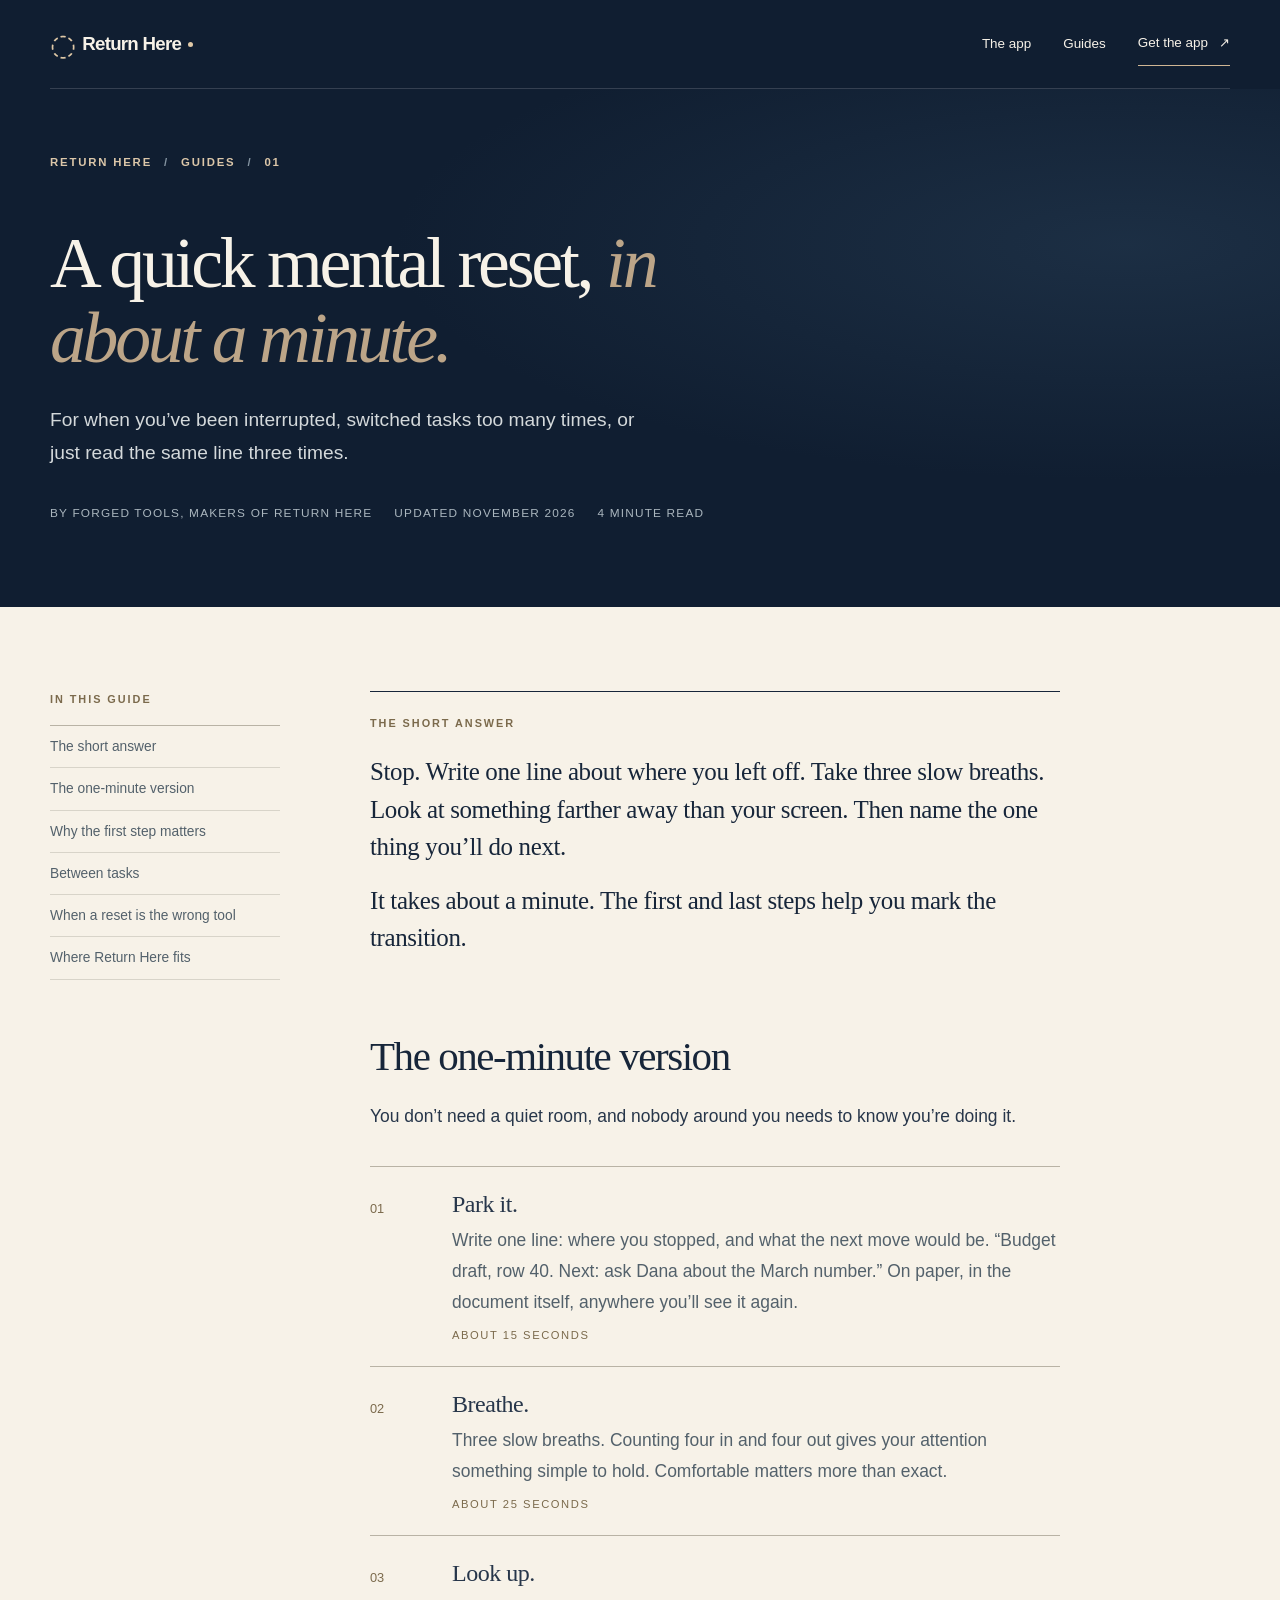
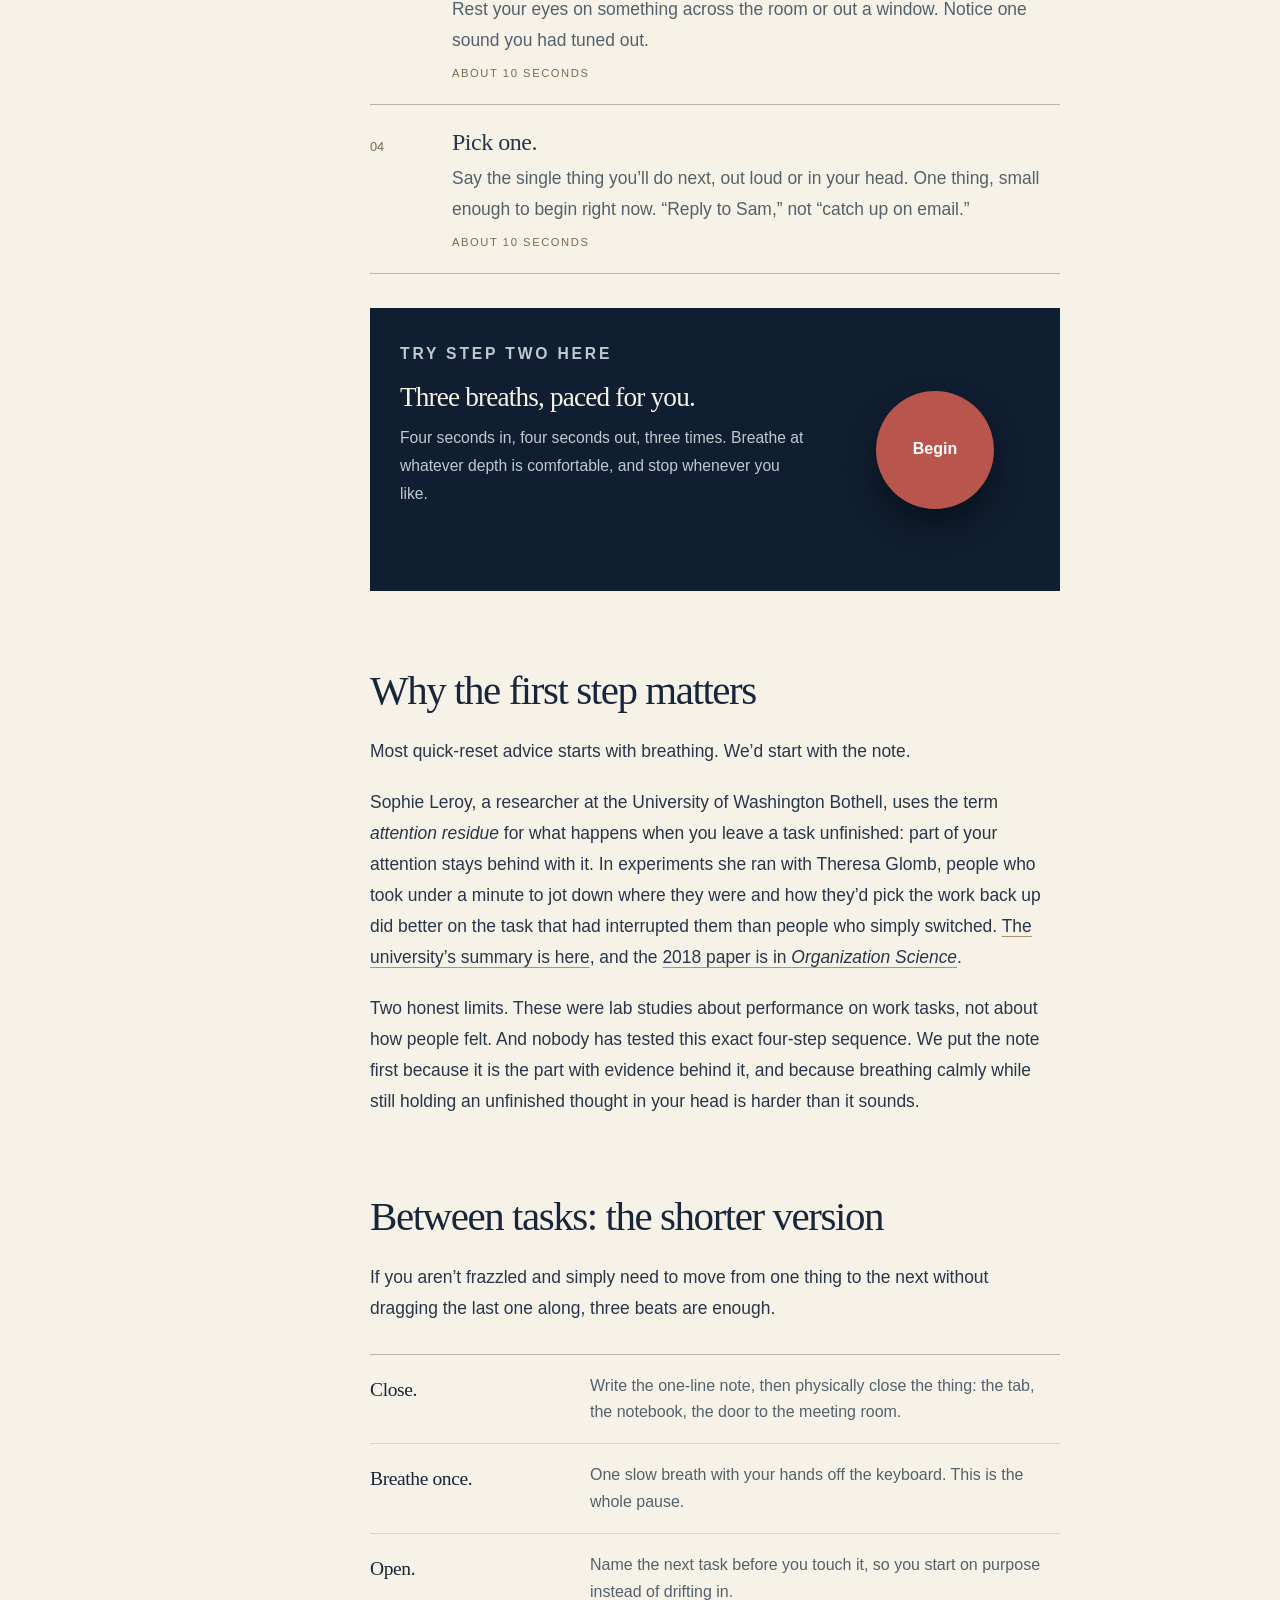
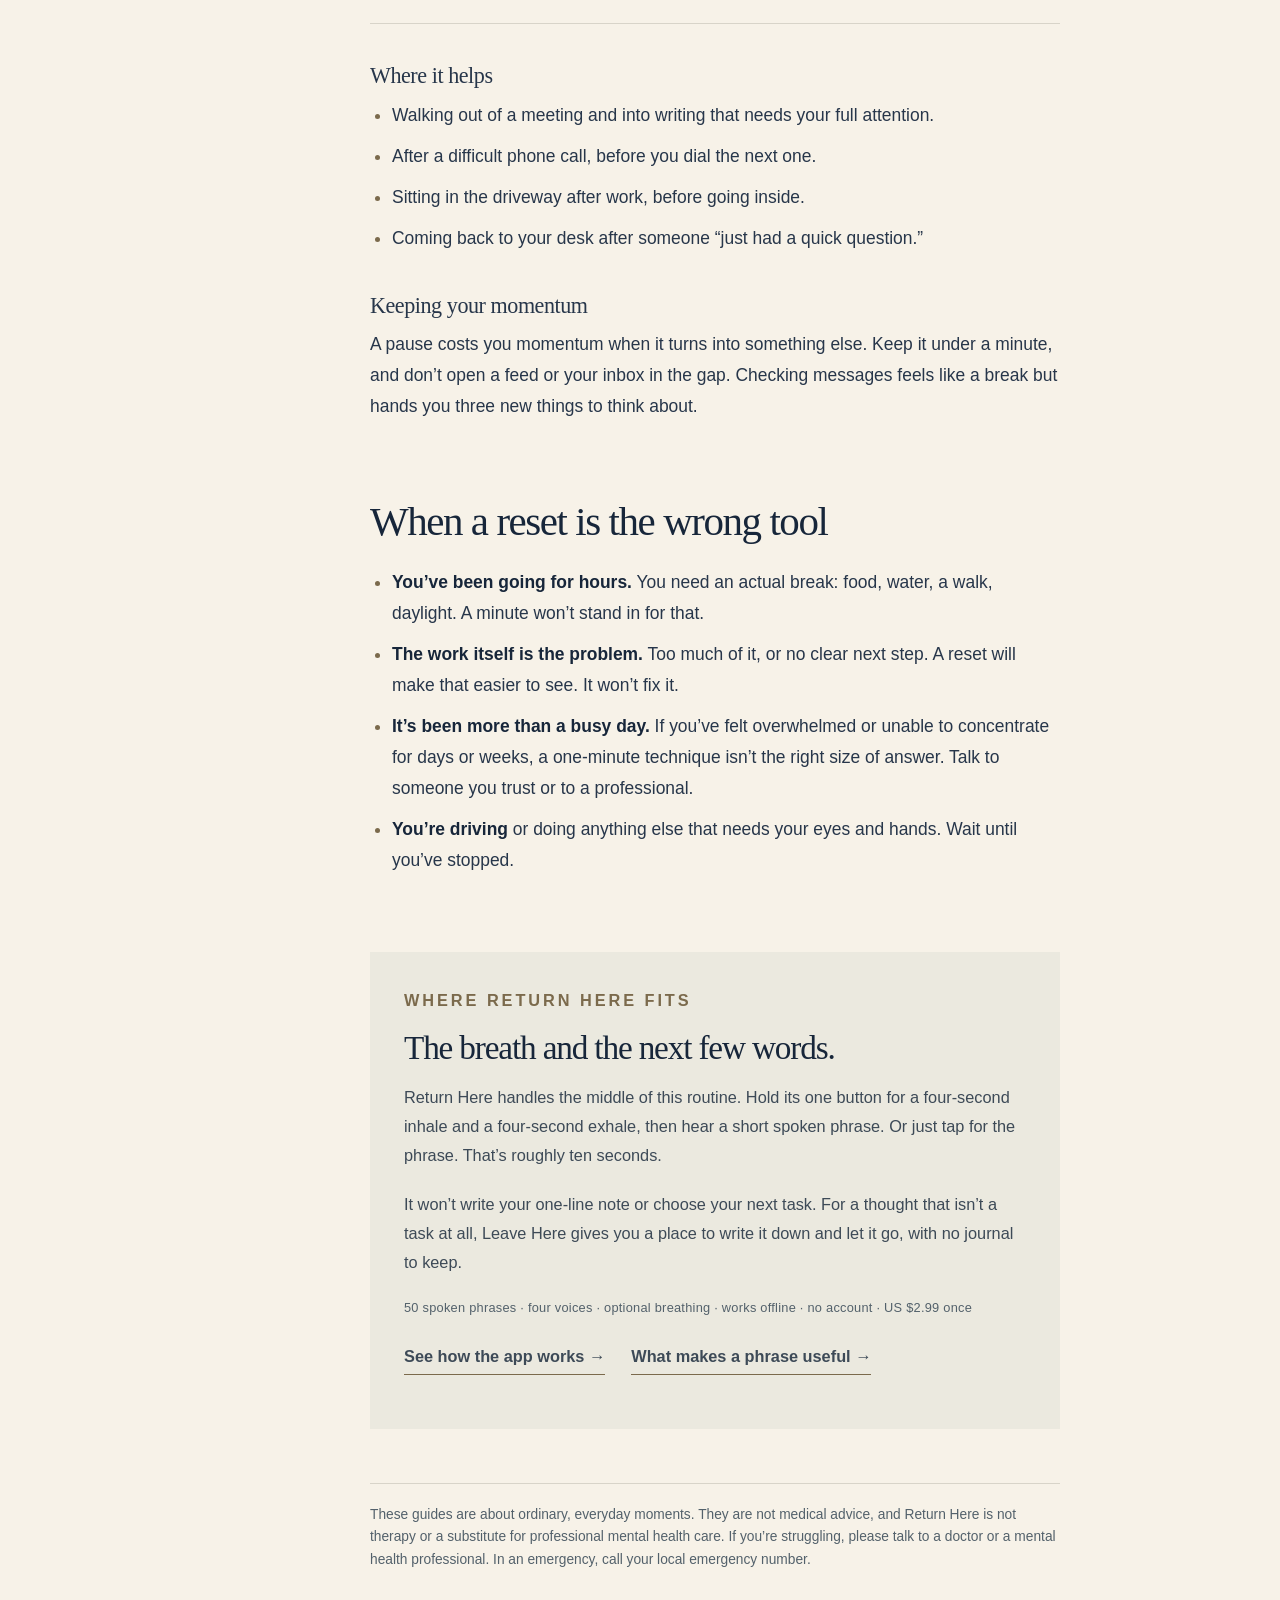
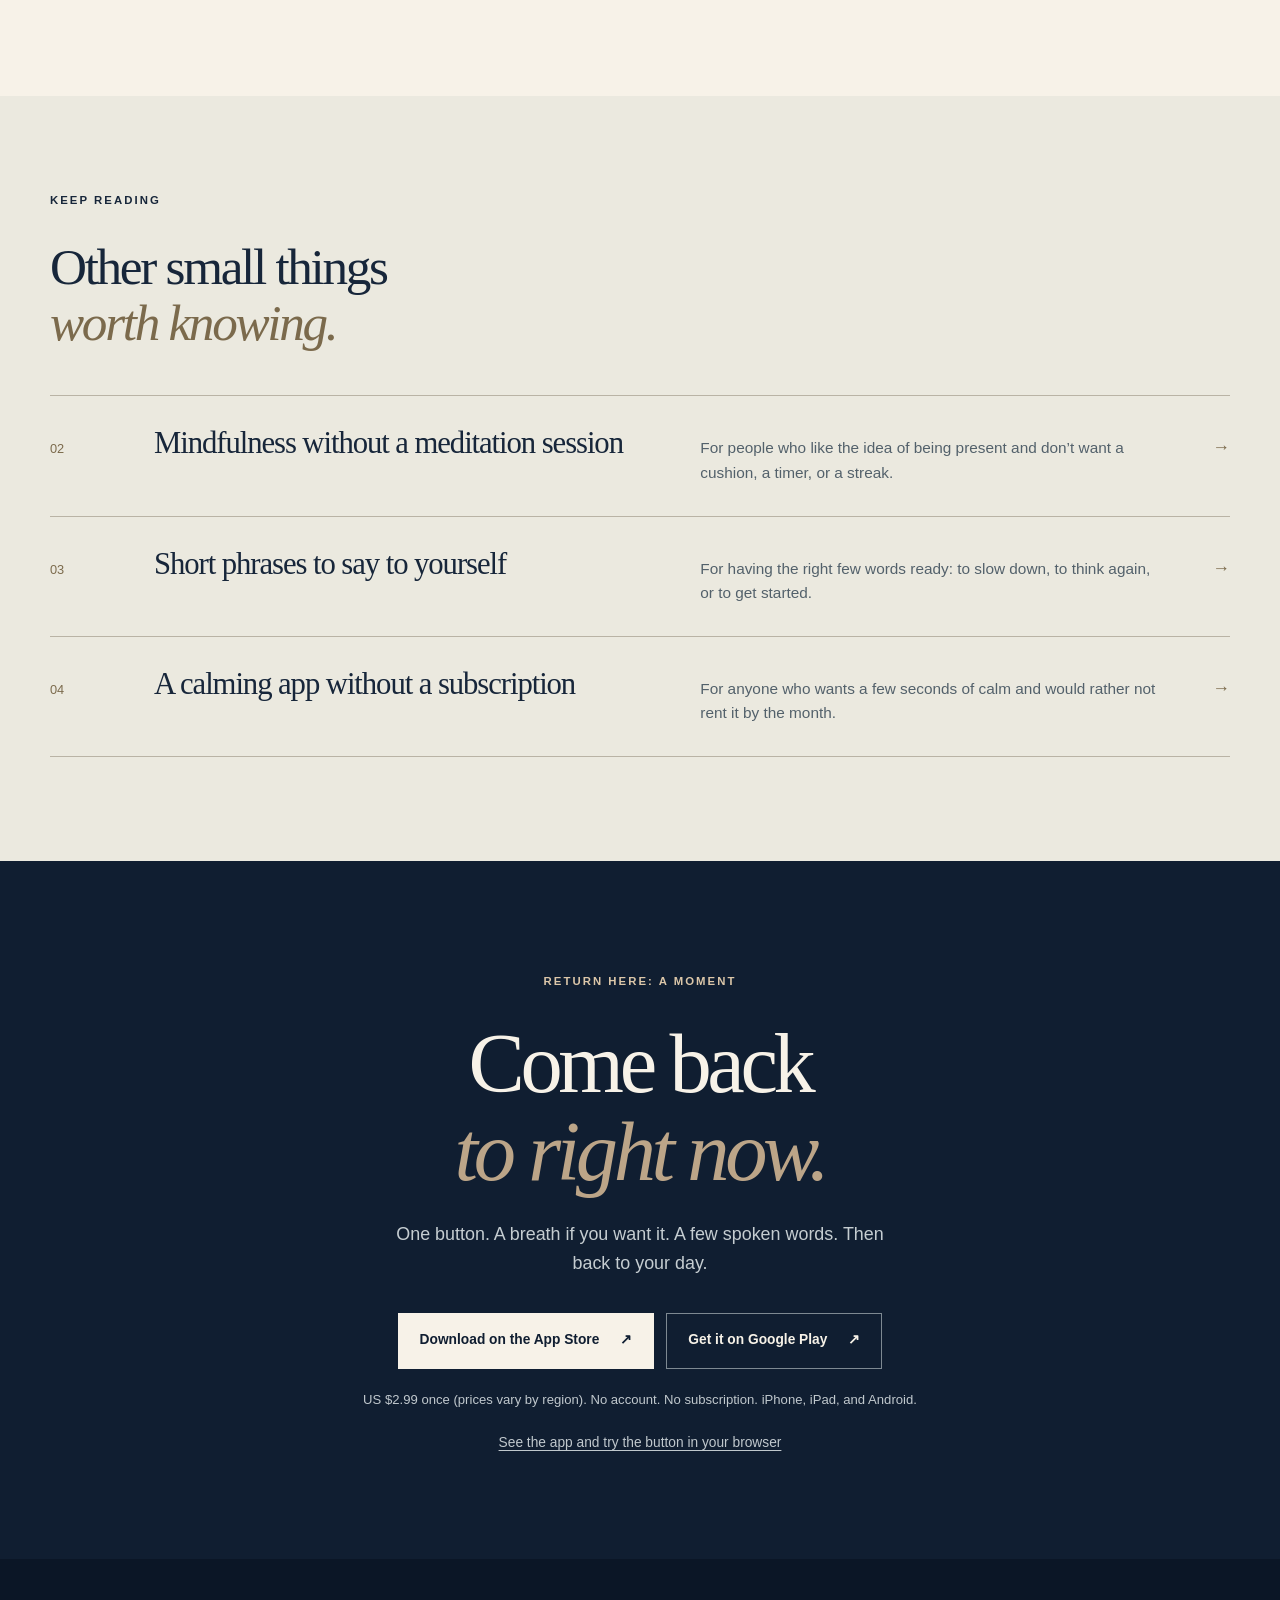
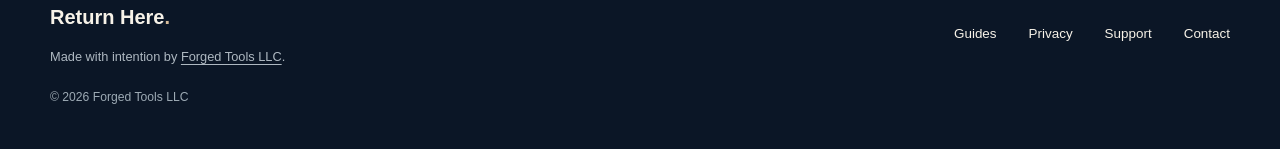
<file: return-here/guides/quick-mental-reset/index.html>
<!doctype html>
<html lang="en">
<head>
  <meta charset="utf-8">
  <meta name="viewport" content="width=device-width, initial-scale=1">
  <meta name="theme-color" content="#101e31">
  <title>How to do a quick mental reset in about a minute | Return Here</title>
  <meta name="description" content="A one-minute reset you can do at your desk: note where you stopped, breathe slowly, look up, and name one next thing. With a version for moving between tasks.">
  <link rel="canonical" href="https://forgedtools.ai/return-here/guides/quick-mental-reset/">
  <link rel="icon" type="image/png" href="/assets/return-here-icon.png">
  <link rel="apple-touch-icon" href="/assets/return-here-icon.png">
  <meta property="og:type" content="article">
  <meta property="og:site_name" content="Return Here">
  <meta property="og:url" content="https://forgedtools.ai/return-here/guides/quick-mental-reset/">
  <meta property="og:title" content="How to do a quick mental reset in about a minute">
  <meta property="og:description" content="A one-minute reset you can do at your desk: note where you stopped, breathe slowly, look up, and name one next thing. With a version for moving between tasks.">
  <meta property="og:image" content="https://forgedtools.ai/assets/return-here-social.png">
  <meta property="og:image:width" content="1200">
  <meta property="og:image:height" content="630">
  <meta property="og:image:alt" content="Return Here: Take a moment. It’s yours. A cream spiral on navy.">
  <meta name="twitter:card" content="summary_large_image">
  <link rel="stylesheet" href="/return-here-guides.css?v=2026-11-guides-2">
  <script src="/return-here-guides.js?v=2026-11-guides-2" defer></script>
  <script type="application/ld+json">{"@context": "https://schema.org", "@type": "Article", "headline": "How to reset your mind in about a minute", "description": "A one-minute reset you can do at your desk: note where you stopped, breathe slowly, look up, and name one next thing. With a version for moving between tasks.", "image": "https://forgedtools.ai/assets/return-here-social.png", "datePublished": "2026-11-20", "dateModified": "2026-11-20", "author": {"@type": "Organization", "name": "Forged Tools LLC", "url": "https://forgedtools.ai/"}, "publisher": {"@type": "Organization", "name": "Forged Tools LLC", "url": "https://forgedtools.ai/", "logo": {"@type": "ImageObject", "url": "https://forgedtools.ai/assets/return-here-icon.png"}}, "mainEntityOfPage": "https://forgedtools.ai/return-here/guides/quick-mental-reset/"}</script>
  <script type="application/ld+json">{"@context": "https://schema.org", "@type": "BreadcrumbList", "itemListElement": [{"@type": "ListItem", "position": 1, "name": "Return Here", "item": "https://forgedtools.ai/return-here/"}, {"@type": "ListItem", "position": 2, "name": "Guides", "item": "https://forgedtools.ai/return-here/guides/"}, {"@type": "ListItem", "position": 3, "name": "How to reset your mind in about a minute"}]}</script>
</head>
<body>
  <a class="skip-link" href="#main">Skip to content</a>
  <header class="site-header">
    <div class="wrap nav-wrap">
      <a class="wordmark" href="/return-here/" aria-label="Return Here home"><span class="wordmark-symbol" aria-hidden="true">◌</span> Return Here<span class="brand-dot" aria-hidden="true"></span></a>
      <nav aria-label="Main navigation">
        <a class="nav-app" href="/return-here/">The app</a>
        <a href="/return-here/guides/">Guides</a>
        <a class="nav-download" href="#get-the-app">Get the app <span aria-hidden="true">↗</span></a>
      </nav>
    </div>
  </header>

  <main id="main">
    <article>
      <header class="guide-hero dark-panel">
        <div class="wrap">
          <nav class="crumbs" aria-label="Breadcrumb"><ol><li><a href="/return-here/">Return Here</a></li><li><a href="/return-here/guides/">Guides</a></li><li aria-current="page">01</li></ol></nav>
          <h1>A quick mental reset, <em>in about a minute.</em></h1>
          <p class="guide-dek">For when you’ve been interrupted, switched tasks too many times, or just read the same line three times.</p>
          <p class="guide-meta"><span>By Forged Tools, makers of Return Here</span><span>Updated <time datetime="2026-11-20">November 2026</time></span><span>4 minute read</span></p>
        </div>
      </header>

      <div class="guide-body">
        <div class="wrap guide-grid">
          <nav class="toc" aria-label="In this guide">
            <p class="toc-title">In this guide</p>
            <ol>
              <li><a href="#short-answer">The short answer</a></li>
              <li><a href="#steps">The one-minute version</a></li>
              <li><a href="#why">Why the first step matters</a></li>
              <li><a href="#between-tasks">Between tasks</a></li>
              <li><a href="#limits">When a reset is the wrong tool</a></li>
              <li><a href="#return-here">Where Return Here fits</a></li>
            </ol>
          </nav>
          <div class="prose">
            <section class="answer" id="short-answer" aria-labelledby="short-answer-label">
              <p class="answer-label" id="short-answer-label">The short answer</p>
              <p>Stop. Write one line about where you left off. Take three slow breaths. Look at something farther away than your screen. Then name the one thing you’ll do next.</p>
              <p>It takes about a minute. The first and last steps help you mark the transition.</p>
            </section>

            <section id="steps" aria-labelledby="steps-title">
              <h2 id="steps-title">The one-minute version</h2>
              <p>You don’t need a quiet room, and nobody around you needs to know you’re doing it.</p>
              <ol class="steps">
                <li><div><h3>Park it.</h3><p>Write one line: where you stopped, and what the next move would be. “Budget draft, row 40. Next: ask Dana about the March number.” On paper, in the document itself, anywhere you’ll see it again.</p><span class="time">About 15 seconds</span></div></li>
                <li><div><h3>Breathe.</h3><p>Three slow breaths. Counting four in and four out gives your attention something simple to hold. Comfortable matters more than exact.</p><span class="time">About 25 seconds</span></div></li>
                <li><div><h3>Look up.</h3><p>Rest your eyes on something across the room or out a window. Notice one sound you had tuned out.</p><span class="time">About 10 seconds</span></div></li>
                <li><div><h3>Pick one.</h3><p>Say the single thing you’ll do next, out loud or in your head. One thing, small enough to begin right now. “Reply to Sam,” not “catch up on email.”</p><span class="time">About 10 seconds</span></div></li>
              </ol>

              <div class="try needs-js" data-pacer>
                <div class="pacer">
                  <div>
                    <p class="eyebrow light-eyebrow">Try step two here</p>
                    <h3>Three breaths, paced for you.</h3>
                    <p>Four seconds in, four seconds out, three times. Breathe at whatever depth is comfortable, and stop whenever you like.</p>
                    <p class="pacer-status" role="status" aria-live="polite"></p>
                  </div>
                  <div class="pacer-stage"><button class="pacer-button" type="button">Begin</button></div>
                </div>
              </div>
              <p class="fine no-js-note">Count it yourself: in for four, out for four, three times.</p>
            </section>

            <section id="why" aria-labelledby="why-title">
              <h2 id="why-title">Why the first step matters</h2>
              <p>Most quick-reset advice starts with breathing. We’d start with the note.</p>
              <p>Sophie Leroy, a researcher at the University of Washington Bothell, uses the term <em>attention residue</em> for what happens when you leave a task unfinished: part of your attention stays behind with it. In experiments she ran with Theresa Glomb, people who took under a minute to jot down where they were and how they’d pick the work back up did better on the task that had interrupted them than people who simply switched. <a href="https://www.washington.edu/news/2018/01/16/task-interrupted-a-plan-for-returning-helps-you-move-on/">The university’s summary is here</a>, and the <a href="https://ideas.repec.org/a/inm/ororsc/v29y2018i3p380-397.html">2018 paper is in <cite>Organization Science</cite></a>.</p>
              <p>Two honest limits. These were lab studies about performance on work tasks, not about how people felt. And nobody has tested this exact four-step sequence. We put the note first because it is the part with evidence behind it, and because breathing calmly while still holding an unfinished thought in your head is harder than it sounds.</p>
            </section>

            <section id="between-tasks" aria-labelledby="between-title">
              <h2 id="between-title">Between tasks: the shorter version</h2>
              <p>If you aren’t frazzled and simply need to move from one thing to the next without dragging the last one along, three beats are enough.</p>
              <dl class="rows">
                <div><dt>Close.</dt><dd>Write the one-line note, then physically close the thing: the tab, the notebook, the door to the meeting room.</dd></div>
                <div><dt>Breathe once.</dt><dd>One slow breath with your hands off the keyboard. This is the whole pause.</dd></div>
                <div><dt>Open.</dt><dd>Name the next task before you touch it, so you start on purpose instead of drifting in.</dd></div>
              </dl>
              <h3>Where it helps</h3>
              <ul>
                <li>Walking out of a meeting and into writing that needs your full attention.</li>
                <li>After a difficult phone call, before you dial the next one.</li>
                <li>Sitting in the driveway after work, before going inside.</li>
                <li>Coming back to your desk after someone “just had a quick question.”</li>
              </ul>
              <h3>Keeping your momentum</h3>
              <p>A pause costs you momentum when it turns into something else. Keep it under a minute, and don’t open a feed or your inbox in the gap. Checking messages feels like a break but hands you three new things to think about.</p>
            </section>

            <section id="limits" aria-labelledby="limits-title">
              <h2 id="limits-title">When a reset is the wrong tool</h2>
              <ul>
                <li><strong>You’ve been going for hours.</strong> You need an actual break: food, water, a walk, daylight. A minute won’t stand in for that.</li>
                <li><strong>The work itself is the problem.</strong> Too much of it, or no clear next step. A reset will make that easier to see. It won’t fix it.</li>
                <li><strong>It’s been more than a busy day.</strong> If you’ve felt overwhelmed or unable to concentrate for days or weeks, a one-minute technique isn’t the right size of answer. Talk to someone you trust or to a professional.</li>
                <li><strong>You’re driving</strong> or doing anything else that needs your eyes and hands. Wait until you’ve stopped.</li>
              </ul>
            </section>

            <aside class="app-note" id="return-here" aria-labelledby="app-note-title">
              <p class="eyebrow">Where Return Here fits</p>
              <h2 id="app-note-title">The breath and the next few words.</h2>
              <p>Return Here handles the middle of this routine. Hold its one button for a four-second inhale and a four-second exhale, then hear a short spoken phrase. Or just tap for the phrase. That’s roughly ten seconds.</p>
              <p>It won’t write your one-line note or choose your next task. For a thought that isn’t a task at all, Leave Here gives you a place to write it down and let it go, with no journal to keep.</p>
              <p class="app-facts">50 spoken phrases · four voices · optional breathing · works offline · no account · US $2.99 once</p>
              <p class="app-links"><a href="/return-here/">See how the app works <span aria-hidden="true">→</span></a><a href="/return-here/guides/short-spoken-reminders/">What makes a phrase useful <span aria-hidden="true">→</span></a></p>
            </aside>
            <p class="disclaimer">These guides are about ordinary, everyday moments. They are not medical advice, and Return Here is not therapy or a substitute for professional mental health care. If you’re struggling, please talk to a doctor or a mental health professional. In an emergency, call your local emergency number.</p>
          </div>
        </div>
      </div>
    </article>

    <section class="more mist-panel" aria-labelledby="more-title">
      <div class="wrap">
        <p class="eyebrow">Keep reading</p>
        <h2 id="more-title">Other small things<br><em>worth knowing.</em></h2>
        <ol class="guide-list">
          <li><a href="/return-here/guides/mindfulness-without-meditation/"><span class="guide-num">02</span><span class="guide-title">Mindfulness without a meditation session</span><span class="guide-for">For people who like the idea of being present and don’t want a cushion, a timer, or a streak.</span><span class="guide-arrow" aria-hidden="true">→</span></a></li>
          <li><a href="/return-here/guides/short-spoken-reminders/"><span class="guide-num">03</span><span class="guide-title">Short phrases to say to yourself</span><span class="guide-for">For having the right few words ready: to slow down, to think again, or to get started.</span><span class="guide-arrow" aria-hidden="true">→</span></a></li>
          <li><a href="/return-here/guides/calming-app-without-subscription/"><span class="guide-num">04</span><span class="guide-title">A calming app without a subscription</span><span class="guide-for">For anyone who wants a few seconds of calm and would rather not rent it by the month.</span><span class="guide-arrow" aria-hidden="true">→</span></a></li>
        </ol>
      </div>
    </section>

    <section class="final-section dark-panel" id="get-the-app" aria-labelledby="final-title">
      <div class="wrap final-inner">
        <p class="eyebrow light-eyebrow">Return Here: A Moment</p>
        <h2 id="final-title">Come back<br><em>to right now.</em></h2>
        <p class="final-lede">One button. A breath if you want it. A few spoken words. Then back to your day.</p>
        <div class="store-buttons" aria-label="Download Return Here">
          <a class="button button-primary" data-store="ios" href="https://apps.apple.com/us/app/return-here-a-moment/id6803208554">Download on the App Store <span aria-hidden="true">↗</span></a>
          <a class="button button-outline" data-store="android" href="https://play.google.com/store/apps/details?id=ai.forgedtools.here&amp;referrer=utm_source%3Dforgedtools%26utm_medium%3Dguides%26utm_campaign%3Dquick-mental-reset">Get it on Google Play <span aria-hidden="true">↗</span></a>
        </div>
        <p class="purchase">US $2.99 once (prices vary by region). No account. No subscription. iPhone, iPad, and Android.</p>
        <p class="final-more"><a href="/return-here/">See the app and try the button in your browser</a></p>
      </div>
    </section>
  </main>

  <footer class="site-footer">
    <div class="wrap footer-grid">
      <div><a class="footer-brand" href="/return-here/">Return Here<span aria-hidden="true">.</span></a><p>Made with intention by <a href="/">Forged Tools LLC</a>.</p></div>
      <nav aria-label="Footer navigation"><a href="/return-here/guides/">Guides</a><a href="/privacy.html">Privacy</a><a href="/support.html">Support</a><a href="mailto:hello@forgedtools.ai">Contact</a></nav>
      <span class="copyright">© 2026 Forged Tools LLC</span>
    </div>
  </footer>
</body>
</html>
</file>
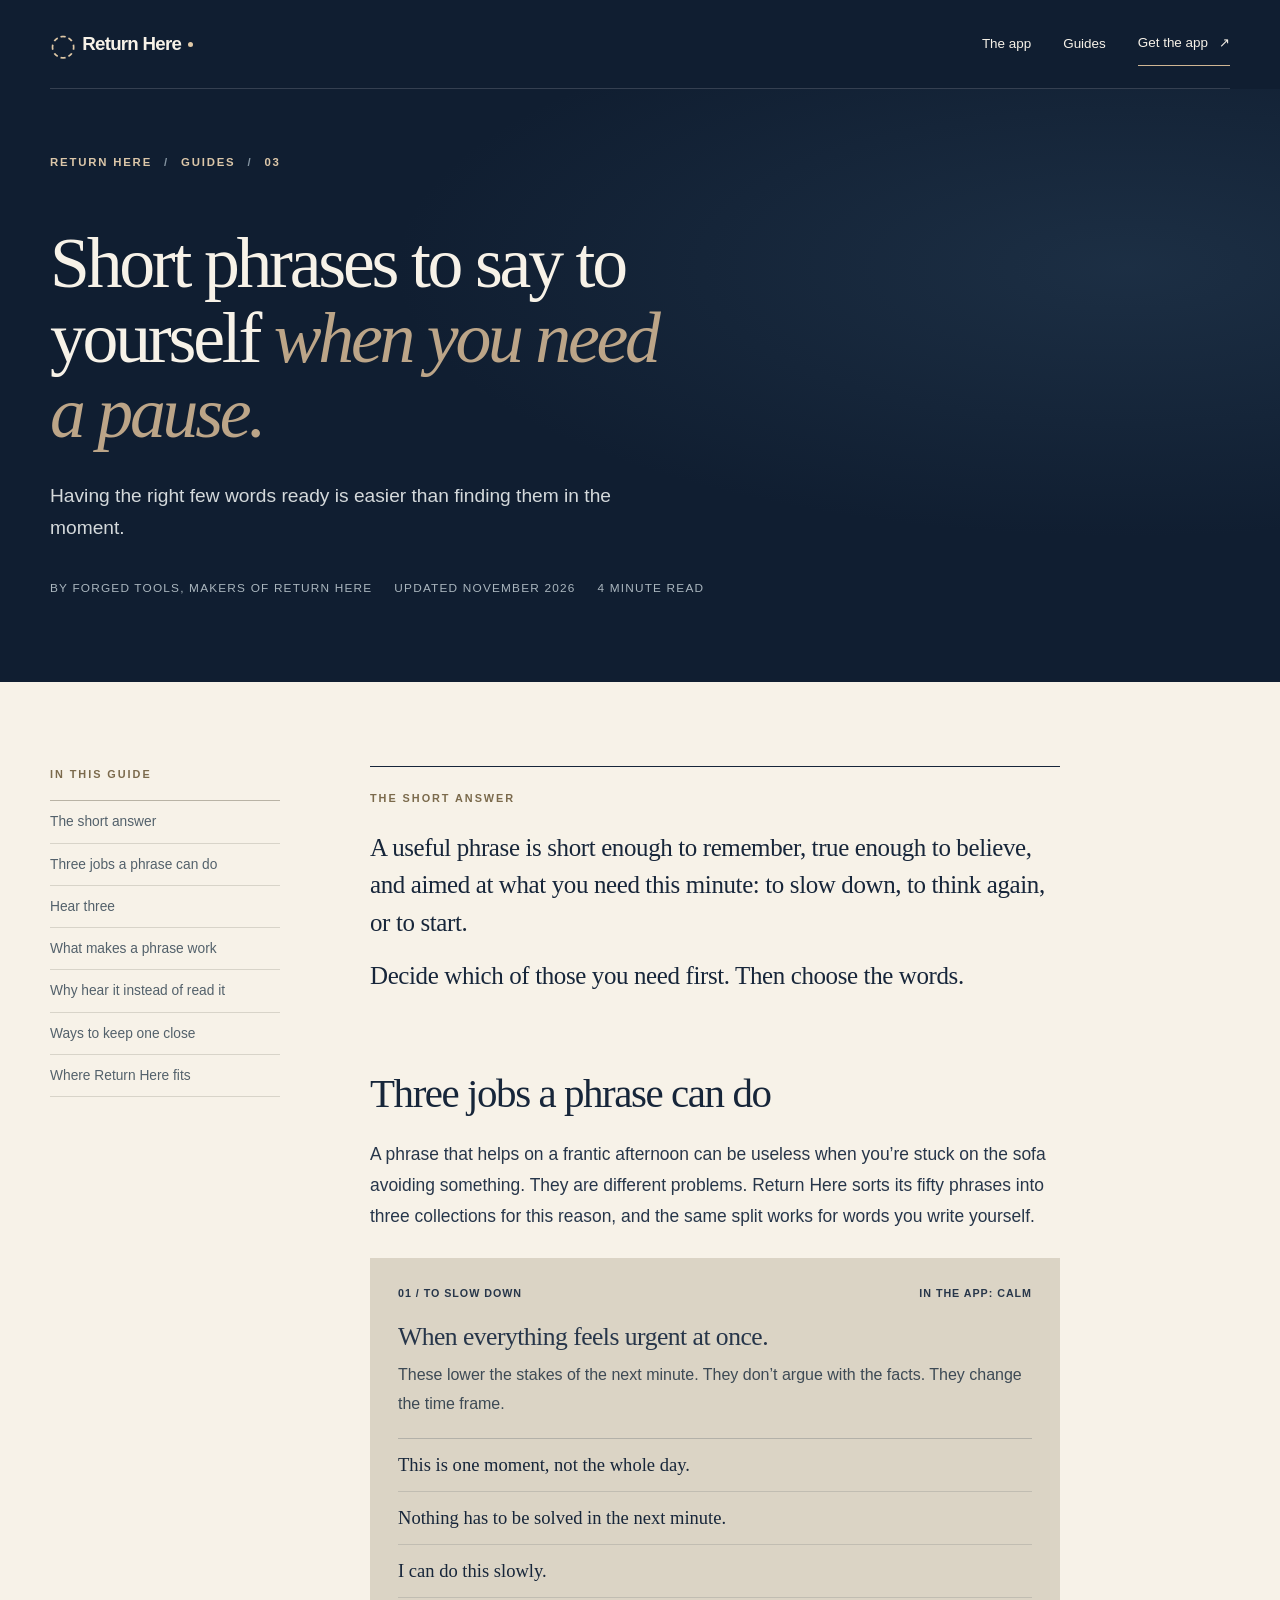
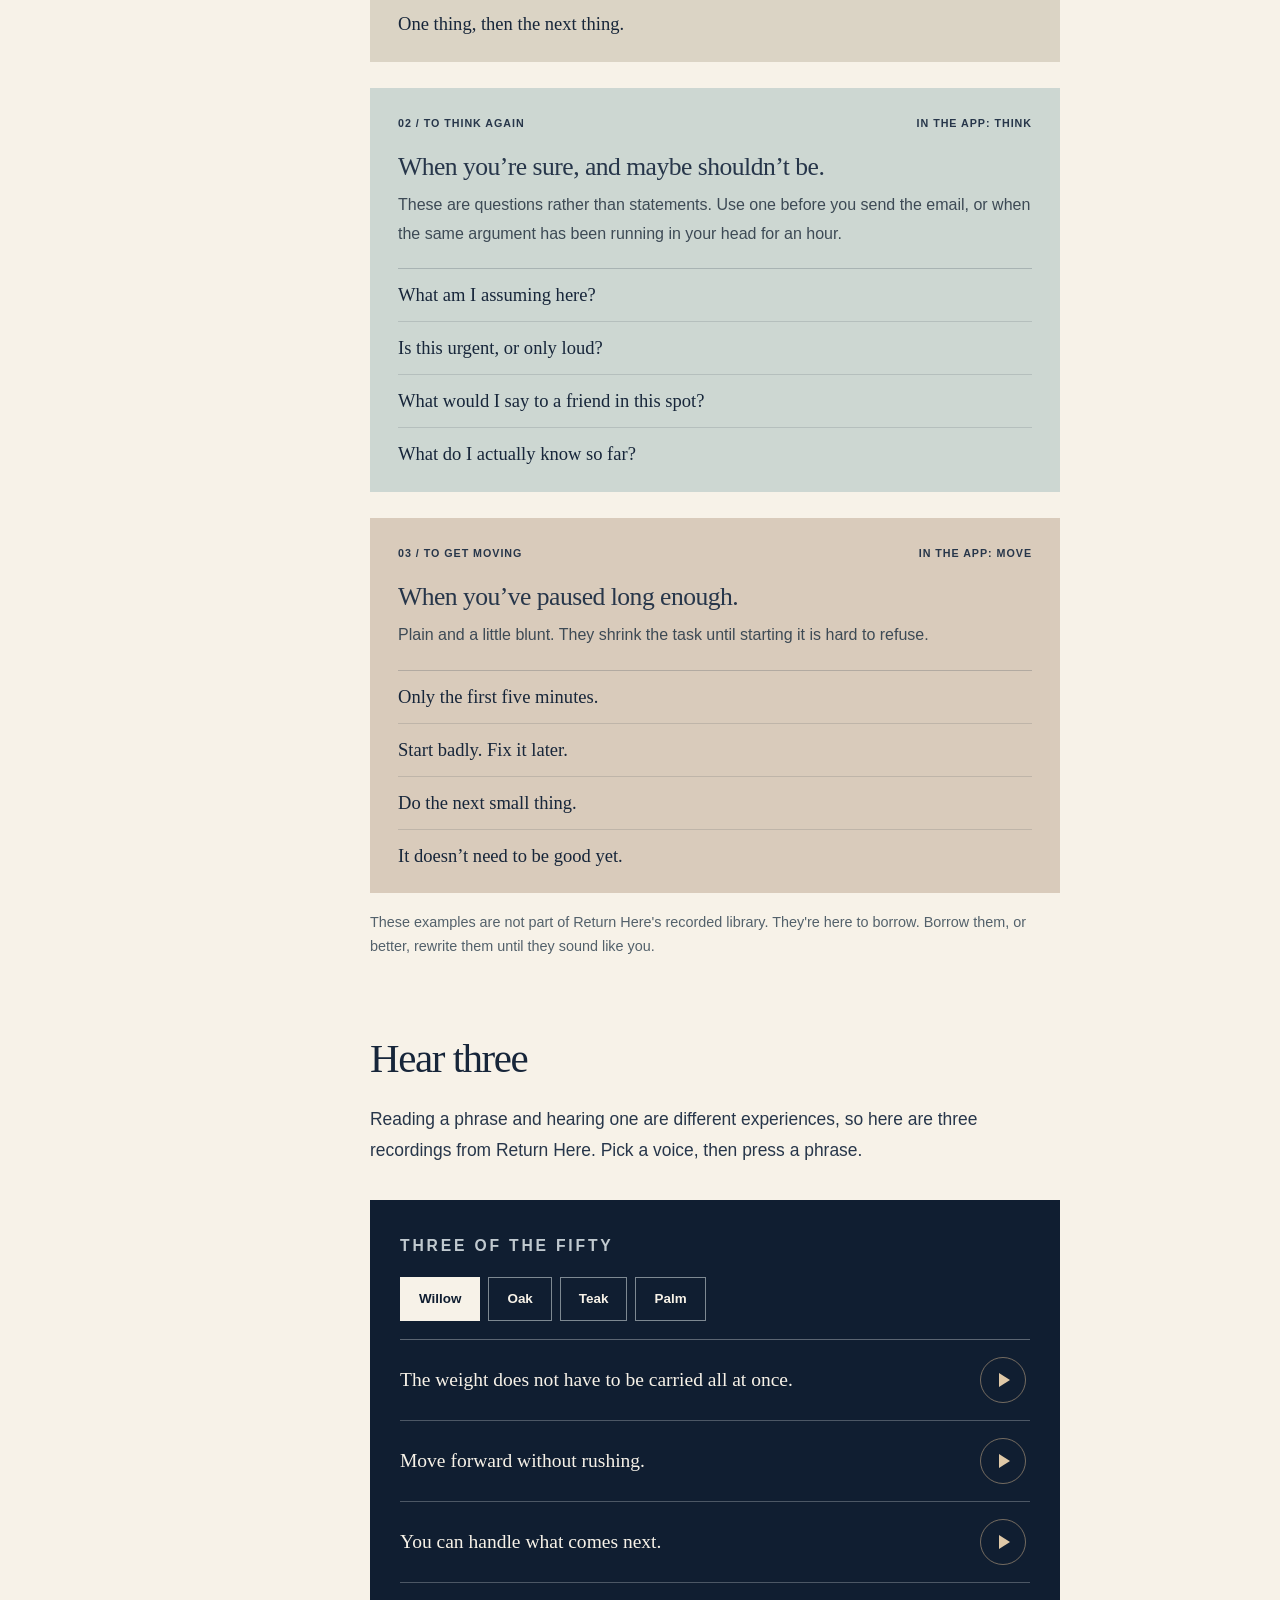
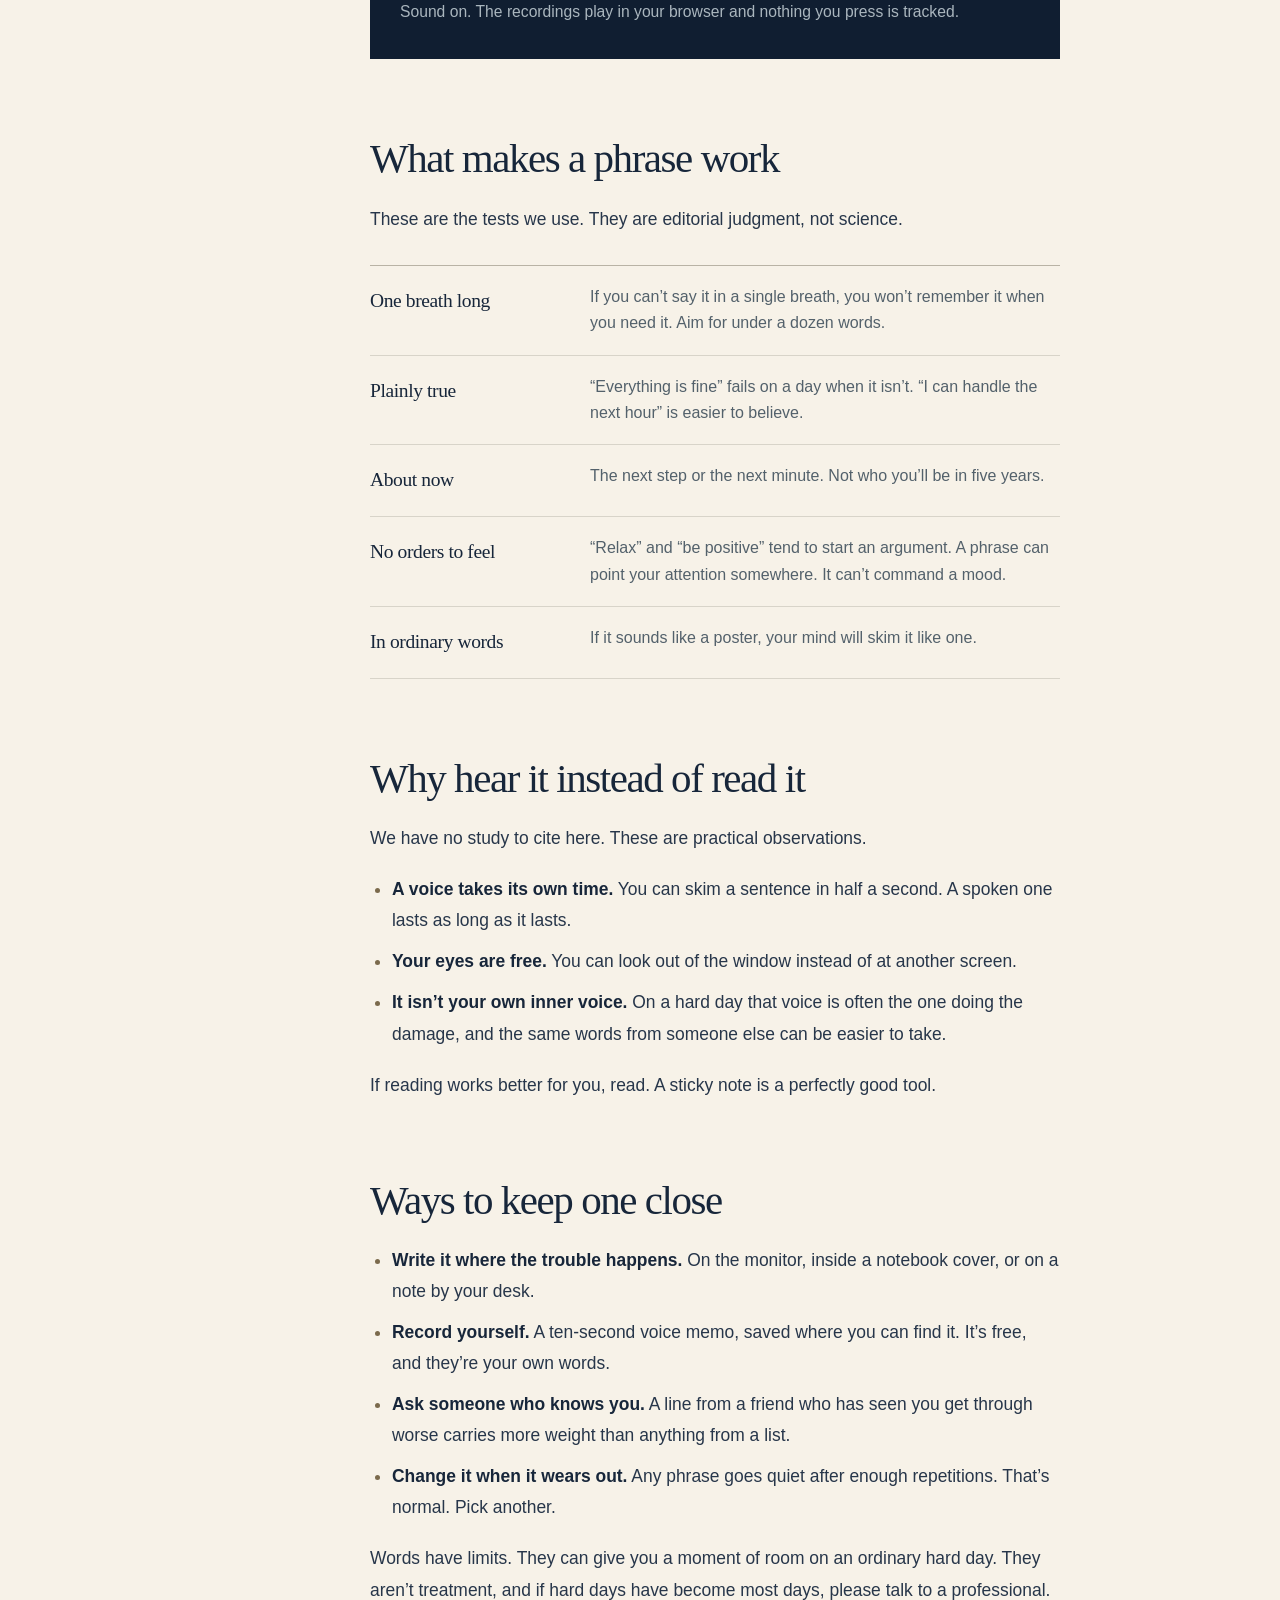
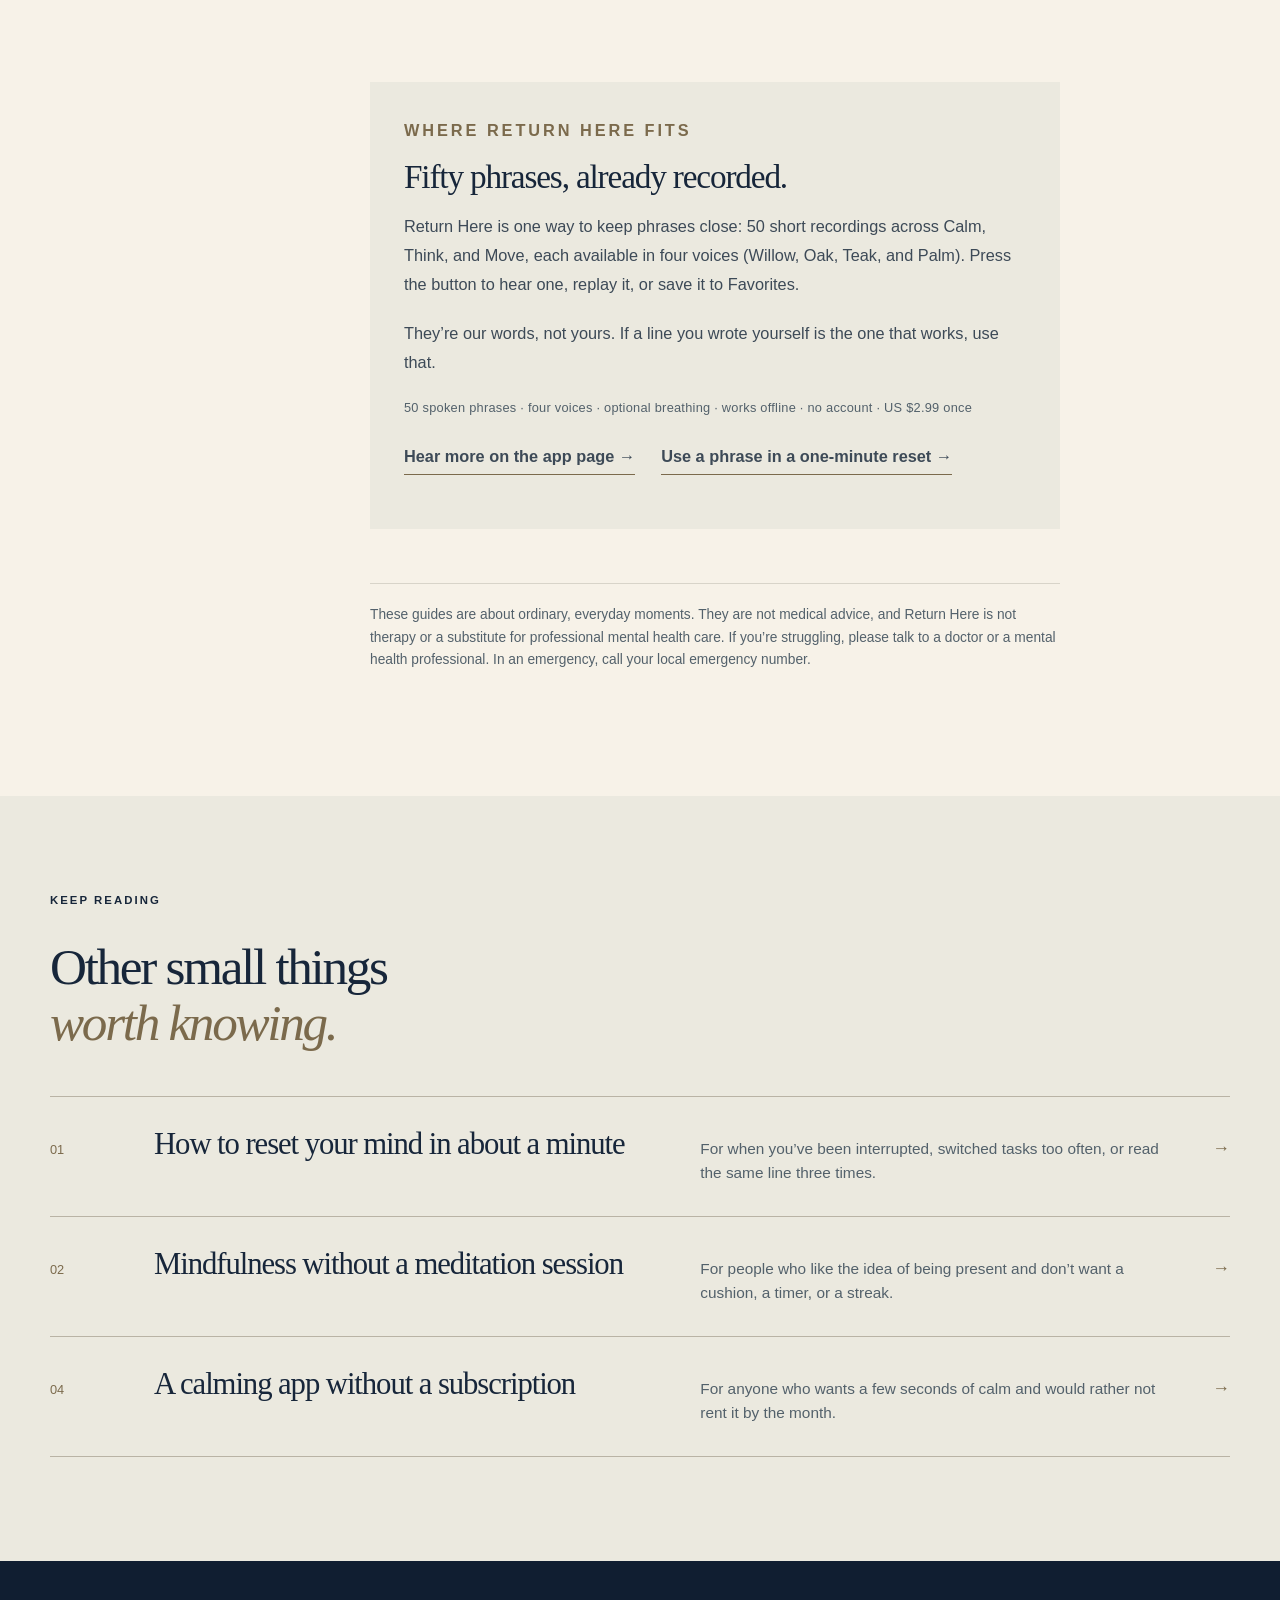
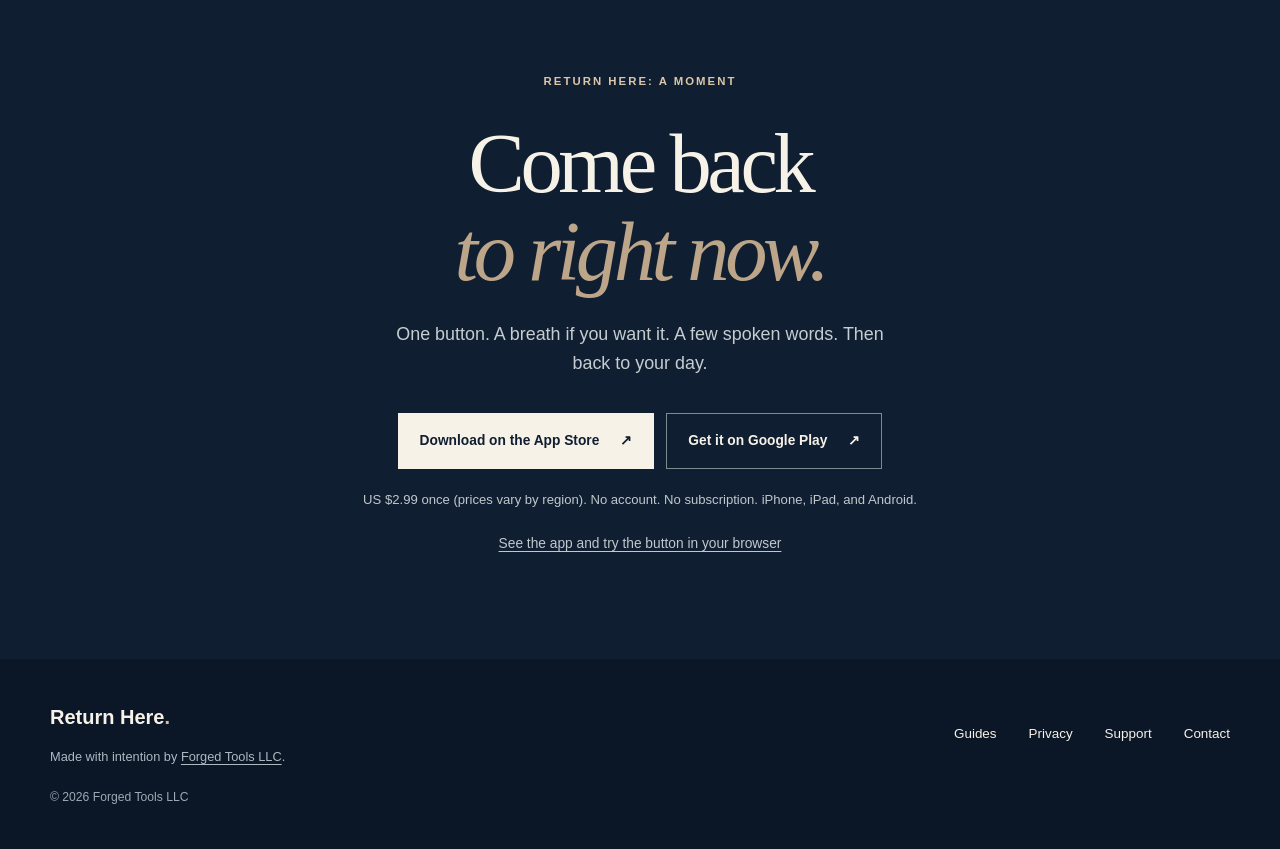
<file: return-here/guides/short-spoken-reminders/index.html>
<!doctype html>
<html lang="en">
<head>
  <meta charset="utf-8">
  <meta name="viewport" content="width=device-width, initial-scale=1">
  <meta name="theme-color" content="#101e31">
  <title>Short phrases to say to yourself when you need a pause | Return Here</title>
  <meta name="description" content="What makes a short phrase useful when you need to slow down, think again, or get started, with examples to borrow, recordings to hear, and ways to keep one close.">
  <link rel="canonical" href="https://forgedtools.ai/return-here/guides/short-spoken-reminders/">
  <link rel="icon" type="image/png" href="/assets/return-here-icon.png">
  <link rel="apple-touch-icon" href="/assets/return-here-icon.png">
  <meta property="og:type" content="article">
  <meta property="og:site_name" content="Return Here">
  <meta property="og:url" content="https://forgedtools.ai/return-here/guides/short-spoken-reminders/">
  <meta property="og:title" content="Short phrases to say to yourself when you need a pause">
  <meta property="og:description" content="What makes a short phrase useful when you need to slow down, think again, or get started, with examples to borrow, recordings to hear, and ways to keep one close.">
  <meta property="og:image" content="https://forgedtools.ai/assets/return-here-social.png">
  <meta property="og:image:width" content="1200">
  <meta property="og:image:height" content="630">
  <meta property="og:image:alt" content="Return Here: Take a moment. It’s yours. A cream spiral on navy.">
  <meta name="twitter:card" content="summary_large_image">
  <link rel="stylesheet" href="/return-here-guides.css?v=2026-11-guides-2">
  <script src="/return-here-guides.js?v=2026-11-guides-2" defer></script>
  <script type="application/ld+json">{"@context": "https://schema.org", "@type": "Article", "headline": "Short phrases to say to yourself", "description": "What makes a short phrase useful when you need to slow down, think again, or get started, with examples to borrow, recordings to hear, and ways to keep one close.", "image": "https://forgedtools.ai/assets/return-here-social.png", "datePublished": "2026-11-20", "dateModified": "2026-11-20", "author": {"@type": "Organization", "name": "Forged Tools LLC", "url": "https://forgedtools.ai/"}, "publisher": {"@type": "Organization", "name": "Forged Tools LLC", "url": "https://forgedtools.ai/", "logo": {"@type": "ImageObject", "url": "https://forgedtools.ai/assets/return-here-icon.png"}}, "mainEntityOfPage": "https://forgedtools.ai/return-here/guides/short-spoken-reminders/"}</script>
  <script type="application/ld+json">{"@context": "https://schema.org", "@type": "BreadcrumbList", "itemListElement": [{"@type": "ListItem", "position": 1, "name": "Return Here", "item": "https://forgedtools.ai/return-here/"}, {"@type": "ListItem", "position": 2, "name": "Guides", "item": "https://forgedtools.ai/return-here/guides/"}, {"@type": "ListItem", "position": 3, "name": "Short phrases to say to yourself"}]}</script>
</head>
<body>
  <a class="skip-link" href="#main">Skip to content</a>
  <header class="site-header">
    <div class="wrap nav-wrap">
      <a class="wordmark" href="/return-here/" aria-label="Return Here home"><span class="wordmark-symbol" aria-hidden="true">◌</span> Return Here<span class="brand-dot" aria-hidden="true"></span></a>
      <nav aria-label="Main navigation">
        <a class="nav-app" href="/return-here/">The app</a>
        <a href="/return-here/guides/">Guides</a>
        <a class="nav-download" href="#get-the-app">Get the app <span aria-hidden="true">↗</span></a>
      </nav>
    </div>
  </header>

  <main id="main">
    <article>
      <header class="guide-hero dark-panel">
        <div class="wrap">
          <nav class="crumbs" aria-label="Breadcrumb"><ol><li><a href="/return-here/">Return Here</a></li><li><a href="/return-here/guides/">Guides</a></li><li aria-current="page">03</li></ol></nav>
          <h1>Short phrases to say to yourself <em>when you need a pause.</em></h1>
          <p class="guide-dek">Having the right few words ready is easier than finding them in the moment.</p>
          <p class="guide-meta"><span>By Forged Tools, makers of Return Here</span><span>Updated <time datetime="2026-11-20">November 2026</time></span><span>4 minute read</span></p>
        </div>
      </header>

      <div class="guide-body">
        <div class="wrap guide-grid">
          <nav class="toc" aria-label="In this guide">
            <p class="toc-title">In this guide</p>
            <ol>
              <li><a href="#short-answer">The short answer</a></li>
              <li><a href="#jobs">Three jobs a phrase can do</a></li>
              <li><a href="#listen">Hear three</a></li>
              <li><a href="#rules">What makes a phrase work</a></li>
              <li><a href="#spoken">Why hear it instead of read it</a></li>
              <li><a href="#keep">Ways to keep one close</a></li>
              <li><a href="#return-here">Where Return Here fits</a></li>
            </ol>
          </nav>
          <div class="prose">
            <section class="answer" id="short-answer" aria-labelledby="short-answer-label">
              <p class="answer-label" id="short-answer-label">The short answer</p>
              <p>A useful phrase is short enough to remember, true enough to believe, and aimed at what you need this minute: to slow down, to think again, or to start.</p>
              <p>Decide which of those you need first. Then choose the words.</p>
            </section>

            <section id="jobs" aria-labelledby="jobs-title">
              <h2 id="jobs-title">Three jobs a phrase can do</h2>
              <p>A phrase that helps on a frantic afternoon can be useless when you’re stuck on the sofa avoiding something. They are different problems. Return Here sorts its fifty phrases into three collections for this reason, and the same split works for words you write yourself.</p>

              <div class="phrase-set calm">
                <div class="phrase-set-top"><span>01 / To slow down</span><span>In the app: Calm</span></div>
                <h3>When everything feels urgent at once.</h3>
                <p>These lower the stakes of the next minute. They don’t argue with the facts. They change the time frame.</p>
                <ul>
                  <li>This is one moment, not the whole day.</li>
                  <li>Nothing has to be solved in the next minute.</li>
                  <li>I can do this slowly.</li>
                  <li>One thing, then the next thing.</li>
                </ul>
              </div>

              <div class="phrase-set think">
                <div class="phrase-set-top"><span>02 / To think again</span><span>In the app: Think</span></div>
                <h3>When you’re sure, and maybe shouldn’t be.</h3>
                <p>These are questions rather than statements. Use one before you send the email, or when the same argument has been running in your head for an hour.</p>
                <ul>
                  <li>What am I assuming here?</li>
                  <li>Is this urgent, or only loud?</li>
                  <li>What would I say to a friend in this spot?</li>
                  <li>What do I actually know so far?</li>
                </ul>
              </div>

              <div class="phrase-set move">
                <div class="phrase-set-top"><span>03 / To get moving</span><span>In the app: Move</span></div>
                <h3>When you’ve paused long enough.</h3>
                <p>Plain and a little blunt. They shrink the task until starting it is hard to refuse.</p>
                <ul>
                  <li>Only the first five minutes.</li>
                  <li>Start badly. Fix it later.</li>
                  <li>Do the next small thing.</li>
                  <li>It doesn’t need to be good yet.</li>
                </ul>
              </div>
              <p class="fine" style="margin-top:18px">These examples are not part of Return Here's recorded library. They're here to borrow. Borrow them, or better, rewrite them until they sound like you.</p>
            </section>

            <section id="listen" aria-labelledby="listen-title">
              <h2 id="listen-title">Hear three</h2>
              <p>Reading a phrase and hearing one are different experiences, so here are three recordings from Return Here. Pick a voice, then press a phrase.</p>
              <div class="try needs-js" data-player>
                <p class="eyebrow light-eyebrow">Three of the fifty</p>
                <div class="player-voices" role="group" aria-label="Choose a voice">
                  <button type="button" data-voice="willow" aria-pressed="true">Willow</button>
                  <button type="button" data-voice="oak" aria-pressed="false">Oak</button>
                  <button type="button" data-voice="teak" aria-pressed="false">Teak</button>
                  <button type="button" data-voice="palm" aria-pressed="false">Palm</button>
                </div>
                <div class="player-list">
                  <button class="clip" type="button" data-clip="05"><span class="clip-text"><span class="visually-hidden">Play</span> The weight does not have to be carried all at once.</span><span class="clip-play" aria-hidden="true"></span></button>
                  <button class="clip" type="button" data-clip="08"><span class="clip-text"><span class="visually-hidden">Play</span> Move forward without rushing.</span><span class="clip-play" aria-hidden="true"></span></button>
                  <button class="clip" type="button" data-clip="13"><span class="clip-text"><span class="visually-hidden">Play</span> You can handle what comes next.</span><span class="clip-play" aria-hidden="true"></span></button>
                </div>
                <p class="fine">Sound on. The recordings play in your browser and nothing you press is tracked.</p>
              </div>
              <ul class="no-js-note">
                <li>The weight does not have to be carried all at once.</li>
                <li>Move forward without rushing.</li>
                <li>You can handle what comes next.</li>
              </ul>
            </section>

            <section id="rules" aria-labelledby="rules-title">
              <h2 id="rules-title">What makes a phrase work</h2>
              <p>These are the tests we use. They are editorial judgment, not science.</p>
              <dl class="rows">
                <div><dt>One breath long</dt><dd>If you can’t say it in a single breath, you won’t remember it when you need it. Aim for under a dozen words.</dd></div>
                <div><dt>Plainly true</dt><dd>“Everything is fine” fails on a day when it isn’t. “I can handle the next hour” is easier to believe.</dd></div>
                <div><dt>About now</dt><dd>The next step or the next minute. Not who you’ll be in five years.</dd></div>
                <div><dt>No orders to feel</dt><dd>“Relax” and “be positive” tend to start an argument. A phrase can point your attention somewhere. It can’t command a mood.</dd></div>
                <div><dt>In ordinary words</dt><dd>If it sounds like a poster, your mind will skim it like one.</dd></div>
              </dl>
            </section>

            <section id="spoken" aria-labelledby="spoken-title">
              <h2 id="spoken-title">Why hear it instead of read it</h2>
              <p>We have no study to cite here. These are practical observations.</p>
              <ul>
                <li><strong>A voice takes its own time.</strong> You can skim a sentence in half a second. A spoken one lasts as long as it lasts.</li>
                <li><strong>Your eyes are free.</strong> You can look out of the window instead of at another screen.</li>
                <li><strong>It isn’t your own inner voice.</strong> On a hard day that voice is often the one doing the damage, and the same words from someone else can be easier to take.</li>
              </ul>
              <p>If reading works better for you, read. A sticky note is a perfectly good tool.</p>
            </section>

            <section id="keep" aria-labelledby="keep-title">
              <h2 id="keep-title">Ways to keep one close</h2>
              <ul>
                <li><strong>Write it where the trouble happens.</strong> On the monitor, inside a notebook cover, or on a note by your desk.</li>
                <li><strong>Record yourself.</strong> A ten-second voice memo, saved where you can find it. It’s free, and they’re your own words.</li>
                <li><strong>Ask someone who knows you.</strong> A line from a friend who has seen you get through worse carries more weight than anything from a list.</li>
                <li><strong>Change it when it wears out.</strong> Any phrase goes quiet after enough repetitions. That’s normal. Pick another.</li>
              </ul>
              <p>Words have limits. They can give you a moment of room on an ordinary hard day. They aren’t treatment, and if hard days have become most days, please talk to a professional.</p>
            </section>

            <aside class="app-note" id="return-here" aria-labelledby="app-note-title">
              <p class="eyebrow">Where Return Here fits</p>
              <h2 id="app-note-title">Fifty phrases, already recorded.</h2>
              <p>Return Here is one way to keep phrases close: 50 short recordings across Calm, Think, and Move, each available in four voices (Willow, Oak, Teak, and Palm). Press the button to hear one, replay it, or save it to Favorites.</p>
              <p>They’re our words, not yours. If a line you wrote yourself is the one that works, use that.</p>
              <p class="app-facts">50 spoken phrases · four voices · optional breathing · works offline · no account · US $2.99 once</p>
              <p class="app-links"><a href="/return-here/">Hear more on the app page <span aria-hidden="true">→</span></a><a href="/return-here/guides/quick-mental-reset/">Use a phrase in a one-minute reset <span aria-hidden="true">→</span></a></p>
            </aside>
            <p class="disclaimer">These guides are about ordinary, everyday moments. They are not medical advice, and Return Here is not therapy or a substitute for professional mental health care. If you’re struggling, please talk to a doctor or a mental health professional. In an emergency, call your local emergency number.</p>
          </div>
        </div>
      </div>
    </article>

    <section class="more mist-panel" aria-labelledby="more-title">
      <div class="wrap">
        <p class="eyebrow">Keep reading</p>
        <h2 id="more-title">Other small things<br><em>worth knowing.</em></h2>
        <ol class="guide-list">
          <li><a href="/return-here/guides/quick-mental-reset/"><span class="guide-num">01</span><span class="guide-title">How to reset your mind in about a minute</span><span class="guide-for">For when you’ve been interrupted, switched tasks too often, or read the same line three times.</span><span class="guide-arrow" aria-hidden="true">→</span></a></li>
          <li><a href="/return-here/guides/mindfulness-without-meditation/"><span class="guide-num">02</span><span class="guide-title">Mindfulness without a meditation session</span><span class="guide-for">For people who like the idea of being present and don’t want a cushion, a timer, or a streak.</span><span class="guide-arrow" aria-hidden="true">→</span></a></li>
          <li><a href="/return-here/guides/calming-app-without-subscription/"><span class="guide-num">04</span><span class="guide-title">A calming app without a subscription</span><span class="guide-for">For anyone who wants a few seconds of calm and would rather not rent it by the month.</span><span class="guide-arrow" aria-hidden="true">→</span></a></li>
        </ol>
      </div>
    </section>

    <section class="final-section dark-panel" id="get-the-app" aria-labelledby="final-title">
      <div class="wrap final-inner">
        <p class="eyebrow light-eyebrow">Return Here: A Moment</p>
        <h2 id="final-title">Come back<br><em>to right now.</em></h2>
        <p class="final-lede">One button. A breath if you want it. A few spoken words. Then back to your day.</p>
        <div class="store-buttons" aria-label="Download Return Here">
          <a class="button button-primary" data-store="ios" href="https://apps.apple.com/us/app/return-here-a-moment/id6803208554">Download on the App Store <span aria-hidden="true">↗</span></a>
          <a class="button button-outline" data-store="android" href="https://play.google.com/store/apps/details?id=ai.forgedtools.here&amp;referrer=utm_source%3Dforgedtools%26utm_medium%3Dguides%26utm_campaign%3Dshort-spoken-reminders">Get it on Google Play <span aria-hidden="true">↗</span></a>
        </div>
        <p class="purchase">US $2.99 once (prices vary by region). No account. No subscription. iPhone, iPad, and Android.</p>
        <p class="final-more"><a href="/return-here/">See the app and try the button in your browser</a></p>
      </div>
    </section>
  </main>

  <footer class="site-footer">
    <div class="wrap footer-grid">
      <div><a class="footer-brand" href="/return-here/">Return Here<span aria-hidden="true">.</span></a><p>Made with intention by <a href="/">Forged Tools LLC</a>.</p></div>
      <nav aria-label="Footer navigation"><a href="/return-here/guides/">Guides</a><a href="/privacy.html">Privacy</a><a href="/support.html">Support</a><a href="mailto:hello@forgedtools.ai">Contact</a></nav>
      <span class="copyright">© 2026 Forged Tools LLC</span>
    </div>
  </footer>
</body>
</html>
</file>
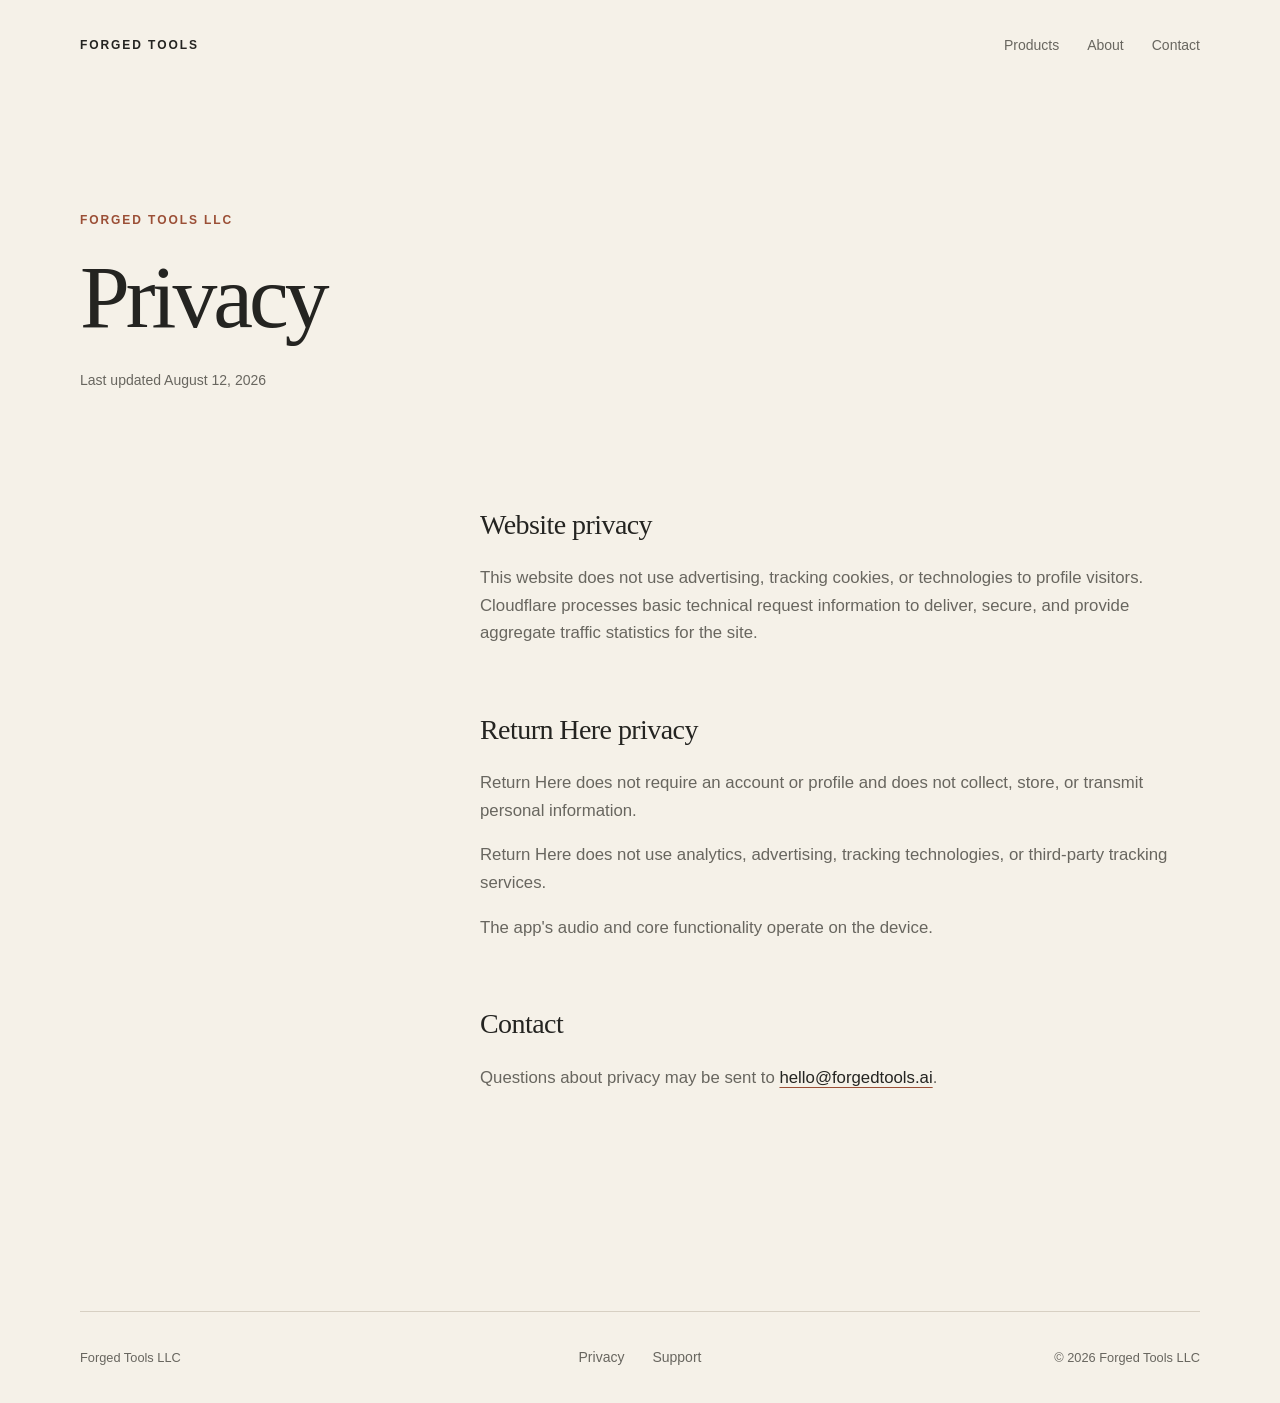
<file: privacy.html>
<!doctype html>
<html lang="en">
<head>
  <meta charset="utf-8">
  <meta name="viewport" content="width=device-width, initial-scale=1">
  <meta name="description" content="Privacy information for the Forged Tools LLC website and products.">
  <title>Privacy — Forged Tools LLC</title>
  <link rel="stylesheet" href="styles.css">
</head>
<body>
  <header class="site-header">
    <a class="wordmark" href="index.html" aria-label="Forged Tools home">Forged Tools</a>
    <nav aria-label="Primary navigation">
      <a href="index.html#products">Products</a>
      <a href="index.html#about">About</a>
      <a href="index.html#contact">Contact</a>
    </nav>
  </header>

  <main class="page">
    <header class="page-header">
      <p class="eyebrow">Forged Tools LLC</p>
      <h1>Privacy</h1>
      <p class="updated">Last updated August 12, 2026</p>
    </header>

    <div class="prose">
      <section>
        <h2>Website privacy</h2>
        <p>This website does not use advertising, tracking cookies, or technologies to profile visitors. Cloudflare processes basic technical request information to deliver, secure, and provide aggregate traffic statistics for the site.</p>
      </section>
      <section>
        <h2>Return Here privacy</h2>
        <p>Return Here does not require an account or profile and does not collect, store, or transmit personal information.</p>
        <p>Return Here does not use analytics, advertising, tracking technologies, or third-party tracking services.</p>
        <p>The app's audio and core functionality operate on the device.</p>
      </section>
      <section>
        <h2>Contact</h2>
        <p>Questions about privacy may be sent to <a href="mailto:hello@forgedtools.ai">hello@forgedtools.ai</a>.</p>
      </section>
    </div>
  </main>

  <footer class="site-footer">
    <p>Forged Tools LLC</p>
    <nav aria-label="Footer navigation">
      <a href="privacy.html" aria-current="page">Privacy</a>
      <a href="support.html">Support</a>
    </nav>
    <p>© 2026 Forged Tools LLC</p>
  </footer>
</body>
</html>
</file>
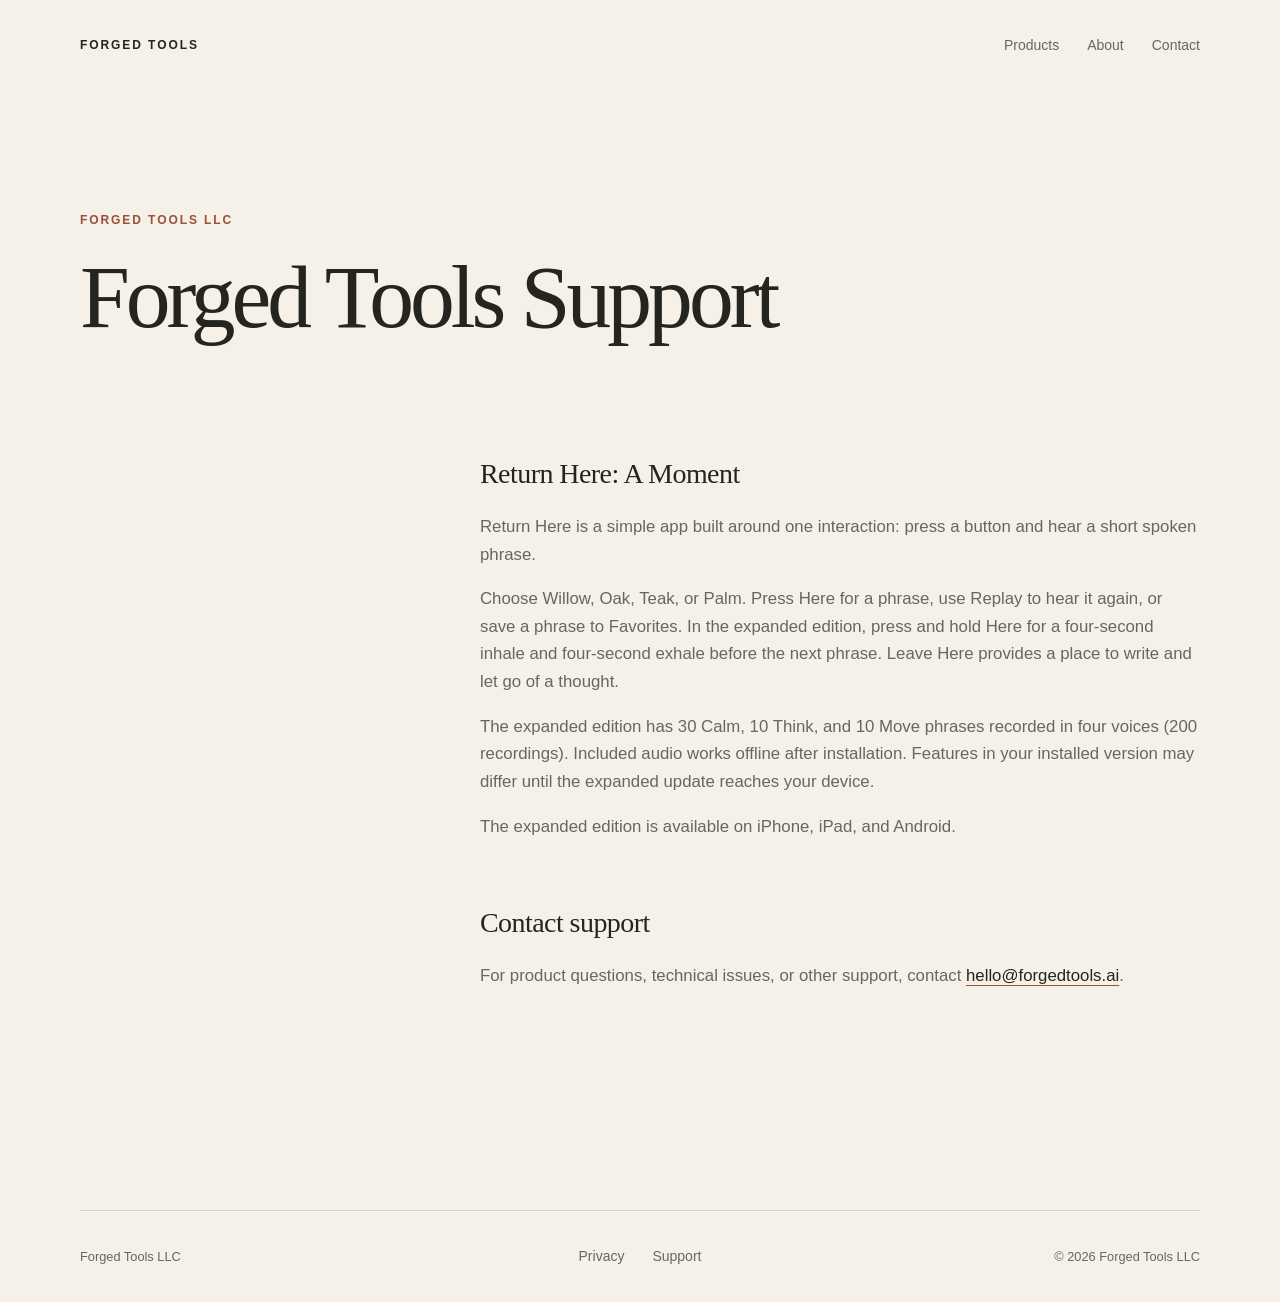
<file: support.html>
<!doctype html>
<html lang="en">
<head>
  <meta charset="utf-8">
  <meta name="viewport" content="width=device-width, initial-scale=1">
  <meta name="description" content="Support information for Return Here and other products from Forged Tools LLC.">
  <title>Support — Forged Tools LLC</title>
  <link rel="stylesheet" href="styles.css">
</head>
<body>
  <header class="site-header">
    <a class="wordmark" href="index.html" aria-label="Forged Tools home">Forged Tools</a>
    <nav aria-label="Primary navigation">
      <a href="index.html#products">Products</a>
      <a href="index.html#about">About</a>
      <a href="index.html#contact">Contact</a>
    </nav>
  </header>

  <main class="page">
    <header class="page-header">
      <p class="eyebrow">Forged Tools LLC</p>
      <h1>Forged Tools Support</h1>
    </header>

    <div class="prose">
      <section>
        <h2>Return Here: A Moment</h2>
        <p>Return Here is a simple app built around one interaction: press a button and hear a short spoken phrase.</p>
        <p>Choose Willow, Oak, Teak, or Palm. Press Here for a phrase, use Replay to hear it again, or save a phrase to Favorites. In the expanded edition, press and hold Here for a four-second inhale and four-second exhale before the next phrase. Leave Here provides a place to write and let go of a thought.</p>
        <p>The expanded edition has 30 Calm, 10 Think, and 10 Move phrases recorded in four voices (200 recordings). Included audio works offline after installation. Features in your installed version may differ until the expanded update reaches your device.</p>
        <p>The expanded edition is available on iPhone, iPad, and Android.</p>
      </section>
      <section>
        <h2>Contact support</h2>
        <p>For product questions, technical issues, or other support, contact <a href="mailto:hello@forgedtools.ai">hello@forgedtools.ai</a>.</p>
      </section>
    </div>
  </main>

  <footer class="site-footer">
    <p>Forged Tools LLC</p>
    <nav aria-label="Footer navigation">
      <a href="privacy.html">Privacy</a>
      <a href="support.html" aria-current="page">Support</a>
    </nav>
    <p>© 2026 Forged Tools LLC</p>
  </footer>
</body>
</html>
</file>
<file: styles.css>
:root {
  --background: #f5f1e8;
  --surface: #ece6da;
  --text: #242421;
  --muted: #68665f;
  --accent: #9b4f36;
  --border: #d7d0c3;
}

* {
  box-sizing: border-box;
}

html {
  scroll-behavior: smooth;
}

body {
  margin: 0;
  background: var(--background);
  color: var(--text);
  font-family: Inter, ui-sans-serif, -apple-system, BlinkMacSystemFont, "Segoe UI", sans-serif;
  font-size: 16px;
  line-height: 1.65;
  -webkit-font-smoothing: antialiased;
}

a {
  color: inherit;
  text-decoration-color: var(--accent);
  text-decoration-thickness: 1px;
  text-underline-offset: 0.25em;
}

a:hover {
  color: var(--accent);
}

a:focus-visible {
  outline: 2px solid var(--accent);
  outline-offset: 5px;
}

.site-header,
main,
.site-footer {
  width: min(1120px, calc(100% - 48px));
  margin-inline: auto;
}

.site-header {
  display: flex;
  align-items: center;
  justify-content: space-between;
  padding-block: 34px;
}

.wordmark,
.eyebrow,
.section-label,
.product-name {
  font-size: 0.75rem;
  font-weight: 700;
  letter-spacing: 0.16em;
  text-transform: uppercase;
}

.wordmark {
  text-decoration: none;
}

nav {
  display: flex;
  gap: 28px;
}

nav a {
  color: var(--muted);
  font-size: 0.875rem;
  text-decoration: none;
}

.hero {
  display: flex;
  min-height: 650px;
  flex-direction: column;
  justify-content: center;
  padding-block: 80px 140px;
}

.eyebrow,
.section-label,
.product-name {
  margin: 0;
  color: var(--accent);
}

h1,
h2,
p {
  margin-top: 0;
}

h1 {
  max-width: 900px;
  margin: 22px 0 0;
  font-family: Georgia, "Times New Roman", serif;
  font-size: clamp(3.2rem, 8vw, 6.8rem);
  font-weight: 400;
  letter-spacing: -0.045em;
  line-height: 0.98;
}

.section {
  border-top: 1px solid var(--border);
  padding-block: 92px;
}

.product {
  max-width: 720px;
  margin: 76px 0 0 auto;
}

.product-icon {
  display: block;
  width: 160px;
  height: auto;
  margin-bottom: 28px;
  border-radius: 12px;
}

.product h2 {
  margin: 16px 0 28px;
  font-family: Georgia, "Times New Roman", serif;
  font-size: clamp(2.25rem, 5vw, 4.2rem);
  font-weight: 400;
  letter-spacing: -0.035em;
  line-height: 1.05;
}

.product > p:not(.product-name) {
  max-width: 610px;
  color: var(--muted);
  font-size: 1.1rem;
}

.product .status {
  margin-top: 34px;
  color: var(--text);
  font-weight: 600;
}

.split {
  display: grid;
  grid-template-columns: 1fr 2fr;
  gap: 48px;
}

.lead,
.email {
  max-width: 720px;
  font-family: Georgia, "Times New Roman", serif;
  font-size: clamp(1.7rem, 3.4vw, 2.9rem);
  letter-spacing: -0.025em;
  line-height: 1.25;
}

.email {
  width: fit-content;
}

.site-footer {
  display: grid;
  grid-template-columns: 1fr auto 1fr;
  align-items: center;
  gap: 32px;
  border-top: 1px solid var(--border);
  padding-block: 34px;
  color: var(--muted);
  font-size: 0.8rem;
}

.site-footer p {
  margin: 0;
}

.site-footer p:last-child {
  text-align: right;
}

.page {
  min-height: calc(100vh - 220px);
  padding-block: 120px 160px;
}

.page-header {
  max-width: 820px;
  margin-bottom: 110px;
}

.page-header h1 {
  font-size: clamp(3.2rem, 7vw, 5.8rem);
}

.updated {
  margin-top: 28px;
  color: var(--muted);
  font-size: 0.875rem;
}

.prose {
  max-width: 720px;
  margin-left: auto;
}

.prose section {
  margin-bottom: 60px;
}

.prose h2 {
  margin-bottom: 16px;
  font-family: Georgia, "Times New Roman", serif;
  font-size: 1.75rem;
  font-weight: 400;
  letter-spacing: -0.02em;
}

.prose p {
  color: var(--muted);
  font-size: 1.05rem;
}

.prose a {
  color: var(--text);
}

.note {
  border-left: 2px solid var(--accent);
  padding: 12px 0 12px 24px;
}

@media (max-width: 700px) {
  .site-header,
  main,
  .site-footer {
    width: min(100% - 32px, 1120px);
  }

  .site-header {
    align-items: flex-start;
    padding-block: 24px;
  }

  .site-header nav {
    gap: 14px;
  }

  .hero {
    min-height: 570px;
    padding-block: 80px 110px;
  }

  h1 {
    font-size: clamp(3rem, 15vw, 4.5rem);
  }

  .section {
    padding-block: 68px;
  }

  .product {
    margin-top: 54px;
  }

  .split {
    grid-template-columns: 1fr;
    gap: 38px;
  }

  .site-footer {
    grid-template-columns: 1fr;
    gap: 16px;
  }

  .site-footer p:last-child {
    text-align: left;
  }

  .page {
    padding-block: 80px 110px;
  }

  .page-header {
    margin-bottom: 80px;
  }
}

@media (prefers-reduced-motion: reduce) {
  html {
    scroll-behavior: auto;
  }
}
</file>
<file: return-here.css>
:root{color-scheme:light;--navy:#101e31;--navy-light:#182a40;--paper:#f7f2e8;--mist:#ebe9df;--ink:#17263a;--ink-soft:#53616b;--line:#d8d4c9;--gold:#c4a981}
*{box-sizing:border-box}html{scroll-behavior:smooth}body{margin:0;font-family:-apple-system,BlinkMacSystemFont,"Segoe UI",Arial,sans-serif;background:var(--paper);color:var(--ink);line-height:1.65;-webkit-font-smoothing:antialiased}a{color:inherit;text-underline-offset:.22em}a:focus-visible,button:focus-visible{outline:3px solid #cfae7b;outline-offset:5px}button{font:inherit}h1,h2,h3,p{margin-top:0}h1,h2,.collection h3{font-family:Georgia,"Times New Roman",serif;font-weight:400;letter-spacing:-.052em}h1 em,h2 em{font-weight:400}.wrap{width:min(1180px,calc(100% - 96px));margin-inline:auto}.dark-panel{background:var(--navy);color:var(--paper)}.paper-panel{background:var(--paper)}.mist-panel{background:var(--mist)}.site-header{position:relative;background:var(--navy);color:var(--paper);z-index:2}.nav-wrap{display:flex;align-items:center;justify-content:space-between;padding-block:22px;border-bottom:1px solid #ffffff27}.wordmark{display:inline-flex;gap:7px;align-items:center;text-decoration:none;font-size:1.17rem;letter-spacing:-.04em;font-weight:650}.wordmark-symbol{font-size:1.9rem;font-weight:300;line-height:1;color:#e0c9a7}.brand-dot{height:5px;width:5px;border-radius:50%;background:#e0c9a7;align-self:center}.site-header nav,.site-footer nav{display:flex;flex-wrap:wrap;align-items:center;gap:32px}.site-header nav a{font-size:.84rem;text-decoration:none;min-height:44px;display:inline-flex;align-items:center}.nav-download{border-bottom:1px solid #cfb694;gap:11px}.site-header nav a:hover,.site-footer a:hover{text-decoration:underline}.skip-link{position:absolute;z-index:9;top:12px;left:12px;padding:12px 20px;background:var(--paper);color:var(--navy);transform:translateY(-200%)}.skip-link:focus{transform:translateY(0)}.hero{position:relative;isolation:isolate;overflow:hidden}.hero-sheen{position:absolute;inset:0;pointer-events:none;background:radial-gradient(ellipse at 80% 47%,#34506a55,transparent 45%)}.hero-grid{min-height:660px;display:grid;grid-template-columns:1.2fr 1fr;align-items:center;gap:48px;padding-block:88px 82px}.hero-copy,.hero-art{position:relative;z-index:1}.eyebrow{font-size:.71rem;font-weight:700;letter-spacing:.18em;text-transform:uppercase;line-height:1.5;margin-bottom:36px}.light-eyebrow{color:#dcc7a9}.eyebrow-line{display:inline-block;width:26px;height:1px;background:currentColor;vertical-align:middle;margin-right:12px}h1{font-size:clamp(3.9rem,6.5vw,6.6rem);line-height:1.02;margin-bottom:32px}h1 em,h2 em{color:#bca588}.hero-dek{max-width:520px;font-size:1.18rem;color:#d4d9db;line-height:1.8;margin-bottom:34px}.store-buttons{display:flex;flex-wrap:wrap;gap:12px}.button{display:inline-flex;align-items:center;justify-content:space-between;gap:21px;min-height:56px;padding:13px 21px;font-size:.86rem;font-weight:700;text-decoration:none;border:1px solid var(--paper);transition:background .2s ease,transform .2s ease}.button:hover{text-decoration:none;transform:translateY(-2px)}.button-primary{background:var(--paper);color:var(--navy)}.button-primary:hover{background:#e7dfd0}.button-outline{border-color:#7e8992;color:var(--paper);background:transparent}.button-outline:hover{background:#ffffff16}.purchase{font-size:.82rem;color:#c0c8cd;margin:19px 0 0}.purchase span{margin-inline:4px}.release-note{font-size:.78rem;max-width:490px;color:#aab6be;margin:12px 0 0}.hero-art{display:flex;align-items:center;justify-content:center;min-height:455px;flex-direction:column}.halo{position:absolute;border:1px solid #cfb18b38;border-radius:50%;aspect-ratio:1;z-index:-1}.halo-one{width:90%;max-width:460px}.halo-two{width:110%;max-width:560px}.halo-three{width:130%;max-width:660px}.icon-plinth{width:min(72%,350px);aspect-ratio:1;display:grid;place-items:center;transform:rotate(-8deg);filter:drop-shadow(0 30px 35px #0005)}.icon-plinth img{width:100%;height:auto;display:block;border-radius:23%}.hero-art-note{position:absolute;bottom:-24px;font-family:Georgia,serif;font-style:italic;font-size:1.08rem;color:#cbbda9}.hero-bottom{position:relative;display:flex;justify-content:space-between;padding-bottom:23px;font-size:.65rem;letter-spacing:.16em;color:#aeb8bf}.intro-section,.inside-section,.principles-section{padding-block:110px 126px}.editorial-grid{display:grid;grid-template-columns:1.3fr 1fr;gap:100px;align-items:start}.editorial-grid h2,.faq-grid h2,.voices-grid h2,.leave-grid h2,.principles-section h2,.final-section h2{font-size:clamp(3rem,4.8vw,5.3rem);line-height:1.1;margin:0}.editorial-copy{font-size:1.16rem;line-height:1.9;color:var(--ink-soft);padding-top:12px}.editorial-copy p{margin-bottom:16px}.steps{display:grid;grid-template-columns:repeat(3,1fr);gap:36px;margin-top:100px}.step-number{font-size:.8rem;color:#85775f}.step-rule{height:1px;background:#b9b3a5;margin:15px 0 30px}.steps h3{font-family:Georgia,serif;font-size:2.1rem;font-weight:400;margin-bottom:13px}.steps p{max-width:310px;color:var(--ink-soft);margin:0}.section-top{display:flex;justify-content:space-between;align-items:flex-start}.side-label{font-size:.69rem;letter-spacing:.17em;color:var(--ink-soft)}.inside-header{margin-bottom:62px}.inside-header .editorial-copy{margin:0}.collections{display:grid;grid-template-columns:repeat(3,minmax(0,1fr));gap:16px}.collection{min-height:460px;padding:24px;display:flex;flex-direction:column;justify-content:space-between;overflow:hidden}.collection-core{background:#dbd4c5}.collection-think{background:#cdd7d2}.collection-move{background:#d9cbbb}.collection-top{display:flex;justify-content:space-between;font-size:.67rem;font-weight:700;letter-spacing:.09em}.collection-art{display:grid;place-items:center;flex:1;min-height:215px}.collection-mark{display:block;font-family:Georgia,serif;font-size:11rem;font-weight:400;line-height:1;color:#607077;opacity:.5}.think-mark{font-size:10rem}.move-mark{font-size:9rem}.collection h3{font-size:2rem;line-height:1.1;margin:0 0 13px}.collection p{font-size:.88rem;max-width:270px;line-height:1.65;margin:0}.voices-section{padding-block:110px}.voices-grid{display:grid;grid-template-columns:1fr 1fr;gap:100px}.voices-grid h2{margin-bottom:30px}.voices-grid>div>p:not(.eyebrow){max-width:440px;color:#c0c9cf;font-size:1.1rem}.voices-list{border-top:1px solid #ffffff50}.voice-index{font-size:.75rem;color:#c3cdd3}.voice-name{font-family:Georgia,serif;font-size:2rem}.leave-section{padding-block:130px}.leave-grid{display:grid;grid-template-columns:1fr 1fr;gap:100px;align-items:center}.leave-grid h2{margin-bottom:28px}.leave-copy>p:not(.eyebrow){max-width:440px;color:var(--ink-soft);font-size:1.08rem}.paper-stage{position:relative;min-height:460px;background:#e7e0d3;display:flex;align-items:center;justify-content:center;overflow:hidden}.paper-sheet{position:relative;width:70%;max-width:320px;min-height:315px;padding:28px;background:#fcf9f1;box-shadow:10px 24px 35px #524e4325;transform:rotate(-7deg)}.paper-caption{font-size:.65rem;letter-spacing:.19em;color:#a29888}.paper-handwriting{font-family:"Segoe Print","Bradley Hand",cursive;font-size:1.7rem;color:#5c6062;margin-top:58px;transform:rotate(-4deg)}.paper-line{display:block;width:90%;border-bottom:1px solid #cdc9bf;margin-top:24px}.paper-line.short{width:60%}.paper-tear{position:absolute;bottom:-18px;left:0;right:0;height:22px;background:linear-gradient(135deg,#fcf9f1 50%,transparent 51%) 0 0/20px 20px repeat-x}.paper-stage-label{position:absolute;bottom:16px;right:20px;font-size:.63rem;letter-spacing:.12em;color:#77766c}.principles-section h2{margin-bottom:60px}.principles{display:grid;grid-template-columns:repeat(3,1fr);gap:50px}.principles article{border-top:1px solid #bfc0b8;padding-top:22px}.principle-icon{font-size:2rem;color:#7d7467}.principles h3{font-size:1.1rem;margin:14px 0 12px}.principles p{color:var(--ink-soft);font-size:.95rem}.final-section{text-align:center;padding-block:125px 115px}.final-inner{display:flex;align-items:center;flex-direction:column}.final-section h2{font-size:clamp(4.2rem,8vw,8rem);margin-bottom:26px}.final-section .final-inner>p:not(.eyebrow):not(.purchase):not(.release-note){color:#c5cdd1;font-size:1.18rem;margin-bottom:35px}.final-section .store-buttons{justify-content:center}.final-section .release-note{margin-inline:auto}.site-footer{background:#0b1626;color:var(--paper);padding-block:42px}.footer-grid{display:grid;grid-template-columns:1fr auto;gap:20px}.footer-brand{font-size:1.25rem;font-weight:650;text-decoration:none}.footer-brand span{color:#d7bc99}.site-footer p{font-size:.8rem;color:#aeb8c1;margin:12px 0 0}.site-footer nav a{font-size:.84rem;text-decoration:none}.copyright{grid-column:1/-1;font-size:.76rem;color:#9daab4}
@media(max-width:980px){.wrap{width:calc(100% - 56px)}.hero-grid{gap:24px}.hero-art{min-height:375px}.editorial-grid,.faq-grid,.voices-grid,.leave-grid{gap:48px}.collection{min-height:415px;padding:17px}.collection h3{font-size:1.65rem}.collection-mark{font-size:8rem}}
@media(max-width:700px){.wrap{width:calc(100% - 36px)}.nav-wrap{padding-block:14px}.site-header nav{gap:16px}.site-header nav a{font-size:.78rem}.site-header nav a:first-child,.site-header nav a:nth-child(2){display:none}.hero-grid,.editorial-grid,.faq-grid,.voices-grid,.leave-grid{grid-template-columns:1fr}.hero-grid{min-height:auto;gap:0;padding-block:50px 68px}.hero-copy{order:1}.hero-art{order:2;min-height:300px;margin-top:50px}.hero-art-note{bottom:4px}.icon-plinth{width:210px}.halo-one{width:265px}.halo-two{width:330px}.halo-three{width:390px}h1{font-size:clamp(3.8rem,12vw,5.4rem)}.hero-dek{font-size:1.06rem}.store-buttons{flex-direction:column;align-items:stretch}.button{width:100%}.hero-bottom{display:none}.intro-section,.inside-section,.principles-section,.voices-section,.leave-section{padding-block:72px}.editorial-grid{gap:20px}.editorial-grid h2,.faq-grid h2,.voices-grid h2,.leave-grid h2,.principles-section h2{font-size:clamp(2.9rem,10vw,4.4rem)}.editorial-copy{font-size:1.05rem}.steps{grid-template-columns:1fr;margin-top:55px;gap:26px}.step-rule{margin:9px 0 15px}.collections{grid-template-columns:1fr}.collection{min-height:320px}.collection-art{min-height:145px}.collection-mark{font-size:7.5rem}.section-top{gap:20px}.side-label{max-width:130px;text-align:right}.inside-header{margin-bottom:34px}.voices-grid{gap:30px}.leave-grid{gap:20px}.paper-stage{min-height:370px}.paper-sheet{min-height:270px}.principles{grid-template-columns:1fr;gap:26px}.principles-section h2{margin-bottom:40px}.final-section{padding-block:88px}.final-section h2{font-size:clamp(4rem,14vw,6rem)}.footer-grid{grid-template-columns:1fr}.site-footer nav{gap:24px}.copyright{grid-column:auto}}
@media(max-width:380px){h1{font-size:3.5rem}.wordmark{font-size:1.03rem}.hero-art{min-height:280px}.site-header nav{gap:8px}.nav-download{font-size:.72rem!important}}
@media(prefers-reduced-motion:reduce){html{scroll-behavior:auto}.button{transition:none}.button:hover{transform:none}}
/* ---- 2026-11 live demo: pressable preview, FAQ, small-screen download bar, reveals ---- */
.hero-art{min-height:540px}
.phone{position:relative;width:min(78%,268px);aspect-ratio:9/18.4;padding:9px;border-radius:46px;background:#0a1422;border:1px solid #cfb18b66;box-shadow:0 38px 60px #0008,inset 0 0 0 1px #ffffff14}
.phone-screen{height:100%;display:flex;flex-direction:column;align-items:center;text-align:center;padding:26px 18px 16px;border-radius:38px;background:linear-gradient(180deg,#d2d6f3,#bfc5eb);color:#3f4560;font-family:-apple-system,BlinkMacSystemFont,"Segoe UI",Arial,sans-serif;overflow:hidden}
.phone-title{margin:0;font-size:.6rem;font-weight:700;letter-spacing:.34em;color:#5b6183}
.phone-phrase{display:flex;align-items:center;justify-content:center;min-height:5.6em;margin:auto 0 0;font-size:1.06rem;line-height:1.42;transition:opacity .22s ease}
.phone-phrase.is-soft{color:#5b6183;font-style:italic}
.phone-phrase.is-swapping{opacity:0}
.press-wrap{position:relative;display:grid;place-items:center;margin:14px 0 20px}
.press-ring{position:absolute;width:128px;height:128px;border-radius:50%;border:1px solid #b8564e;opacity:0;animation:invite 3.2s ease-out infinite}
.press{position:relative;width:128px;height:128px;border:0;border-radius:50%;background:#b8564e;color:#fff;font-size:1.06rem;font-weight:700;cursor:pointer;box-shadow:0 16px 30px #6a4f8a55;transition:transform .25s ease;touch-action:manipulation;-webkit-tap-highlight-color:transparent;-webkit-touch-callout:none;-webkit-user-select:none;user-select:none}
.press:hover{background:#ad4f47}
.press:active{transform:scale(.96)}
.press.is-inhale{transform:scale(1.24);transition:transform 4s ease-in-out}
.press.is-exhale{transform:scale(1);transition:transform 4s ease-in-out}
.press.is-touched~.press-ring,.press-wrap:has(.is-touched) .press-ring{animation:none}
.press:focus-visible,.phone-link:focus-visible{outline:3px solid #17263a;outline-offset:5px}
@keyframes invite{0%{transform:scale(1);opacity:.55}70%,100%{transform:scale(1.42);opacity:0}}
.phone-hint{min-height:2.9em;max-width:210px;margin:0;font-size:.74rem;line-height:1.45;color:#4d5374}
.phone-link{margin:4px 0 auto;padding:10px 12px;min-height:44px;border:0;background:none;color:#3f4560;font-size:.76rem;font-weight:600;text-decoration:underline;text-underline-offset:.25em;cursor:pointer}
.phone-foot{margin:0;font-size:.62rem;color:#5b6183}
.hero-art-note{position:static;margin:26px 0 0}
.hero-art-fine{max-width:300px;margin:8px 0 0;text-align:center;font-size:.72rem;line-height:1.5;color:#aab6be}
.button-primary+.button-primary{background:transparent;color:var(--paper)}
.button-primary+.button-primary:hover{background:#ffffff16}
.faq-section{padding-block:110px 126px}
.faq-grid{display:grid;grid-template-columns:1fr 1.15fr;gap:100px;align-items:start}
.faq-list{border-top:1px solid #b9b3a5}
.faq-list details{border-bottom:1px solid #b9b3a5}
.faq-list summary{display:flex;justify-content:space-between;align-items:center;gap:20px;padding:22px 0;min-height:44px;font-family:Georgia,"Times New Roman",serif;font-size:1.4rem;letter-spacing:-.02em;cursor:pointer;list-style:none}
.faq-list summary::-webkit-details-marker{display:none}
.faq-list summary::after{content:"+";font-family:-apple-system,BlinkMacSystemFont,"Segoe UI",Arial,sans-serif;font-size:1.3rem;color:#85775f;transition:transform .2s ease}
.faq-list details[open] summary::after{transform:rotate(45deg)}
.faq-list summary:focus-visible{outline:3px solid #cfae7b;outline-offset:2px}
.faq-list details p{max-width:520px;margin:-4px 0 24px;color:var(--ink-soft)}
.sticky-cta{display:none}
.reveal{opacity:0;transform:translateY(18px);transition:opacity .7s ease,transform .7s ease}
.reveal.is-in{opacity:1;transform:none}
@media(max-width:980px){.site-header nav{gap:22px}}
@media(max-width:700px){
.site-header nav a:nth-child(3){display:none}
.hero-art{min-height:0;margin-top:56px}
.phone{width:min(86%,292px)}
.halo-one{width:330px}.halo-two{width:410px}.halo-three{width:490px}
.faq-section{padding-block:72px}
.faq-grid{gap:28px}
.faq-list summary{font-size:1.22rem;padding:18px 0}
.sticky-cta{position:fixed;z-index:8;left:0;right:0;bottom:0;display:flex;align-items:center;justify-content:space-between;gap:14px;padding:10px 18px calc(10px + env(safe-area-inset-bottom));background:#0b1626f2;color:var(--paper);border-top:1px solid #ffffff27;font-size:.8rem;transform:translateY(110%);transition:transform .3s ease}
.sticky-cta[hidden]{display:none}
.sticky-cta.is-visible{transform:none}
.sticky-cta strong{display:block;font-size:.92rem}
.sticky-cta .button{width:auto;min-height:44px;padding:9px 16px}
.site-footer{padding-bottom:96px}
}
@media(prefers-reduced-motion:reduce){.press,.press.is-inhale,.press.is-exhale,.phone-phrase,.sticky-cta,.faq-list summary::after{transition:none}.press.is-inhale{transform:none;outline:6px solid #b8564e66;outline-offset:10px}.press.is-exhale{transform:none}.press-ring{animation:none}}

/* ---- voices you can hear ---- */
.visually-hidden{position:absolute;width:1px;height:1px;overflow:hidden;clip-path:inset(50%);white-space:nowrap}
.voice{display:grid;grid-template-columns:45px 1fr auto;align-items:center;gap:15px;width:100%;padding:19px 4px 19px 0;border:0;border-bottom:1px solid #ffffff40;background:none;color:inherit;text-align:left;cursor:pointer;transition:padding .25s ease}
.voice:hover,.voice.is-playing{padding-left:10px}
.voice[aria-pressed="true"] .voice-name{color:#e0c9a7}
.voice-play{position:relative;display:grid;place-items:center;width:46px;height:46px;border:1px solid #cfb18b88;border-radius:50%;transition:background .2s ease}
.voice:hover .voice-play{background:#ffffff14}
.voice-play::before{content:"";margin-left:3px;border-style:solid;border-width:7px 0 7px 11px;border-color:transparent transparent transparent #e0c9a7}
.voice.is-playing .voice-play{background:#e0c9a7}
.voice.is-playing .voice-play::before{margin:0;width:10px;height:12px;border:0;border-left:3px solid var(--navy);border-right:3px solid var(--navy);box-sizing:border-box}
@media(prefers-reduced-motion:reduce){.voice,.voice-play{transition:none}}
</file>
<file: return-here-guides.css>
/* Return Here guides. Shares the landing page's palette, type and components (see /return-here.css). */
:root{color-scheme:light;--navy:#101e31;--navy-deep:#0b1626;--paper:#f7f2e8;--mist:#ebe9df;--ink:#17263a;--ink-soft:#53616b;--line:#d8d4c9;--rule:#b9b3a5;--gold:#c4a981;--gold-light:#dcc7a9;--gold-ink:#7b6a4c;--press:#b8564e}
*{box-sizing:border-box}
html{scroll-behavior:smooth;-webkit-text-size-adjust:100%}
body{margin:0;font-family:-apple-system,BlinkMacSystemFont,"Segoe UI",Arial,sans-serif;background:var(--paper);color:var(--ink);line-height:1.65;-webkit-font-smoothing:antialiased}
a{color:inherit;text-underline-offset:.22em}
a:focus-visible,button:focus-visible,summary:focus-visible{outline:3px solid #cfae7b;outline-offset:4px}
button{font:inherit}
h1,h2,h3,p{margin-top:0}
h1,h2,h3{font-family:Georgia,"Times New Roman",serif;font-weight:400}
h1 em,h2 em{font-weight:400}
.wrap{width:min(1180px,calc(100% - 96px));margin-inline:auto}
.dark-panel{background:var(--navy);color:var(--paper)}
.mist-panel{background:var(--mist)}
.visually-hidden{position:absolute;width:1px;height:1px;overflow:hidden;clip-path:inset(50%);white-space:nowrap}
.skip-link{position:absolute;z-index:9;top:12px;left:12px;padding:12px 20px;background:var(--paper);color:var(--navy);transform:translateY(-200%)}
.skip-link:focus{transform:translateY(0)}

/* ---- header ---- */
.site-header{background:var(--navy);color:var(--paper)}
.nav-wrap{display:flex;align-items:center;justify-content:space-between;gap:20px;padding-block:22px;border-bottom:1px solid #ffffff27}
.wordmark{display:inline-flex;gap:7px;align-items:center;text-decoration:none;font-size:1.17rem;letter-spacing:-.04em;font-weight:650;white-space:nowrap}
.wordmark-symbol{font-size:1.9rem;font-weight:300;line-height:1;color:#e0c9a7}
.brand-dot{height:5px;width:5px;border-radius:50%;background:#e0c9a7}
.site-header nav{display:flex;align-items:center;gap:32px}
.site-header nav a{font-size:.84rem;text-decoration:none;min-height:44px;display:inline-flex;align-items:center}
.site-header nav a:hover,.site-footer a:hover{text-decoration:underline}
.site-header nav a[aria-current]{color:#e0c9a7}
.nav-download{border-bottom:1px solid #cfb694;gap:11px}

/* ---- shared type ---- */
.eyebrow{font-size:.71rem;font-weight:700;letter-spacing:.18em;text-transform:uppercase;line-height:1.5;margin-bottom:30px}
.light-eyebrow{color:var(--gold-light)}
.eyebrow-line{display:inline-block;width:26px;height:1px;background:currentColor;vertical-align:middle;margin-right:12px}

/* ---- guide hero ---- */
.guide-hero{position:relative;isolation:isolate;overflow:hidden;padding-block:64px 84px}
.guide-hero::before{content:"";position:absolute;inset:0;z-index:-1;pointer-events:none;background:radial-gradient(ellipse at 88% 30%,#34506a55,transparent 46%)}
.crumbs{margin:0 0 54px}
.crumbs ol{display:flex;flex-wrap:wrap;gap:6px 12px;list-style:none;margin:0;padding:0;font-size:.71rem;font-weight:700;letter-spacing:.16em;text-transform:uppercase;color:var(--gold-light)}
.crumbs li+li::before{content:"/";margin-right:12px;color:#8494a1}
.crumbs a{text-decoration:none}
.crumbs a:hover{text-decoration:underline}
.guide-hero h1{max-width:17ch;font-size:clamp(2.7rem,5.6vw,5rem);line-height:1.05;letter-spacing:-.045em;margin-bottom:28px}
.guide-hero h1 em{color:#bca588}
.guide-dek{max-width:600px;font-size:1.2rem;line-height:1.7;color:#d4d9db;margin-bottom:34px}
.guide-meta{display:flex;flex-wrap:wrap;gap:6px 22px;margin:0;font-size:.74rem;letter-spacing:.1em;text-transform:uppercase;color:#aab6be}

/* ---- guide body ---- */
.guide-body{padding-block:84px 104px}
.guide-grid{display:grid;grid-template-columns:230px minmax(0,690px);gap:90px;align-items:start}
.toc{position:sticky;top:32px;font-size:.86rem}
.toc-title{font-size:.68rem;font-weight:700;letter-spacing:.18em;text-transform:uppercase;color:var(--gold-ink);margin-bottom:16px}
.toc ol{list-style:none;margin:0;padding:0;border-top:1px solid var(--rule)}
.toc li{border-bottom:1px solid var(--line)}
.toc a{display:block;padding:11px 0;text-decoration:none;color:var(--ink-soft);line-height:1.4}
.toc a:hover{color:var(--ink);text-decoration:underline}

.prose{font-size:1.09rem;line-height:1.78;color:#27364a}
.prose>section{margin-top:76px;scroll-margin-top:28px}
.prose>section:first-child{margin-top:0}
.prose h2{font-size:clamp(1.95rem,3.2vw,2.6rem);line-height:1.14;letter-spacing:-.035em;color:var(--ink);margin-bottom:22px}
.prose h3{font-size:1.38rem;line-height:1.25;letter-spacing:-.02em;margin:38px 0 10px}
.prose p{margin-bottom:20px}
.prose a{text-decoration-color:#a8946f;text-decoration-thickness:1px}
.prose a:hover{text-decoration-thickness:2px}
.prose ul{margin:0 0 20px;padding-left:22px}
.prose li{margin-bottom:10px}
.prose li::marker{color:var(--gold-ink)}
.prose strong{font-weight:650;color:var(--ink)}
.fine{font-size:.9rem;line-height:1.65;color:var(--ink-soft)}

/* the short answer, first thing on the page */
.answer{border-top:1px solid var(--ink);padding-top:22px}
.answer-label{font-size:.68rem;font-weight:700;letter-spacing:.18em;text-transform:uppercase;color:var(--gold-ink);margin-bottom:16px}
.answer p:not(.answer-label){font-family:Georgia,"Times New Roman",serif;font-size:clamp(1.3rem,2.1vw,1.56rem);line-height:1.5;letter-spacing:-.015em;color:var(--ink);margin-bottom:16px}
.answer p:last-child{margin-bottom:0}

/* numbered steps, as on the landing page */
.steps{list-style:none;margin:34px 0 0;padding:0;counter-reset:step}
.steps>li{counter-increment:step;display:grid;grid-template-columns:64px 1fr;gap:0 18px;margin:0;padding:22px 0 20px;border-top:1px solid var(--rule)}
.steps>li:last-child{border-bottom:1px solid var(--rule)}
.steps>li::before{content:counter(step,decimal-leading-zero);font-size:.8rem;color:var(--gold-ink);padding-top:9px}
.steps h3{margin:0 0 6px;font-size:1.5rem}
.steps p{margin:0;color:var(--ink-soft)}
.steps .time{display:block;margin-top:8px;font-size:.7rem;letter-spacing:.14em;text-transform:uppercase;color:var(--gold-ink)}

/* definition-style rows: a moment and what to notice */
.rows{margin:30px 0 0;border-top:1px solid var(--rule)}
.rows>div{display:grid;grid-template-columns:190px 1fr;gap:6px 30px;padding:18px 0;border-bottom:1px solid var(--line)}
.rows dt{font-family:Georgia,"Times New Roman",serif;font-size:1.22rem;letter-spacing:-.02em;color:var(--ink)}
.rows dd{margin:0;color:var(--ink-soft);font-size:1rem;line-height:1.65}

/* phrase groups */
.phrase-set{margin:26px 0 0;padding:26px 28px 12px}
.phrase-set.calm{background:#dbd4c5}.phrase-set.think{background:#cdd7d2}.phrase-set.move{background:#d9cbbb}
.phrase-set-top{display:flex;justify-content:space-between;gap:16px;font-size:.67rem;font-weight:700;letter-spacing:.09em;text-transform:uppercase;margin-bottom:18px}
.phrase-set h3{margin:0 0 8px;font-size:1.6rem}
.phrase-set>p{font-size:1rem;color:#3d4a55}
.phrase-set ul{list-style:none;padding:0;margin:18px 0 0;border-top:1px solid #17263a33}
.phrase-set li{margin:0;padding:13px 0;border-bottom:1px solid #17263a22;font-family:Georgia,"Times New Roman",serif;font-size:1.16rem;line-height:1.4;color:var(--ink)}
.phrase-set li:last-child{border-bottom:0}

/* interactive panels: breathing pacer and phrase player */
.try{margin:34px 0 0;padding:34px 30px;background:var(--navy);color:var(--paper)}
.try .eyebrow{margin-bottom:14px}
.try h3{margin:0 0 10px;font-size:1.7rem;letter-spacing:-.03em}
.try p{color:#c0c9cf;font-size:.98rem;margin-bottom:0}
.pacer{display:grid;grid-template-columns:1fr auto;gap:30px;align-items:center}
.pacer-stage{display:grid;place-items:center;width:190px;height:190px}
.pacer-button{width:118px;height:118px;border:0;border-radius:50%;background:var(--press);color:#fff;font-size:1rem;font-weight:700;cursor:pointer;box-shadow:0 16px 30px #0006;transition:transform .25s ease;touch-action:manipulation}
.pacer-button:hover{background:#ad4f47}
.pacer-button.is-inhale{transform:scale(1.42);transition:transform 4s ease-in-out}
.pacer-button.is-exhale{transform:scale(1);transition:transform 4s ease-in-out}
.pacer-status{min-height:1.6em;margin-top:16px!important;font-family:Georgia,"Times New Roman",serif;font-size:1.3rem!important;color:var(--paper)!important}
.no-js-note{display:none}
html:not(.js) .needs-js{display:none}
html:not(.js) .no-js-note{display:block}

.player-voices{display:flex;flex-wrap:wrap;gap:8px;margin:20px 0 4px}
.player-voices button{min-height:44px;padding:8px 18px;border:1px solid #7e8992;background:transparent;color:var(--paper);font-size:.84rem;font-weight:650;cursor:pointer}
.player-voices button[aria-pressed="true"]{background:var(--paper);border-color:var(--paper);color:var(--navy)}
.player-list{margin-top:18px;border-top:1px solid #ffffff50}
.clip{display:grid;grid-template-columns:1fr auto;align-items:center;gap:18px;width:100%;padding:17px 4px 17px 0;border:0;border-bottom:1px solid #ffffff40;background:none;color:inherit;text-align:left;cursor:pointer;transition:padding .25s ease}
.clip:hover,.clip.is-playing{padding-left:10px}
.clip-text{font-family:Georgia,"Times New Roman",serif;font-size:1.22rem;line-height:1.35}
.clip-play{position:relative;display:grid;place-items:center;width:46px;height:46px;border:1px solid #cfb18b88;border-radius:50%}
.clip-play::before{content:"";margin-left:3px;border-style:solid;border-width:7px 0 7px 11px;border-color:transparent transparent transparent #e0c9a7}
.clip.is-playing .clip-play{background:#e0c9a7}
.clip.is-playing .clip-play::before{margin:0;width:10px;height:12px;border:0;border-left:3px solid var(--navy);border-right:3px solid var(--navy);box-sizing:border-box}
.try .fine{color:#aab6be;margin-top:16px}

/* comparison table */
.table-scroll{overflow-x:auto;margin:30px 0 0}
.compare{width:100%;min-width:560px;border-collapse:collapse;font-size:.95rem;line-height:1.55}
.compare caption{text-align:left;font-size:.68rem;font-weight:700;letter-spacing:.18em;text-transform:uppercase;color:var(--gold-ink);padding-bottom:14px}
.compare th,.compare td{text-align:left;vertical-align:top;padding:15px 18px 15px 0;border-bottom:1px solid var(--line)}
.compare thead th{font-size:.7rem;letter-spacing:.12em;text-transform:uppercase;color:var(--ink-soft);border-bottom:1px solid var(--ink)}
.compare tbody th{font-family:Georgia,"Times New Roman",serif;font-weight:400;font-size:1.14rem;color:var(--ink);width:26%}
.compare td{color:var(--ink-soft)}

/* is / is not */
.fit{display:grid;grid-template-columns:1fr 1fr;gap:0 40px;margin-top:30px}
.fit>div{border-top:1px solid var(--ink);padding-top:16px}
.fit h3{margin:0 0 12px;font-size:1.3rem}
.fit ul{list-style:none;padding:0;margin:0;font-size:.98rem}
.fit li{padding:9px 0;margin:0;border-bottom:1px solid var(--line);color:var(--ink-soft)}

/* where the app fits */
.app-note{margin-top:76px;padding:36px 34px 34px;background:var(--mist);scroll-margin-top:28px}
.app-note .eyebrow{margin-bottom:16px;color:var(--gold-ink)}
.app-note h2{font-size:clamp(1.7rem,2.6vw,2.1rem);margin-bottom:16px}
.app-note p{font-size:1.02rem;color:#3d4a57}
.app-note .app-facts{font-size:.8rem;letter-spacing:.02em;color:var(--ink-soft);margin-bottom:22px}
.app-links{display:flex;flex-wrap:wrap;gap:10px 26px;margin:0;font-size:.9rem;font-weight:700}
.app-links a{text-decoration:none;border-bottom:1px solid var(--gold-ink);padding-bottom:3px}
.app-links a:hover{border-bottom-width:2px}

.disclaimer{margin-top:54px;padding-top:20px;border-top:1px solid var(--line);font-size:.86rem;line-height:1.65;color:var(--ink-soft)}

/* ---- guide list (index page, and "keep reading") ---- */
.more{padding-block:96px 104px}
.more h2{font-size:clamp(2.3rem,4vw,3.6rem);line-height:1.1;letter-spacing:-.045em;margin-bottom:44px}
.more h2 em,.index-intro h2 em{color:var(--gold-ink)}
.guide-list{list-style:none;margin:0;padding:0;border-top:1px solid var(--rule)}
.guide-list li{border-bottom:1px solid var(--rule)}
.guide-list a{display:grid;grid-template-columns:70px minmax(0,1.1fr) minmax(0,1fr) 30px;gap:8px 34px;align-items:baseline;padding:30px 0;text-decoration:none;transition:padding .25s ease}
.guide-list a:hover{padding-left:12px}
.guide-num{font-size:.8rem;color:var(--gold-ink)}
.guide-title{font-family:Georgia,"Times New Roman",serif;font-size:clamp(1.5rem,2.4vw,2.05rem);line-height:1.15;letter-spacing:-.035em}
.guide-list a:hover .guide-title{text-decoration:underline;text-decoration-thickness:1px;text-underline-offset:.18em}
.guide-for{font-size:.96rem;line-height:1.6;color:var(--ink-soft)}
.guide-arrow{font-size:1.1rem;color:var(--gold-ink);text-align:right}
.index-body{padding-block:84px 104px}
.index-intro{display:grid;grid-template-columns:1.2fr 1fr;gap:90px;align-items:start;margin-bottom:76px}
.index-intro h2{font-size:clamp(2.4rem,4.4vw,4rem);line-height:1.1;letter-spacing:-.05em;margin:0}
.index-intro p{font-size:1.1rem;line-height:1.85;color:var(--ink-soft);margin-bottom:16px}
.index-about{max-width:690px;margin-top:64px;font-size:.92rem;line-height:1.7;color:var(--ink-soft)}

/* ---- closing call to action ---- */
.final-section{text-align:center;padding-block:112px 104px}
.final-inner{display:flex;align-items:center;flex-direction:column}
.final-section h2{font-size:clamp(3.2rem,6.6vw,6rem);line-height:1.04;letter-spacing:-.052em;margin-bottom:24px}
.final-section h2 em{color:#bca588}
.final-lede{max-width:520px;color:#c5cdd1;font-size:1.12rem;margin-bottom:34px}
.store-buttons{display:flex;flex-wrap:wrap;justify-content:center;gap:12px}
.button{display:inline-flex;align-items:center;justify-content:space-between;gap:21px;min-height:56px;padding:13px 21px;font-size:.86rem;font-weight:700;text-decoration:none;border:1px solid var(--paper);transition:background .2s ease,transform .2s ease}
.button:hover{transform:translateY(-2px)}
.button-primary{background:var(--paper);color:var(--navy)}
.button-primary:hover{background:#e7dfd0}
.button-outline{border-color:#7e8992;color:var(--paper);background:transparent}
.button-outline:hover{background:#ffffff16}
.purchase{font-size:.82rem;color:#c0c8cd;margin:20px 0 0}
.final-more{font-size:.86rem;color:#c0c8cd;margin:22px 0 0}

/* ---- footer ---- */
.site-footer{background:var(--navy-deep);color:var(--paper);padding-block:42px}
.footer-grid{display:grid;grid-template-columns:1fr auto;gap:20px}
.footer-brand{font-size:1.25rem;font-weight:650;text-decoration:none}
.footer-brand span{color:#d7bc99}
.site-footer p{font-size:.8rem;color:#aeb8c1;margin:12px 0 0}
.site-footer nav{display:flex;flex-wrap:wrap;align-items:center;gap:32px}
.site-footer nav a{font-size:.84rem;text-decoration:none;min-height:44px;display:inline-flex;align-items:center}
.copyright{grid-column:1/-1;font-size:.76rem;color:#9daab4}

/* ---- smaller screens ---- */
@media(max-width:980px){
.wrap{width:calc(100% - 56px)}
.guide-grid{grid-template-columns:minmax(0,690px);gap:0;justify-content:center}
.toc{position:static;margin-bottom:56px}
.toc ol{columns:2;column-gap:34px}
.toc li{break-inside:avoid}
.index-intro{gap:48px}
.guide-list a{grid-template-columns:50px minmax(0,1fr) 24px;gap:6px 20px}
.guide-for{grid-column:2}
.guide-arrow{grid-row:1;grid-column:3}
}
@media(max-width:700px){
.wrap{width:calc(100% - 36px)}
.nav-wrap{padding-block:14px}
.site-header nav{gap:18px}
.site-header nav a{font-size:.78rem}
.nav-app{display:none!important}
.guide-hero{padding-block:40px 56px}
.crumbs{margin-bottom:36px}
.guide-hero h1{font-size:clamp(2.45rem,10.5vw,3.4rem)}
.guide-dek{font-size:1.06rem}
.guide-body,.index-body{padding-block:52px 68px}
.toc{margin-bottom:44px}
.toc ol{columns:1}
.prose{font-size:1.04rem}
.prose>section{margin-top:58px}
.prose>section:first-child{margin-top:0}
.steps>li{grid-template-columns:40px 1fr;gap:0 10px}
.rows>div{grid-template-columns:1fr}
.phrase-set{padding:22px 20px 8px}
.try{padding:28px 22px;margin-inline:-18px}
.pacer{grid-template-columns:1fr;gap:10px}
.pacer-stage{margin-inline:auto}
.fit{grid-template-columns:1fr;gap:30px}
.table-scroll{overflow:visible}
.compare{min-width:0}
.compare thead{position:absolute;width:1px;height:1px;overflow:hidden;clip-path:inset(50%)}
.compare tr,.compare th,.compare td{display:block;width:auto}
.compare tbody tr{padding:18px 0;border-bottom:1px solid var(--line)}
.compare tbody th,.compare td{padding:0;border:0}
.compare tbody th{width:auto;font-size:1.3rem;margin-bottom:10px}
.compare td{margin-top:10px}
.compare td::before{content:attr(data-label);display:block;font-size:.66rem;font-weight:700;letter-spacing:.14em;text-transform:uppercase;color:var(--gold-ink)}
.app-note{padding:30px 22px;margin-inline:-18px;margin-top:58px}
.index-intro{grid-template-columns:1fr;gap:20px;margin-bottom:48px}
.more{padding-block:68px 72px}
.guide-list a{padding:24px 0}
.final-section{padding-block:84px}
.store-buttons{flex-direction:column;align-items:stretch;width:100%}
.button{width:100%}
.footer-grid{grid-template-columns:1fr}
.site-footer nav{gap:8px 24px}
.copyright{grid-column:auto}
}
@media(prefers-reduced-motion:reduce){
html{scroll-behavior:auto}
.button,.clip,.guide-list a,.pacer-button,.pacer-button.is-inhale,.pacer-button.is-exhale{transition:none}
.button:hover{transform:none}
.pacer-button.is-inhale{transform:none;outline:6px solid #b8564e66;outline-offset:12px}
.pacer-button.is-exhale{transform:none}
}
@media print{.site-header nav,.toc,.try,.final-section,.more{display:none}.guide-hero{background:none;color:#000;padding-block:0 20px}.guide-hero h1 em{color:inherit}.guide-dek,.guide-meta,.crumbs ol{color:#333}}
</file>
